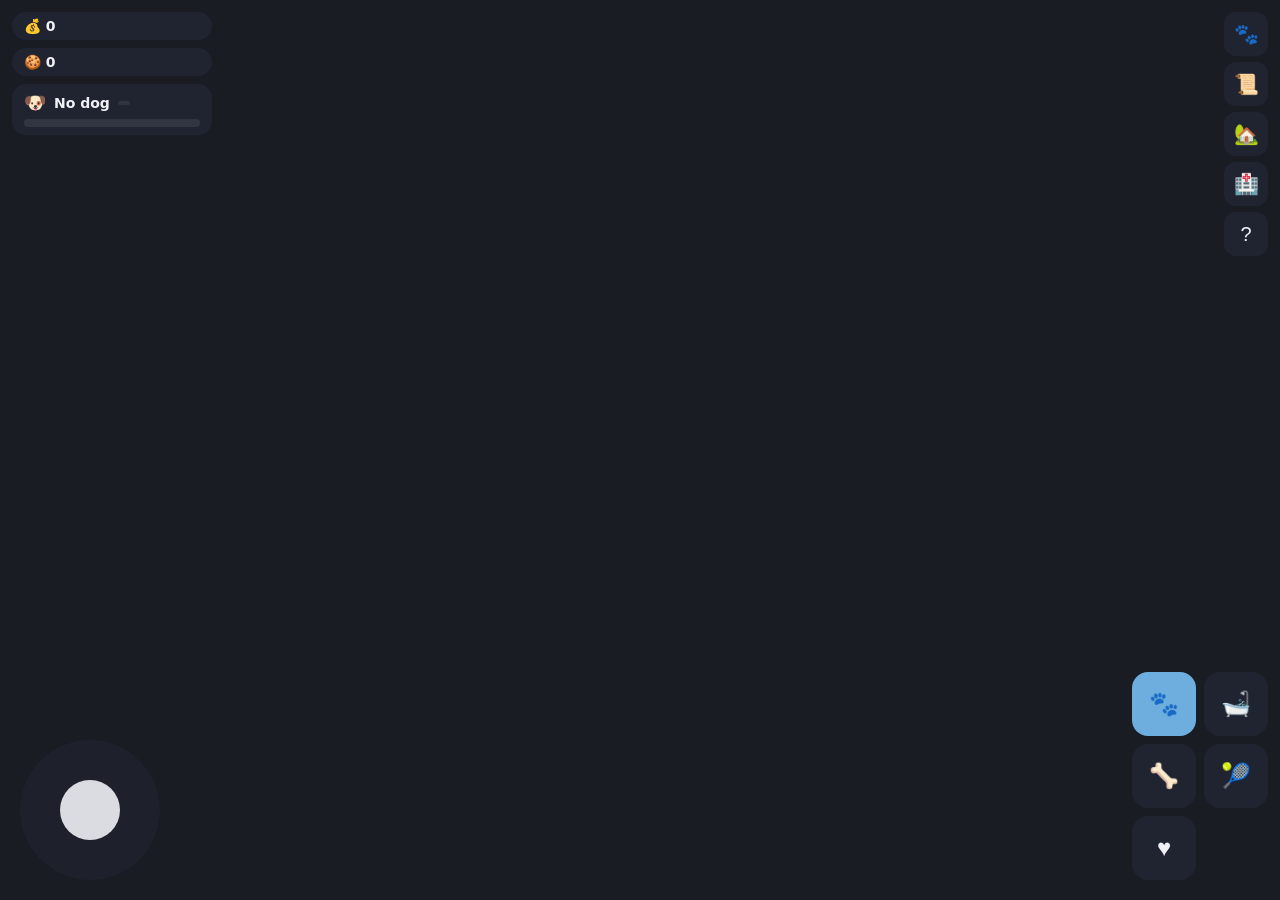
<file: web/index.html>
<!doctype html>
<html lang="en">
<head>
  <meta charset="utf-8" />
  <meta name="viewport" content="width=device-width, initial-scale=1, maximum-scale=1, user-scalable=no, viewport-fit=cover" />
  <meta name="theme-color" content="#1a1c24" />
  <title>Pawprint — Web Prototype</title>
  <link rel="stylesheet" href="./style.css" />
</head>
<body>
  <canvas id="world"></canvas>

  <div id="hud">
    <div id="hud-top-left">
      <div class="pill"><span id="coins">💰 0</span></div>
      <div class="pill"><span id="treats">🍪 0</span></div>
      <div id="active-dog" class="active-dog">
        <div class="active-dog-row">
          <span id="active-emoji">🐶</span>
          <span id="active-name">No dog</span>
          <span id="active-tier" class="tier-badge"></span>
        </div>
        <div class="bond-bar"><div id="bond-fill"></div></div>
        <button id="tier-roll-btn" class="hidden">Tier Roll ✨</button>
      </div>
    </div>

    <div id="hud-top-right">
      <button class="menu-btn" data-panel="inventory">🐾</button>
      <button class="menu-btn" data-panel="quests">📜</button>
      <button class="menu-btn" data-panel="house">🏡</button>
      <button class="menu-btn" data-panel="shelter">🏥</button>
      <button class="menu-btn" data-panel="help">?</button>
    </div>

    <div id="joystick">
      <div id="joystick-nub"></div>
    </div>

    <div id="action-ring">
      <button class="action-btn" data-verb="interact" title="Interact (E)">🐾</button>
      <button class="action-btn" data-verb="groom"    title="Groom (F)">🛁</button>
      <button class="action-btn" data-verb="feed"     title="Feed (G)">🦴</button>
      <button class="action-btn" data-verb="play"     title="Play (H)">🎾</button>
      <button class="action-btn" data-verb="pet"      title="Pet (J)">♥</button>
    </div>

    <div id="toast-container"></div>

    <div id="dialog" class="hidden">
      <div id="dialog-emoji"></div>
      <div id="dialog-text"></div>
      <div id="dialog-actions">
        <button id="dialog-accept" class="btn-primary">Accept</button>
        <button id="dialog-cancel" class="btn-secondary">Maybe later</button>
      </div>
    </div>
  </div>

  <div class="modal hidden" id="panel-inventory">
    <div class="modal-card">
      <div class="modal-head"><h2>My Dogs</h2><button class="close-btn" data-close>✕</button></div>
      <p class="hint">Tap to set as the lead follower (passive bond while they're with you).</p>
      <div id="inventory-grid" class="grid"></div>
    </div>
  </div>

  <div class="modal hidden" id="panel-quests">
    <div class="modal-card">
      <div class="modal-head"><h2>Quests</h2><button class="close-btn" data-close>✕</button></div>
      <div id="active-quest-card" class="quest-active hidden"></div>
      <h3 class="hint">Find a quest giver in the world (📮 🌳 🥐 🪴 🌉) to start a new one.</h3>
    </div>
  </div>

  <div class="modal hidden" id="panel-house">
    <div class="modal-card">
      <div class="modal-head"><h2>My House &amp; Yard</h2><button class="close-btn" data-close>✕</button></div>
      <p class="hint">Your collection on display. Friends visiting can leave one daily treat per day to bump bond.</p>
      <div id="house-yard" class="yard"></div>
    </div>
  </div>

  <div class="modal hidden" id="panel-shelter">
    <div class="modal-card">
      <div class="modal-head"><h2>Shelter</h2><button class="close-btn" data-close>✕</button></div>
      <p class="hint" id="shelter-status">Buy the Vet to open your shelter and start taking in strays.</p>
      <button id="buy-vet-btn" class="btn-primary">Buy Vet (50,000 💰)</button>
      <div id="shelter-list" class="grid"></div>
    </div>
  </div>

  <div class="modal hidden" id="panel-help">
    <div class="modal-card">
      <div class="modal-head"><h2>How to Play</h2><button class="close-btn" data-close>✕</button></div>
      <div class="help">
        <p><b>Move</b> — drag the joystick (touch) or use <kbd>WASD</kbd>/<kbd>↑↓←→</kbd>.</p>
        <p><b>Talk to NPCs</b> — walk up to 📮 🌳 🥐 🪴 🌉 and they'll offer a quest.</p>
        <p><b>Quest markers</b> glow gold. Walk over them or stand close and tap <b>🐾 interact</b>.</p>
        <p><b>Bond up</b> — actions on the right ring (groom, feed, play, pet) raise your active dog's bond. Bond also rises passively while they follow you.</p>
        <p><b>Tier up</b> — when bond crosses a threshold, the <b>Tier Roll ✨</b> button appears. Each roll has a chance based on bond + grooming streak. Failed rolls don't reset bond.</p>
        <p><b>House &amp; Shelter</b> — top-right buttons. Buy the Vet (50,000 coins) to start a shelter; pre-seeded strays demonstrate the intake flow.</p>
        <p>Progress saves to your browser. Clear it from the help panel.</p>
        <button id="reset-progress" class="btn-danger">Reset progress</button>
      </div>
    </div>
  </div>

  <script type="module" src="./app.js"></script>
</body>
</html>
</file>
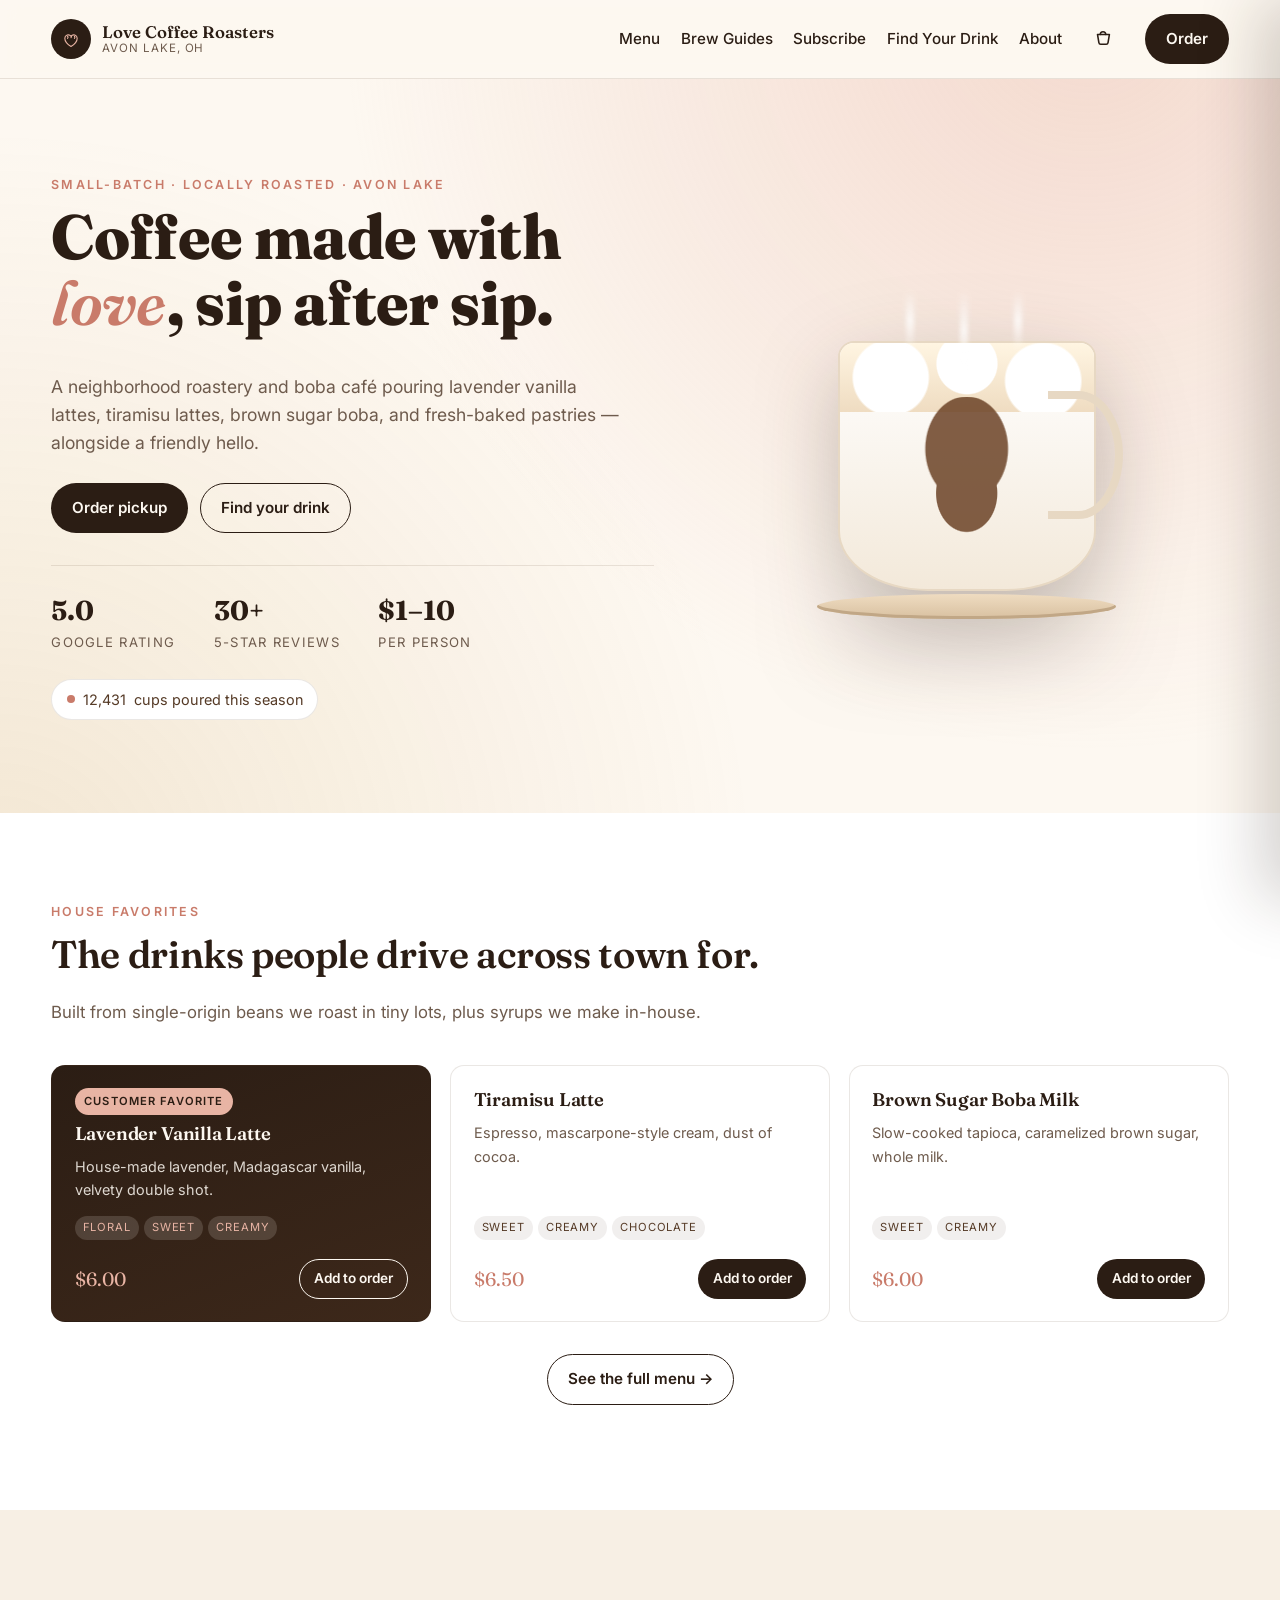
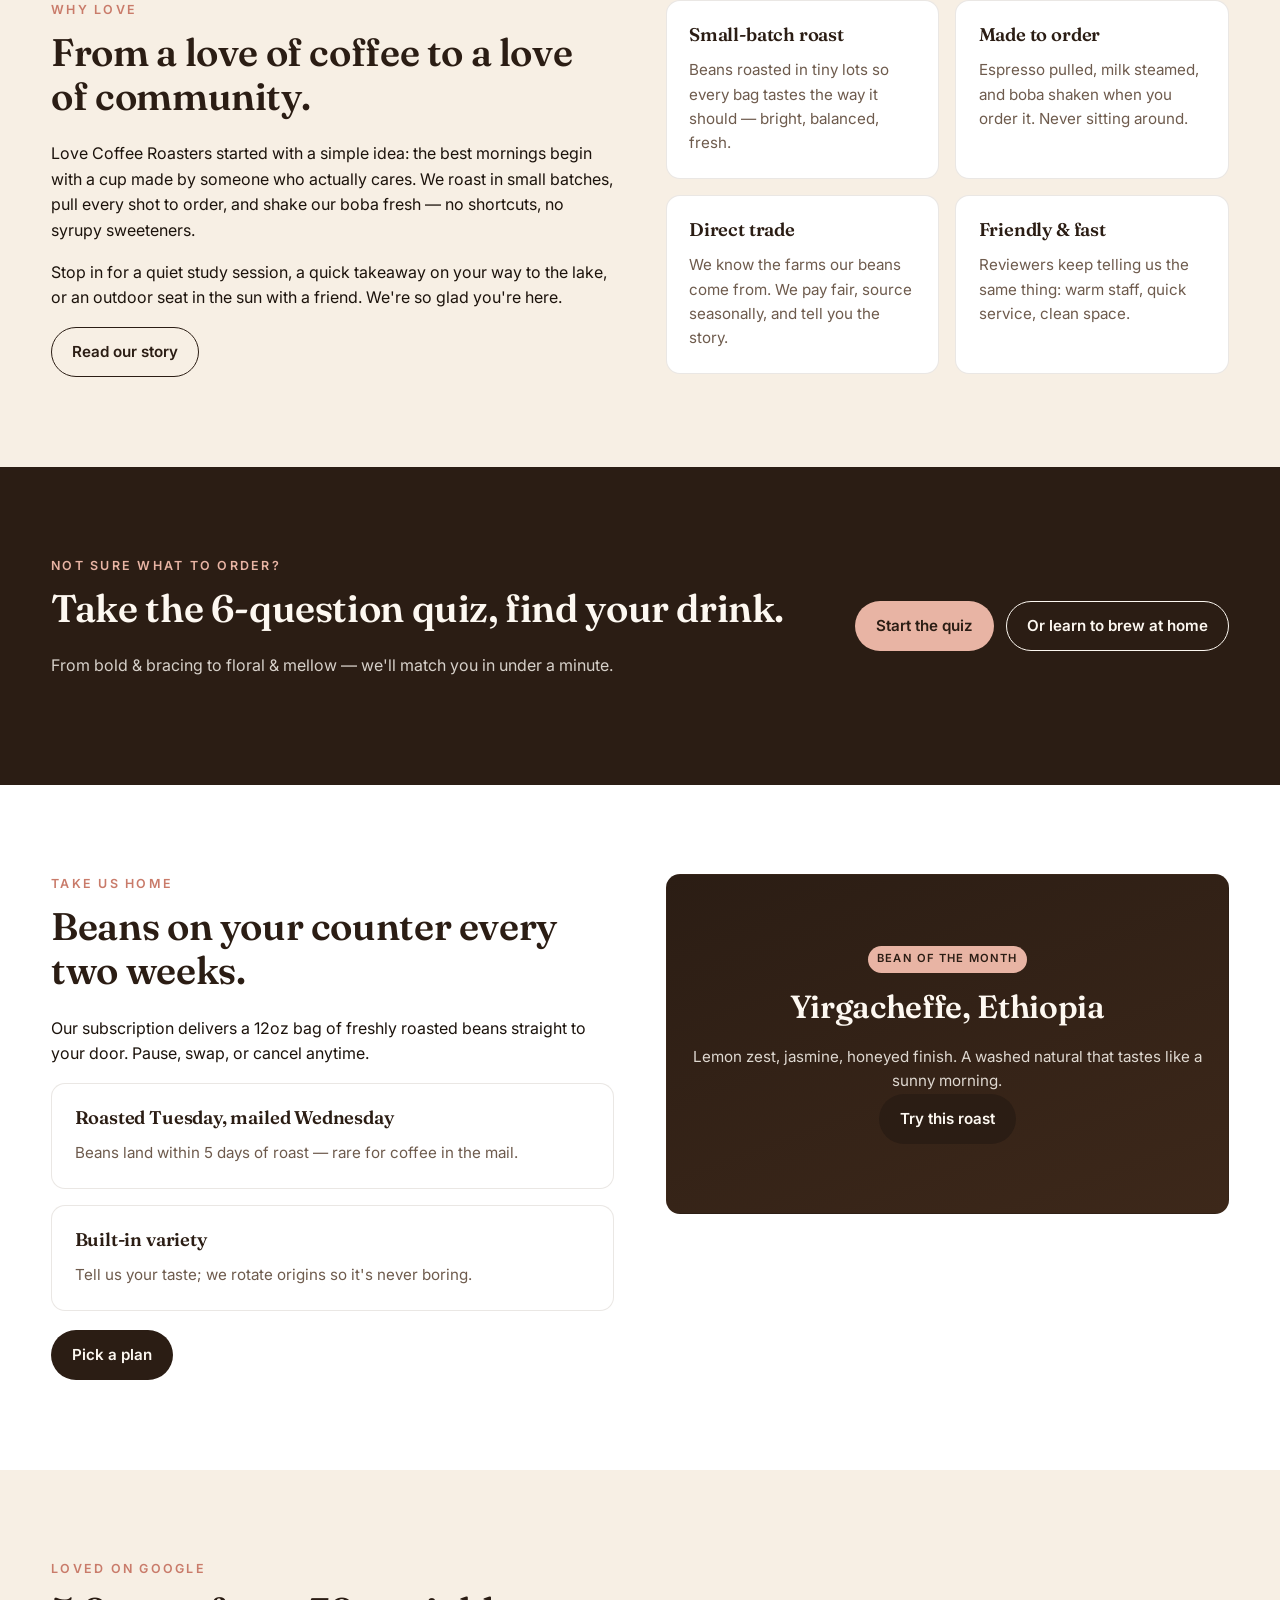
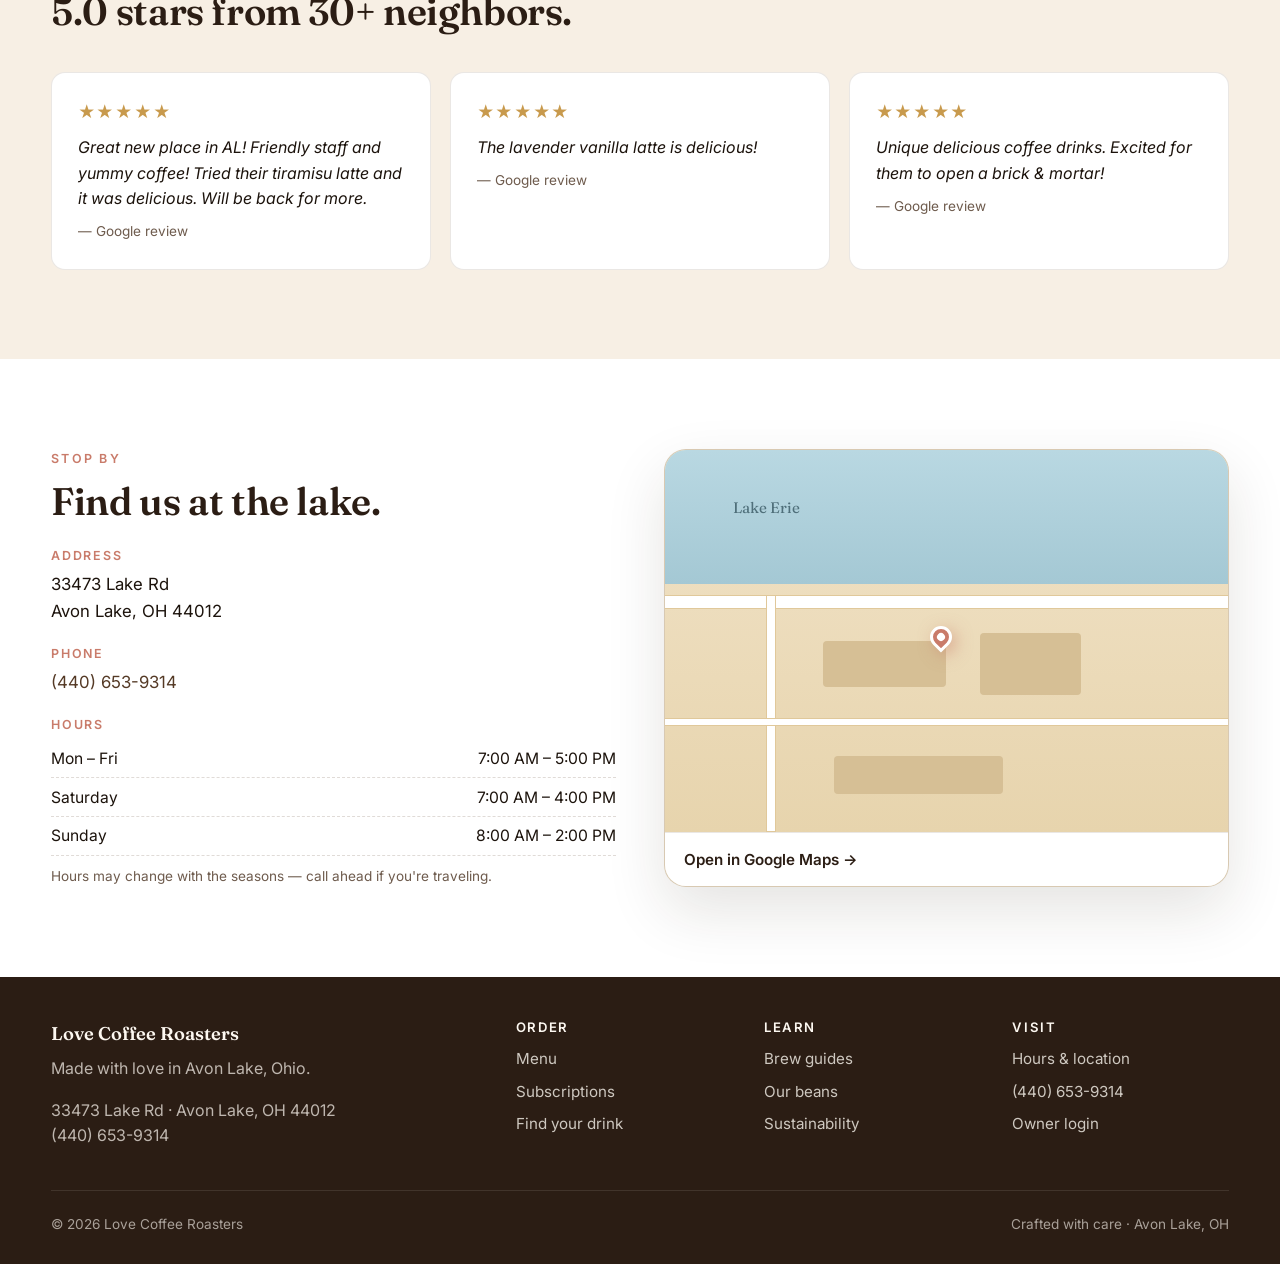
<file: website/index.html>
<!DOCTYPE html>
<html lang="en">
<head>
  <meta charset="UTF-8" />
  <meta name="viewport" content="width=device-width, initial-scale=1.0" />
  <title>Love Coffee Roasters — Avon Lake's small-batch coffee &amp; boba café</title>
  <meta name="description" content="Hand-crafted lattes, single-origin pour-overs, and house-made boba in Avon Lake, OH. 5.0 stars on Google. Order pickup, subscribe, or stop by." />
  <link rel="preconnect" href="https://fonts.googleapis.com" />
  <link rel="preconnect" href="https://fonts.gstatic.com" crossorigin />
  <link href="https://fonts.googleapis.com/css2?family=Fraunces:opsz,wght@9..144,400;9..144,600;9..144,800&family=Inter:wght@400;500;600;700&display=swap" rel="stylesheet" />
  <link rel="stylesheet" href="css/styles.css" />
</head>
<body>
  <!-- header -->
  <header class="site-header" id="top">
    <div class="container nav">
      <a class="brand" href="index.html">
        <span class="brand-mark" aria-hidden="true">
          <svg viewBox="0 0 32 32" width="22" height="22" fill="none" stroke="currentColor" stroke-width="1.6" stroke-linecap="round" stroke-linejoin="round">
            <path d="M16 27c5-3 9-7 9-12a5 5 0 0 0-9-3 5 5 0 0 0-9 3c0 5 4 9 9 12z"/>
            <path d="M11 12c1 1 1 2 0 3M16 11c1 1 1 2 0 3M21 12c1 1 1 2 0 3"/>
          </svg>
        </span>
        <span class="brand-text">
          <span class="brand-name">Love Coffee Roasters</span>
          <span class="brand-tag">Avon Lake, OH</span>
        </span>
      </a>
      <button class="nav-toggle" aria-label="Toggle navigation" aria-expanded="false"><span></span><span></span><span></span></button>
      <nav class="nav-links" aria-label="Primary">
        <a href="menu.html">Menu</a>
        <a href="brew.html">Brew Guides</a>
        <a href="subscribe.html">Subscribe</a>
        <a href="quiz.html">Find Your Drink</a>
        <a href="about.html">About</a>
        <button class="cart-button" data-open-cart aria-label="Open cart">
          <svg viewBox="0 0 24 24" fill="none" stroke="currentColor" stroke-width="1.7" stroke-linecap="round" stroke-linejoin="round"><path d="M6 7h13l-1.5 9a2 2 0 0 1-2 1.7H9.5a2 2 0 0 1-2-1.7L6 7Z"/><path d="M9 7a3 3 0 0 1 6 0"/></svg>
          <span data-cart-count>0</span>
        </button>
        <a class="btn btn-primary" href="menu.html">Order</a>
      </nav>
    </div>
  </header>

  <main>
    <!-- hero -->
    <section class="hero">
      <div class="container hero-grid">
        <div class="hero-copy">
          <p class="eyebrow">Small-batch · Locally roasted · Avon Lake</p>
          <h1>Coffee made with <span class="accent">love</span>, sip after sip.</h1>
          <p class="lede">
            A neighborhood roastery and boba café pouring lavender vanilla lattes,
            tiramisu lattes, brown sugar boba, and fresh-baked pastries — alongside
            a friendly hello.
          </p>
          <div class="hero-cta">
            <a class="btn btn-primary" href="menu.html">Order pickup</a>
            <a class="btn btn-outline" href="quiz.html">Find your drink</a>
          </div>
          <ul class="hero-stats" aria-label="At a glance">
            <li><strong>5.0</strong><span>Google rating</span></li>
            <li><strong>30+</strong><span>5-star reviews</span></li>
            <li><strong>$1–10</strong><span>per person</span></li>
          </ul>
          <p style="margin-top:1.6rem">
            <span class="pour-counter"><span class="dot"></span><span id="pour-count">12,431</span> cups poured this season</span>
          </p>
        </div>
        <div class="hero-visual" aria-hidden="true">
          <div class="cup">
            <div class="cup-body"><div class="cup-foam"></div><div class="cup-art"></div></div>
            <div class="cup-handle"></div>
            <div class="cup-saucer"></div>
            <div class="steam s1"></div><div class="steam s2"></div><div class="steam s3"></div>
          </div>
        </div>
      </div>
    </section>

    <!-- featured drinks -->
    <section class="section section-milk">
      <div class="container">
        <div class="section-head">
          <p class="eyebrow">House favorites</p>
          <h2>The drinks people drive across town for.</h2>
          <p class="section-sub">Built from single-origin beans we roast in tiny lots, plus syrups we make in-house.</p>
        </div>
        <div class="menu-grid" id="featured-grid"><!-- populated by featured.js --></div>
        <p style="text-align:center; margin-top:2rem;">
          <a class="btn btn-outline" href="menu.html">See the full menu →</a>
        </p>
      </div>
    </section>

    <!-- about / values -->
    <section class="section section-cream">
      <div class="container about-grid">
        <div>
          <p class="eyebrow">Why love</p>
          <h2>From a love of coffee to a love of community.</h2>
          <p>Love Coffee Roasters started with a simple idea: the best mornings begin
            with a cup made by someone who actually cares. We roast in small batches,
            pull every shot to order, and shake our boba fresh — no shortcuts, no
            syrupy sweeteners.</p>
          <p>Stop in for a quiet study session, a quick takeaway on your way to the
            lake, or an outdoor seat in the sun with a friend. We're so glad you're here.</p>
          <a class="btn btn-outline" href="about.html">Read our story</a>
        </div>
        <ul class="value-cards" aria-label="What we're about">
          <li><h3>Small-batch roast</h3><p>Beans roasted in tiny lots so every bag tastes the way it should — bright, balanced, fresh.</p></li>
          <li><h3>Made to order</h3><p>Espresso pulled, milk steamed, and boba shaken when you order it. Never sitting around.</p></li>
          <li><h3>Direct trade</h3><p>We know the farms our beans come from. We pay fair, source seasonally, and tell you the story.</p></li>
          <li><h3>Friendly &amp; fast</h3><p>Reviewers keep telling us the same thing: warm staff, quick service, clean space.</p></li>
        </ul>
      </div>
    </section>

    <!-- find your drink CTA -->
    <section class="section section-dark">
      <div class="container cta-strip">
        <div>
          <p class="eyebrow">Not sure what to order?</p>
          <h2>Take the 6-question quiz, find your drink.</h2>
          <p>From bold &amp; bracing to floral &amp; mellow — we'll match you in under a minute.</p>
        </div>
        <div class="cta-actions">
          <a class="btn btn-primary" href="quiz.html">Start the quiz</a>
          <a class="btn btn-outline" href="brew.html">Or learn to brew at home</a>
        </div>
      </div>
    </section>

    <!-- subscribe / retail -->
    <section class="section section-milk">
      <div class="container about-grid">
        <div>
          <p class="eyebrow">Take us home</p>
          <h2>Beans on your counter every two weeks.</h2>
          <p>Our subscription delivers a 12oz bag of freshly roasted beans straight to
            your door. Pause, swap, or cancel anytime.</p>
          <ul class="value-cards" style="grid-template-columns:1fr;">
            <li><h3>Roasted Tuesday, mailed Wednesday</h3><p>Beans land within 5 days of roast — rare for coffee in the mail.</p></li>
            <li><h3>Built-in variety</h3><p>Tell us your taste; we rotate origins so it's never boring.</p></li>
          </ul>
          <a class="btn btn-primary" href="subscribe.html" style="margin-top:1.2rem;">Pick a plan</a>
        </div>
        <div class="card featured" style="display:flex; align-items:center; justify-content:center; min-height:340px; text-align:center;">
          <div>
            <span class="badge" style="background:var(--blush);">Bean of the month</span>
            <h2 style="color:var(--cream); margin-top:1rem; font-size:2rem;">Yirgacheffe, Ethiopia</h2>
            <p style="color:rgba(253,248,241,0.85);">Lemon zest, jasmine, honeyed finish. A washed natural that tastes like a sunny morning.</p>
            <a class="btn btn-primary" href="subscribe.html">Try this roast</a>
          </div>
        </div>
      </div>
    </section>

    <!-- reviews -->
    <section class="section section-cream">
      <div class="container">
        <div class="section-head">
          <p class="eyebrow">Loved on Google</p>
          <h2>5.0 stars from 30+ neighbors.</h2>
        </div>
        <div class="card-grid">
          <figure class="review-card">
            <div class="stars" aria-label="5 out of 5">★★★★★</div>
            <blockquote>Great new place in AL! Friendly staff and yummy coffee! Tried their tiramisu latte and it was delicious. Will be back for more.</blockquote>
            <figcaption>— Google review</figcaption>
          </figure>
          <figure class="review-card">
            <div class="stars" aria-label="5 out of 5">★★★★★</div>
            <blockquote>The lavender vanilla latte is delicious!</blockquote>
            <figcaption>— Google review</figcaption>
          </figure>
          <figure class="review-card">
            <div class="stars" aria-label="5 out of 5">★★★★★</div>
            <blockquote>Unique delicious coffee drinks. Excited for them to open a brick &amp; mortar!</blockquote>
            <figcaption>— Google review</figcaption>
          </figure>
        </div>
      </div>
    </section>

    <!-- visit -->
    <section class="section section-milk" id="visit">
      <div class="container visit-grid">
        <div>
          <p class="eyebrow">Stop by</p>
          <h2>Find us at the lake.</h2>
          <dl class="visit-list">
            <div><dt>Address</dt><dd>33473 Lake Rd<br>Avon Lake, OH 44012</dd></div>
            <div><dt>Phone</dt><dd><a href="tel:+14406539314">(440) 653-9314</a></dd></div>
            <div><dt>Hours</dt><dd>
              <span class="hours-row"><span>Mon – Fri</span><span>7:00 AM – 5:00 PM</span></span>
              <span class="hours-row"><span>Saturday</span><span>7:00 AM – 4:00 PM</span></span>
              <span class="hours-row"><span>Sunday</span><span>8:00 AM – 2:00 PM</span></span>
              <span class="hours-note">Hours may change with the seasons — call ahead if you're traveling.</span>
            </dd></div>
          </dl>
        </div>
        <a class="map-card" href="https://www.google.com/maps/search/?api=1&query=33473+Lake+Rd+Avon+Lake+OH+44012" target="_blank" rel="noopener" aria-label="Open in Google Maps">
          <div class="map-art" aria-hidden="true">
            <div class="map-water"></div>
            <span class="map-label-water">Lake Erie</span>
            <div class="map-road r1"></div>
            <div class="map-road r2"></div>
            <div class="map-road r3"></div>
            <div class="map-block b1"></div>
            <div class="map-block b2"></div>
            <div class="map-block b3"></div>
            <div class="map-pin"></div>
          </div>
          <span class="map-card-foot">Open in Google Maps →</span>
        </a>
      </div>
    </section>
  </main>

  <!-- footer -->
  <footer class="site-footer">
    <div class="container">
      <div class="footer-grid">
        <div>
          <span class="brand-name" style="color:var(--cream); font-size:1.15rem;">Love Coffee Roasters</span>
          <p style="color:rgba(253,248,241,0.7); margin-top:0.5rem;">Made with love in Avon Lake, Ohio.</p>
          <p style="color:rgba(253,248,241,0.7);">33473 Lake Rd · Avon Lake, OH 44012<br>(440) 653-9314</p>
        </div>
        <div><h4>Order</h4><a href="menu.html">Menu</a><a href="subscribe.html">Subscriptions</a><a href="quiz.html">Find your drink</a></div>
        <div><h4>Learn</h4><a href="brew.html">Brew guides</a><a href="about.html#beans">Our beans</a><a href="about.html#sustain">Sustainability</a></div>
        <div><h4>Visit</h4><a href="about.html#visit">Hours &amp; location</a><a href="tel:+14406539314">(440) 653-9314</a><a href="admin.html">Owner login</a></div>
      </div>
      <div class="footer-bottom">
        <span>© <span id="year">2026</span> Love Coffee Roasters</span>
        <span>Crafted with care · Avon Lake, OH</span>
      </div>
    </div>
  </footer>

  <!-- cart drawer -->
  <aside id="cart-drawer" class="drawer" aria-label="Shopping cart" role="dialog">
    <div class="drawer-backdrop" data-close-cart></div>
    <div class="drawer-panel">
      <header class="drawer-head">
        <h2>Your cart</h2>
        <button class="drawer-close" data-close-cart aria-label="Close cart">×</button>
      </header>
      <div class="drawer-body" data-cart-list></div>
      <footer class="drawer-foot" data-cart-totals></footer>
    </div>
  </aside>

  <script src="js/data.js"></script>
  <script src="js/store.js"></script>
  <script src="js/ui.js"></script>
  <script>
    // Render featured cards on home page
    document.addEventListener("DOMContentLoaded", function () {
      const grid = document.getElementById("featured-grid");
      if (!grid) return;
      const featured = Store.getMenu().filter((m) => m.featured);
      grid.innerHTML = featured.map((m, i) => `
        <article class="menu-item ${i === 0 ? "featured" : ""}">
          ${i === 0 ? '<span class="badge">Customer favorite</span>' : ""}
          <h3>${m.name}</h3>
          <p>${m.tagline}</p>
          <div class="flavor-tags">${m.flavor.map((f) => `<span>${f}</span>`).join("")}</div>
          <div class="row">
            <span class="price">${Store.fmtUSD(m.price)}</span>
            <a class="btn ${i === 0 ? "btn-outline" : "btn-primary"} btn-sm" href="menu.html#${m.id}">Add to order</a>
          </div>
        </article>`).join("");

      // Animate the pour counter (cosmetic; tickles up over time)
      const counter = document.getElementById("pour-count");
      if (counter) {
        let n = parseInt(counter.textContent.replace(/,/g, ""), 10) || 12431;
        setInterval(() => {
          if (Math.random() < 0.55) {
            n += 1;
            counter.textContent = n.toLocaleString();
          }
        }, 5000);
      }
    });
  </script>
</body>
</html>
</file>
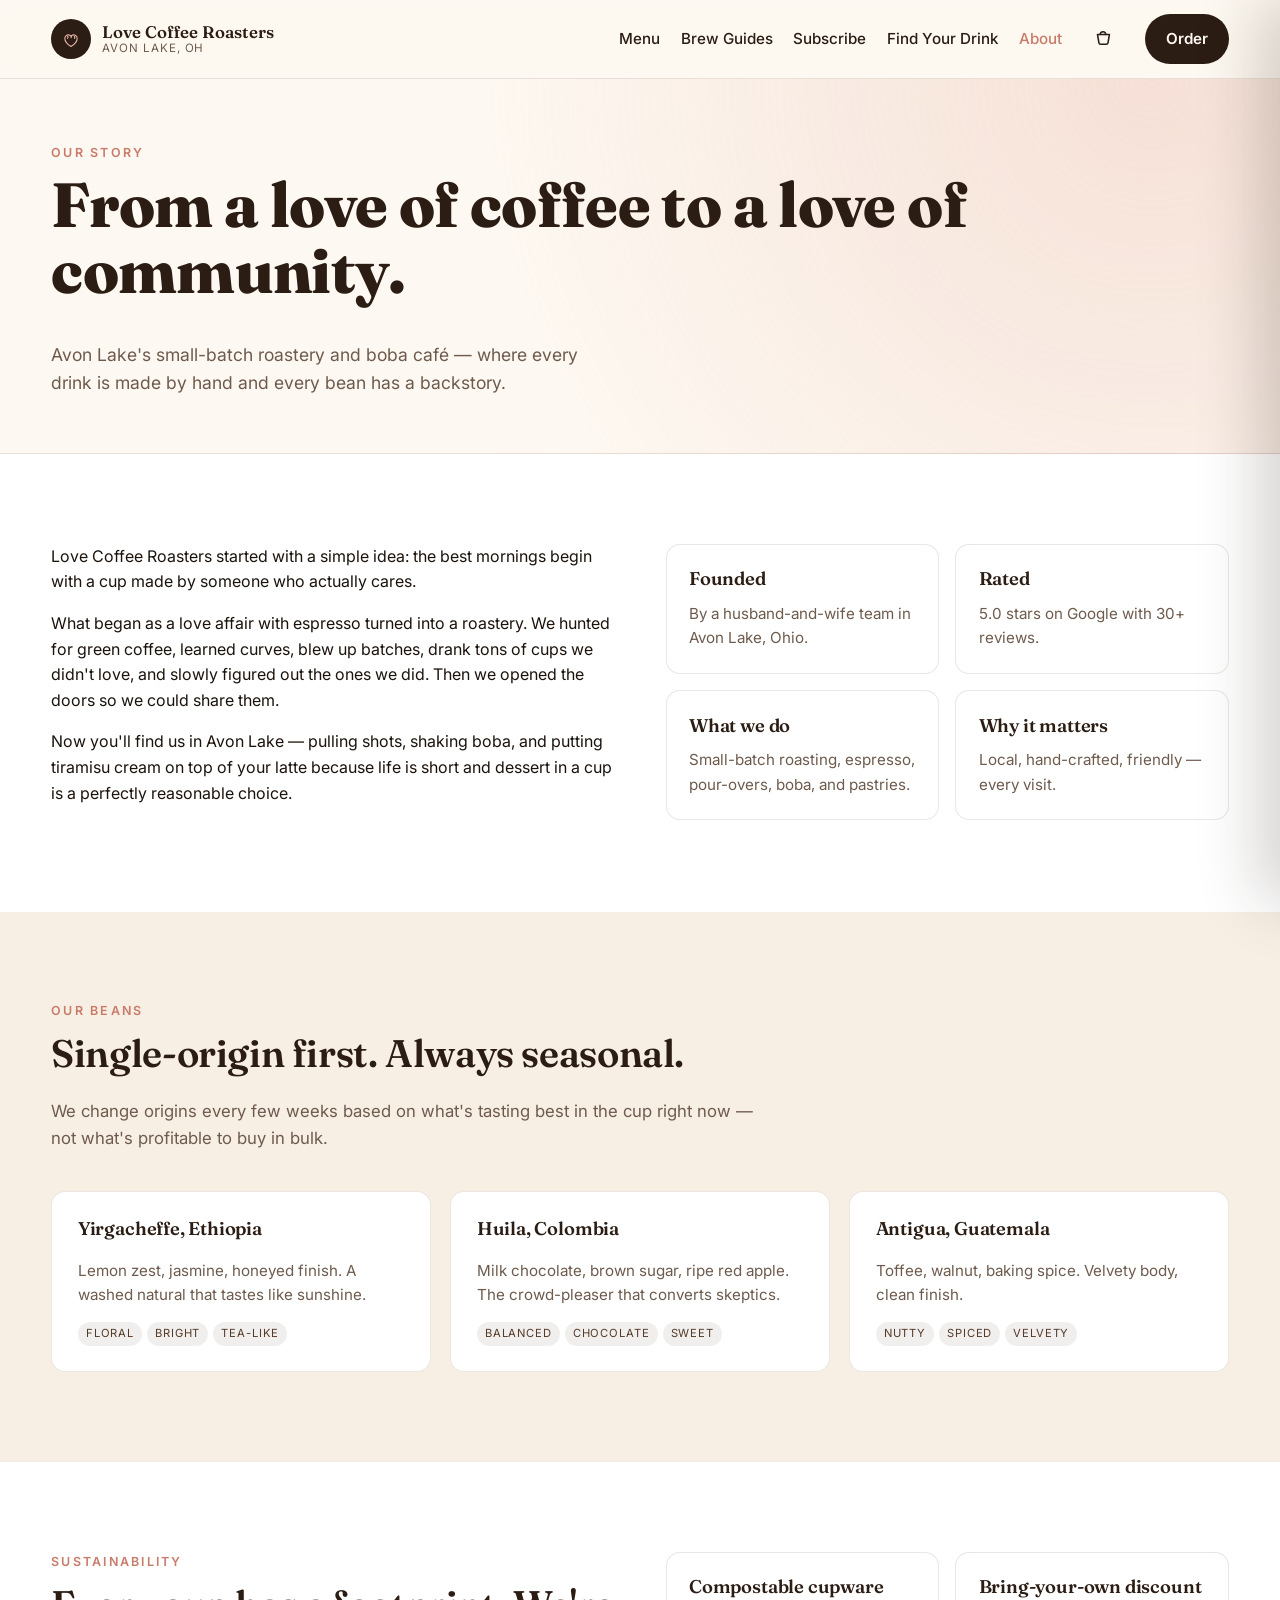
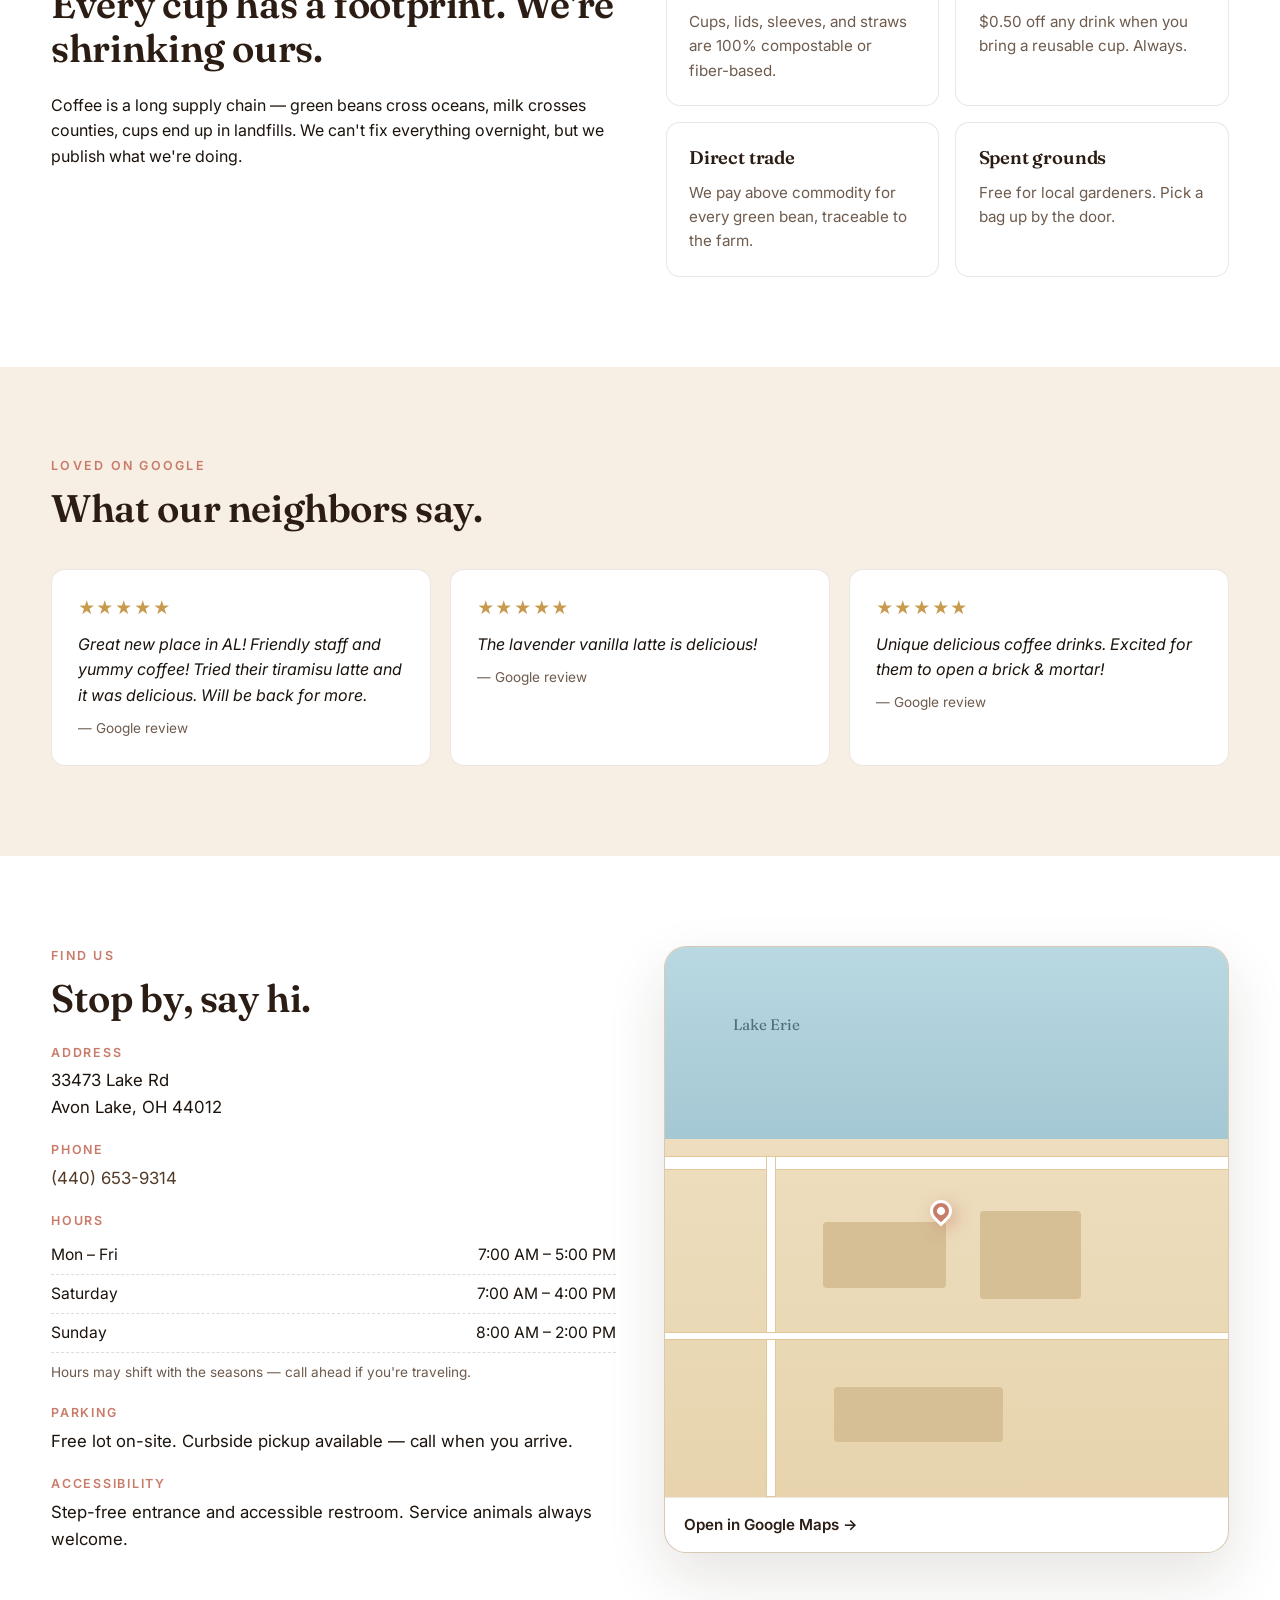
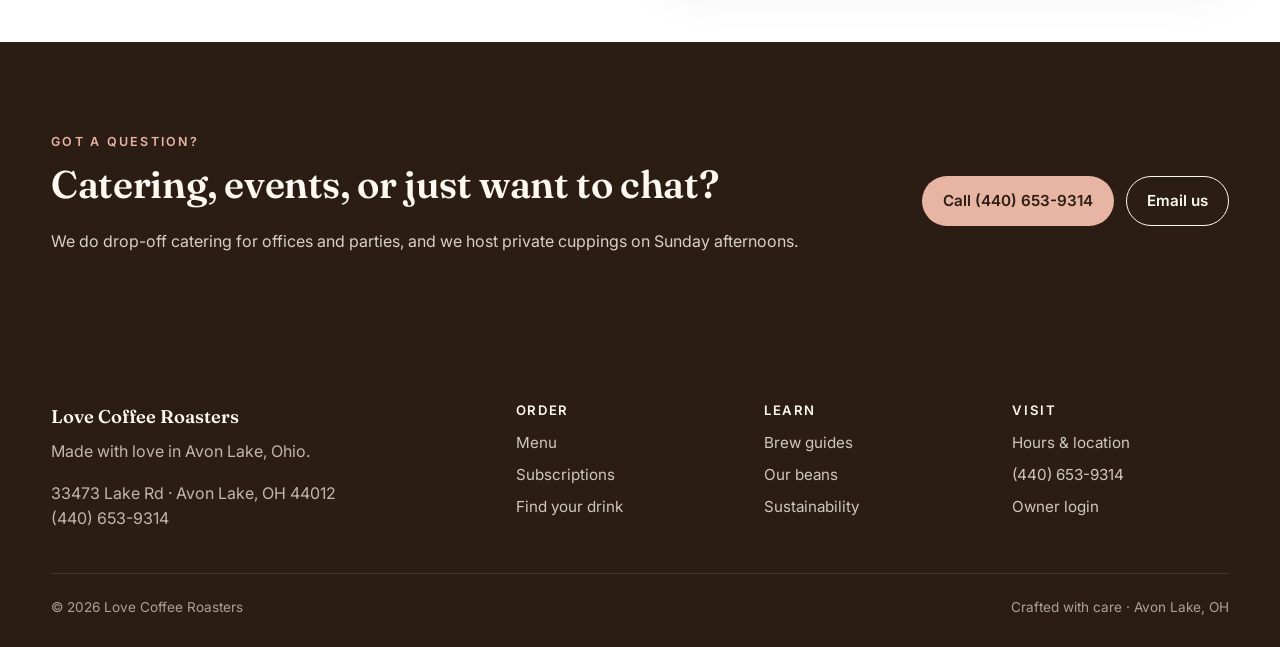
<file: website/about.html>
<!DOCTYPE html>
<html lang="en">
<head>
  <meta charset="UTF-8" />
  <meta name="viewport" content="width=device-width, initial-scale=1.0" />
  <title>About — Love Coffee Roasters</title>
  <meta name="description" content="Our story, our beans, our sustainability commitments, and how to find the shop in Avon Lake, OH." />
  <link rel="preconnect" href="https://fonts.googleapis.com" />
  <link rel="preconnect" href="https://fonts.gstatic.com" crossorigin />
  <link href="https://fonts.googleapis.com/css2?family=Fraunces:opsz,wght@9..144,400;9..144,600;9..144,800&family=Inter:wght@400;500;600;700&display=swap" rel="stylesheet" />
  <link rel="stylesheet" href="css/styles.css" />
</head>
<body>
  <header class="site-header">
    <div class="container nav">
      <a class="brand" href="index.html">
        <span class="brand-mark" aria-hidden="true">
          <svg viewBox="0 0 32 32" width="22" height="22" fill="none" stroke="currentColor" stroke-width="1.6" stroke-linecap="round" stroke-linejoin="round">
            <path d="M16 27c5-3 9-7 9-12a5 5 0 0 0-9-3 5 5 0 0 0-9 3c0 5 4 9 9 12z"/>
            <path d="M11 12c1 1 1 2 0 3M16 11c1 1 1 2 0 3M21 12c1 1 1 2 0 3"/>
          </svg>
        </span>
        <span class="brand-text"><span class="brand-name">Love Coffee Roasters</span><span class="brand-tag">Avon Lake, OH</span></span>
      </a>
      <button class="nav-toggle" aria-label="Toggle navigation" aria-expanded="false"><span></span><span></span><span></span></button>
      <nav class="nav-links" aria-label="Primary">
        <a href="menu.html">Menu</a>
        <a href="brew.html">Brew Guides</a>
        <a href="subscribe.html">Subscribe</a>
        <a href="quiz.html">Find Your Drink</a>
        <a href="about.html" class="active">About</a>
        <button class="cart-button" data-open-cart aria-label="Open cart">
          <svg viewBox="0 0 24 24" fill="none" stroke="currentColor" stroke-width="1.7" stroke-linecap="round" stroke-linejoin="round"><path d="M6 7h13l-1.5 9a2 2 0 0 1-2 1.7H9.5a2 2 0 0 1-2-1.7L6 7Z"/><path d="M9 7a3 3 0 0 1 6 0"/></svg>
          <span data-cart-count>0</span>
        </button>
        <a class="btn btn-primary" href="menu.html">Order</a>
      </nav>
    </div>
  </header>

  <main>
    <section class="page-head">
      <div class="container">
        <p class="eyebrow">Our story</p>
        <h1>From a love of coffee to a love of community.</h1>
        <p class="lede">Avon Lake's small-batch roastery and boba café — where every drink is made by hand and every bean has a backstory.</p>
      </div>
    </section>

    <section class="section section-milk">
      <div class="container about-grid">
        <div>
          <p>Love Coffee Roasters started with a simple idea: the best mornings begin with a cup made by someone who actually cares.</p>
          <p>What began as a love affair with espresso turned into a roastery. We hunted for green coffee, learned curves, blew up batches, drank tons of cups we didn't love, and slowly figured out the ones we did. Then we opened the doors so we could share them.</p>
          <p>Now you'll find us in Avon Lake — pulling shots, shaking boba, and putting tiramisu cream on top of your latte because life is short and dessert in a cup is a perfectly reasonable choice.</p>
        </div>
        <ul class="value-cards">
          <li><h3>Founded</h3><p>By a husband-and-wife team in Avon Lake, Ohio.</p></li>
          <li><h3>Rated</h3><p>5.0 stars on Google with 30+ reviews.</p></li>
          <li><h3>What we do</h3><p>Small-batch roasting, espresso, pour-overs, boba, and pastries.</p></li>
          <li><h3>Why it matters</h3><p>Local, hand-crafted, friendly — every visit.</p></li>
        </ul>
      </div>
    </section>

    <section class="section section-cream" id="beans">
      <div class="container">
        <div class="section-head">
          <p class="eyebrow">Our beans</p>
          <h2>Single-origin first. Always seasonal.</h2>
          <p class="section-sub">We change origins every few weeks based on what's tasting best in the cup right now — not what's profitable to buy in bulk.</p>
        </div>
        <div class="card-grid">
          <article class="card">
            <h3>Yirgacheffe, Ethiopia</h3>
            <p>Lemon zest, jasmine, honeyed finish. A washed natural that tastes like sunshine.</p>
            <div class="flavor-tags"><span>floral</span><span>bright</span><span>tea-like</span></div>
          </article>
          <article class="card">
            <h3>Huila, Colombia</h3>
            <p>Milk chocolate, brown sugar, ripe red apple. The crowd-pleaser that converts skeptics.</p>
            <div class="flavor-tags"><span>balanced</span><span>chocolate</span><span>sweet</span></div>
          </article>
          <article class="card">
            <h3>Antigua, Guatemala</h3>
            <p>Toffee, walnut, baking spice. Velvety body, clean finish.</p>
            <div class="flavor-tags"><span>nutty</span><span>spiced</span><span>velvety</span></div>
          </article>
        </div>
      </div>
    </section>

    <section class="section section-milk" id="sustain">
      <div class="container about-grid">
        <div>
          <p class="eyebrow">Sustainability</p>
          <h2>Every cup has a footprint. We're shrinking ours.</h2>
          <p>Coffee is a long supply chain — green beans cross oceans, milk crosses counties, cups end up in landfills. We can't fix everything overnight, but we publish what we're doing.</p>
        </div>
        <ul class="value-cards">
          <li><h3>Compostable cupware</h3><p>Cups, lids, sleeves, and straws are 100% compostable or fiber-based.</p></li>
          <li><h3>Bring-your-own discount</h3><p>$0.50 off any drink when you bring a reusable cup. Always.</p></li>
          <li><h3>Direct trade</h3><p>We pay above commodity for every green bean, traceable to the farm.</p></li>
          <li><h3>Spent grounds</h3><p>Free for local gardeners. Pick a bag up by the door.</p></li>
        </ul>
      </div>
    </section>

    <section class="section section-cream">
      <div class="container">
        <div class="section-head">
          <p class="eyebrow">Loved on Google</p>
          <h2>What our neighbors say.</h2>
        </div>
        <div class="card-grid">
          <figure class="review-card"><div class="stars">★★★★★</div><blockquote>Great new place in AL! Friendly staff and yummy coffee! Tried their tiramisu latte and it was delicious. Will be back for more.</blockquote><figcaption>— Google review</figcaption></figure>
          <figure class="review-card"><div class="stars">★★★★★</div><blockquote>The lavender vanilla latte is delicious!</blockquote><figcaption>— Google review</figcaption></figure>
          <figure class="review-card"><div class="stars">★★★★★</div><blockquote>Unique delicious coffee drinks. Excited for them to open a brick &amp; mortar!</blockquote><figcaption>— Google review</figcaption></figure>
        </div>
      </div>
    </section>

    <section class="section section-milk" id="visit">
      <div class="container visit-grid">
        <div>
          <p class="eyebrow">Find us</p>
          <h2>Stop by, say hi.</h2>
          <dl class="visit-list">
            <div><dt>Address</dt><dd>33473 Lake Rd<br>Avon Lake, OH 44012</dd></div>
            <div><dt>Phone</dt><dd><a href="tel:+14406539314">(440) 653-9314</a></dd></div>
            <div><dt>Hours</dt><dd>
              <span class="hours-row"><span>Mon – Fri</span><span>7:00 AM – 5:00 PM</span></span>
              <span class="hours-row"><span>Saturday</span><span>7:00 AM – 4:00 PM</span></span>
              <span class="hours-row"><span>Sunday</span><span>8:00 AM – 2:00 PM</span></span>
              <span class="hours-note">Hours may shift with the seasons — call ahead if you're traveling.</span>
            </dd></div>
            <div><dt>Parking</dt><dd>Free lot on-site. Curbside pickup available — call when you arrive.</dd></div>
            <div><dt>Accessibility</dt><dd>Step-free entrance and accessible restroom. Service animals always welcome.</dd></div>
          </dl>
        </div>
        <a class="map-card" href="https://www.google.com/maps/search/?api=1&query=33473+Lake+Rd+Avon+Lake+OH+44012" target="_blank" rel="noopener" aria-label="Open in Google Maps">
          <div class="map-art" aria-hidden="true">
            <div class="map-water"></div>
            <span class="map-label-water">Lake Erie</span>
            <div class="map-road r1"></div>
            <div class="map-road r2"></div>
            <div class="map-road r3"></div>
            <div class="map-block b1"></div>
            <div class="map-block b2"></div>
            <div class="map-block b3"></div>
            <div class="map-pin"></div>
          </div>
          <span class="map-card-foot">Open in Google Maps →</span>
        </a>
      </div>
    </section>

    <section class="section section-dark">
      <div class="container cta-strip">
        <div>
          <p class="eyebrow">Got a question?</p>
          <h2>Catering, events, or just want to chat?</h2>
          <p>We do drop-off catering for offices and parties, and we host private cuppings on Sunday afternoons.</p>
        </div>
        <div class="cta-actions">
          <a class="btn btn-primary" href="tel:+14406539314">Call (440) 653-9314</a>
          <a class="btn btn-outline" href="mailto:hello@lovecoffeeroastingco.com">Email us</a>
        </div>
      </div>
    </section>
  </main>

  <footer class="site-footer">
    <div class="container">
      <div class="footer-grid">
        <div>
          <span class="brand-name" style="color:var(--cream); font-size:1.15rem;">Love Coffee Roasters</span>
          <p style="color:rgba(253,248,241,0.7); margin-top:0.5rem;">Made with love in Avon Lake, Ohio.</p>
          <p style="color:rgba(253,248,241,0.7);">33473 Lake Rd · Avon Lake, OH 44012<br>(440) 653-9314</p>
        </div>
        <div><h4>Order</h4><a href="menu.html">Menu</a><a href="subscribe.html">Subscriptions</a><a href="quiz.html">Find your drink</a></div>
        <div><h4>Learn</h4><a href="brew.html">Brew guides</a><a href="about.html#beans">Our beans</a><a href="about.html#sustain">Sustainability</a></div>
        <div><h4>Visit</h4><a href="about.html#visit">Hours &amp; location</a><a href="tel:+14406539314">(440) 653-9314</a><a href="admin.html">Owner login</a></div>
      </div>
      <div class="footer-bottom">
        <span>© <span id="year">2026</span> Love Coffee Roasters</span>
        <span>Crafted with care · Avon Lake, OH</span>
      </div>
    </div>
  </footer>

  <aside id="cart-drawer" class="drawer" aria-label="Shopping cart" role="dialog">
    <div class="drawer-backdrop" data-close-cart></div>
    <div class="drawer-panel">
      <header class="drawer-head"><h2>Your cart</h2><button class="drawer-close" data-close-cart aria-label="Close cart">×</button></header>
      <div class="drawer-body" data-cart-list></div>
      <footer class="drawer-foot" data-cart-totals></footer>
    </div>
  </aside>

  <script src="js/data.js"></script>
  <script src="js/store.js"></script>
  <script src="js/ui.js"></script>
</body>
</html>
</file>
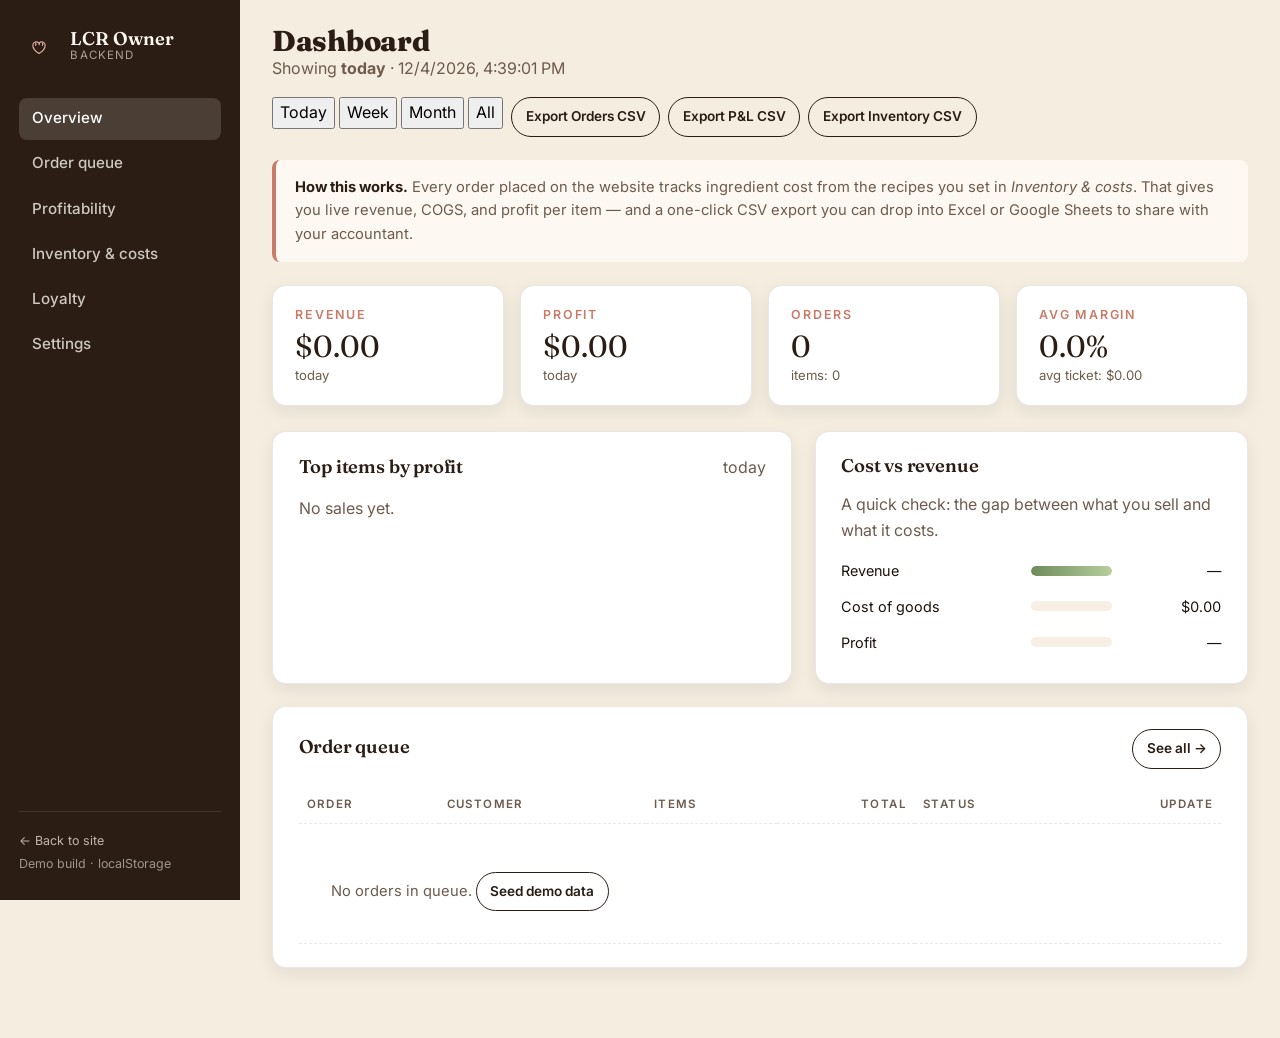
<file: website/admin.html>
<!DOCTYPE html>
<html lang="en">
<head>
  <meta charset="UTF-8" />
  <meta name="viewport" content="width=device-width, initial-scale=1.0" />
  <title>Owner Dashboard — Love Coffee Roasters</title>
  <meta name="robots" content="noindex" />
  <link rel="preconnect" href="https://fonts.googleapis.com" />
  <link rel="preconnect" href="https://fonts.gstatic.com" crossorigin />
  <link href="https://fonts.googleapis.com/css2?family=Fraunces:opsz,wght@9..144,400;9..144,600;9..144,800&family=Inter:wght@400;500;600;700&display=swap" rel="stylesheet" />
  <link rel="stylesheet" href="css/styles.css" />
  <link rel="stylesheet" href="css/admin.css" />
</head>
<body class="admin">
  <div class="admin-layout">
    <aside class="admin-sidebar">
      <a class="brand" href="index.html" style="color:var(--cream);">
        <span class="brand-mark" aria-hidden="true">
          <svg viewBox="0 0 32 32" width="22" height="22" fill="none" stroke="currentColor" stroke-width="1.6" stroke-linecap="round" stroke-linejoin="round">
            <path d="M16 27c5-3 9-7 9-12a5 5 0 0 0-9-3 5 5 0 0 0-9 3c0 5 4 9 9 12z"/>
            <path d="M11 12c1 1 1 2 0 3M16 11c1 1 1 2 0 3M21 12c1 1 1 2 0 3"/>
          </svg>
        </span>
        <span class="brand-text">
          <span class="brand-name">LCR Owner</span>
          <span class="brand-tag">Backend</span>
        </span>
      </a>
      <nav class="admin-nav">
        <a href="#overview" data-tab="overview" class="active">Overview</a>
        <a href="#queue" data-tab="queue">Order queue</a>
        <a href="#products" data-tab="products">Profitability</a>
        <a href="#inventory" data-tab="inventory">Inventory &amp; costs</a>
        <a href="#loyalty" data-tab="loyalty">Loyalty</a>
        <a href="#settings" data-tab="settings">Settings</a>
      </nav>
      <div class="admin-foot">
        <a href="index.html">← Back to site</a>
        <span>Demo build · localStorage</span>
      </div>
    </aside>

    <main class="admin-main">
      <div class="admin-head">
        <div>
          <h1>Dashboard</h1>
          <p class="muted" style="margin:0;">Showing <strong data-range-label>today</strong> · <span id="now-stamp"></span></p>
        </div>
        <div class="actions">
          <div class="filters">
            <button data-range="today" class="active">Today</button>
            <button data-range="week">Week</button>
            <button data-range="month">Month</button>
            <button data-range="all">All</button>
          </div>
          <button class="btn btn-outline btn-sm" id="csv-orders">Export Orders CSV</button>
          <button class="btn btn-outline btn-sm" id="csv-products">Export P&amp;L CSV</button>
          <button class="btn btn-outline btn-sm" id="csv-inventory">Export Inventory CSV</button>
        </div>
      </div>

      <!-- Overview -->
      <section data-panel="overview">
        <div class="help">
          <strong>How this works.</strong> Every order placed on the website tracks
          ingredient cost from the recipes you set in <em>Inventory &amp; costs</em>.
          That gives you live revenue, COGS, and profit per item — and a one-click
          CSV export you can drop into Excel or Google Sheets to share with your
          accountant.
        </div>

        <div class="kpi-grid">
          <div class="kpi"><div class="label">Revenue</div><div class="value" id="kpi-revenue">$0.00</div><div class="sub" data-range-label>today</div></div>
          <div class="kpi"><div class="label">Profit</div><div class="value" id="kpi-profit">$0.00</div><div class="sub" data-range-label>today</div></div>
          <div class="kpi"><div class="label">Orders</div><div class="value" id="kpi-orders">0</div><div class="sub">items: <span id="kpi-items">0</span></div></div>
          <div class="kpi"><div class="label">Avg margin</div><div class="value" id="kpi-margin">0.0%</div><div class="sub">avg ticket: <span id="kpi-aov">$0.00</span></div></div>
        </div>

        <div class="split-2">
          <div class="panel">
            <div class="panel-head"><h2>Top items by profit</h2><span class="muted" data-range-label>today</span></div>
            <div id="top-items"></div>
          </div>
          <div class="panel">
            <div class="panel-head"><h2>Cost vs revenue</h2></div>
            <p class="muted" style="margin-bottom:0.6rem;">A quick check: the gap between what you sell and what it costs.</p>
            <div class="bar-row"><span>Revenue</span><div class="bar"><div style="width:100%; background:linear-gradient(90deg, var(--leaf), #b6cf9c);"></div></div><span class="num" id="kpi-rev-bar">—</span></div>
            <div class="bar-row"><span>Cost of goods</span><div class="bar"><div id="cost-bar" style="width:0%; background:linear-gradient(90deg, var(--rose-deep), var(--rose));"></div></div><span class="num" id="kpi-cost">$0.00</span></div>
            <div class="bar-row"><span>Profit</span><div class="bar"><div id="profit-bar" style="width:0%;"></div></div><span class="num" id="kpi-profit-bar">—</span></div>
          </div>
        </div>

        <div class="panel">
          <div class="panel-head">
            <h2>Order queue</h2>
            <a class="btn btn-outline btn-sm" href="#queue" onclick="document.querySelector('.admin-nav a[data-tab=queue]').click(); return false;">See all →</a>
          </div>
          <div style="overflow-x:auto;">
            <table class="data" id="queue-preview">
              <thead><tr><th>Order</th><th>Customer</th><th>Items</th><th class="num">Total</th><th>Status</th><th class="num">Update</th></tr></thead>
              <tbody id="queue-body"></tbody>
            </table>
          </div>
        </div>
      </section>

      <!-- Queue -->
      <section data-panel="queue" style="display:none;">
        <div class="panel">
          <div class="panel-head"><h2>Live order queue</h2></div>
          <div style="overflow-x:auto;">
            <table class="data">
              <thead><tr><th>Order</th><th>Customer</th><th>Items</th><th class="num">Total</th><th>Status</th><th class="num">Update</th></tr></thead>
              <tbody id="queue-body-2"></tbody>
            </table>
          </div>
          <p class="muted" style="margin-top:0.8rem; font-size:0.85rem;">Tip: change status to <em>Completed</em> to clear an order from the queue.</p>
        </div>
      </section>

      <!-- Products / profitability -->
      <section data-panel="products" style="display:none;">
        <div class="help">
          <strong>Item-by-item profitability.</strong> The table below pulls every
          line you've sold in the selected range and computes profit per item from
          the recipes in Inventory. Use the CSV export to bring this into your
          spreadsheet of choice.
        </div>
        <div class="panel">
          <div class="panel-head">
            <h2>Profitability by item</h2>
            <span class="muted" data-range-label>today</span>
          </div>
          <div style="overflow-x:auto;">
            <table class="data">
              <thead><tr>
                <th>Item</th>
                <th class="num">Sold</th>
                <th class="num">Sale price</th>
                <th class="num">COGS</th>
                <th class="num">Revenue</th>
                <th class="num">Cost</th>
                <th class="num">Profit · margin</th>
              </tr></thead>
              <tbody id="products-body"></tbody>
            </table>
          </div>
        </div>
      </section>

      <!-- Inventory -->
      <section data-panel="inventory" style="display:none;">
        <div class="help">
          <strong>Edit costs and stock here.</strong> Cost per unit feeds every
          drink's COGS automatically. Stock decrements as orders come in; when an
          ingredient drops below its reorder point it's flagged <span style="color:var(--rose-deep); font-weight:600;">Low</span>.
        </div>
        <div class="panel">
          <div class="panel-head">
            <h2>Inventory &amp; ingredient costs</h2>
            <button class="btn btn-outline btn-sm" id="csv-inventory-2">Export CSV</button>
          </div>
          <div style="overflow-x:auto;">
            <table class="data">
              <thead><tr>
                <th>Ingredient</th>
                <th class="num">Cost / unit ($)</th>
                <th class="num">Stock on hand</th>
                <th class="num">Reorder at</th>
                <th class="num">Status</th>
              </tr></thead>
              <tbody id="inventory-body"></tbody>
            </table>
          </div>
        </div>
      </section>

      <!-- Loyalty -->
      <section data-panel="loyalty" style="display:none;">
        <div class="help">
          <strong>Loyalty ledger.</strong> Every customer who provides a phone at
          checkout earns 1 ☆ per drink. 10 ☆ = a free drink on the house. Use this
          list to spot regulars and reach out for events or special drops.
        </div>
        <div class="panel">
          <div class="panel-head"><h2>Members</h2></div>
          <div style="overflow-x:auto;">
            <table class="data">
              <thead><tr><th>Name</th><th>Phone</th><th class="num">Stars</th><th>Last visit</th></tr></thead>
              <tbody id="loyalty-body"></tbody>
            </table>
          </div>
        </div>
      </section>

      <!-- Settings -->
      <section data-panel="settings" style="display:none;">
        <div class="panel">
          <div class="panel-head"><h2>Demo controls</h2></div>
          <p class="muted">Useful for showing investors / training staff.</p>
          <div style="display:flex; gap:0.6rem; flex-wrap:wrap; margin-top:1rem;">
            <button class="btn btn-outline btn-sm" id="btn-seed">Seed 40 demo orders</button>
            <button class="btn btn-outline btn-sm" id="btn-reset" style="border-color:var(--rose-deep); color:var(--rose-deep);">Reset all data</button>
          </div>
        </div>
        <div class="panel">
          <div class="panel-head"><h2>About this dashboard</h2></div>
          <p>This is a <strong>frontend-only demo</strong>. All data is stored in your browser's <code>localStorage</code>, which means:</p>
          <ul>
            <li>You can use it on your tablet at the counter today, but data does not sync between devices.</li>
            <li>To make this multi-device (so the kitchen iPad and the front register share an order queue), the JavaScript would talk to a small backend (e.g. Cloudflare Workers + D1, Supabase, or Firebase). The structure of <code>Store</code> is designed so you can swap it for an API call without changing any of the customer pages.</li>
            <li>The CSV exports work right now and produce a real spreadsheet that opens in Excel, Google Sheets, or Numbers.</li>
          </ul>
        </div>
      </section>
    </main>
  </div>

  <script src="js/data.js"></script>
  <script src="js/store.js"></script>
  <script src="js/ui.js"></script>
  <script src="js/admin.js"></script>
  <script>
    // Mirror queue table into the second tab + render now-stamp + cost/profit bars
    document.addEventListener("DOMContentLoaded", function () {
      const stamp = document.getElementById("now-stamp");
      if (stamp) stamp.textContent = new Date().toLocaleString();

      const obs = new MutationObserver(() => {
        const main = document.getElementById("queue-body");
        const mirror = document.getElementById("queue-body-2");
        if (main && mirror) mirror.innerHTML = main.innerHTML;

        // cost / profit bars
        const rev = parseFloat((document.getElementById("kpi-revenue").textContent || "$0").replace(/[$,]/g, "")) || 0;
        const cost = parseFloat((document.getElementById("kpi-cost").textContent || "$0").replace(/[$,]/g, "")) || 0;
        const profit = rev - cost;
        const cb = document.getElementById("cost-bar");
        const pb = document.getElementById("profit-bar");
        const rbar = document.getElementById("kpi-rev-bar");
        const pbar = document.getElementById("kpi-profit-bar");
        if (cb && rev > 0) cb.style.width = Math.min(100, (cost / rev) * 100) + "%";
        if (pb && rev > 0) pb.style.width = Math.min(100, Math.max(0, (profit / rev) * 100)) + "%";
        if (rbar) rbar.textContent = "$" + rev.toFixed(2);
        if (pbar) pbar.textContent = "$" + profit.toFixed(2);
      });
      obs.observe(document.getElementById("queue-body"), { childList: true, subtree: true });

      // Wire alt CSV button
      const altCsv = document.getElementById("csv-inventory-2");
      const mainCsv = document.getElementById("csv-inventory");
      if (altCsv && mainCsv) altCsv.addEventListener("click", () => mainCsv.click());
    });
  </script>
</body>
</html>
</file>
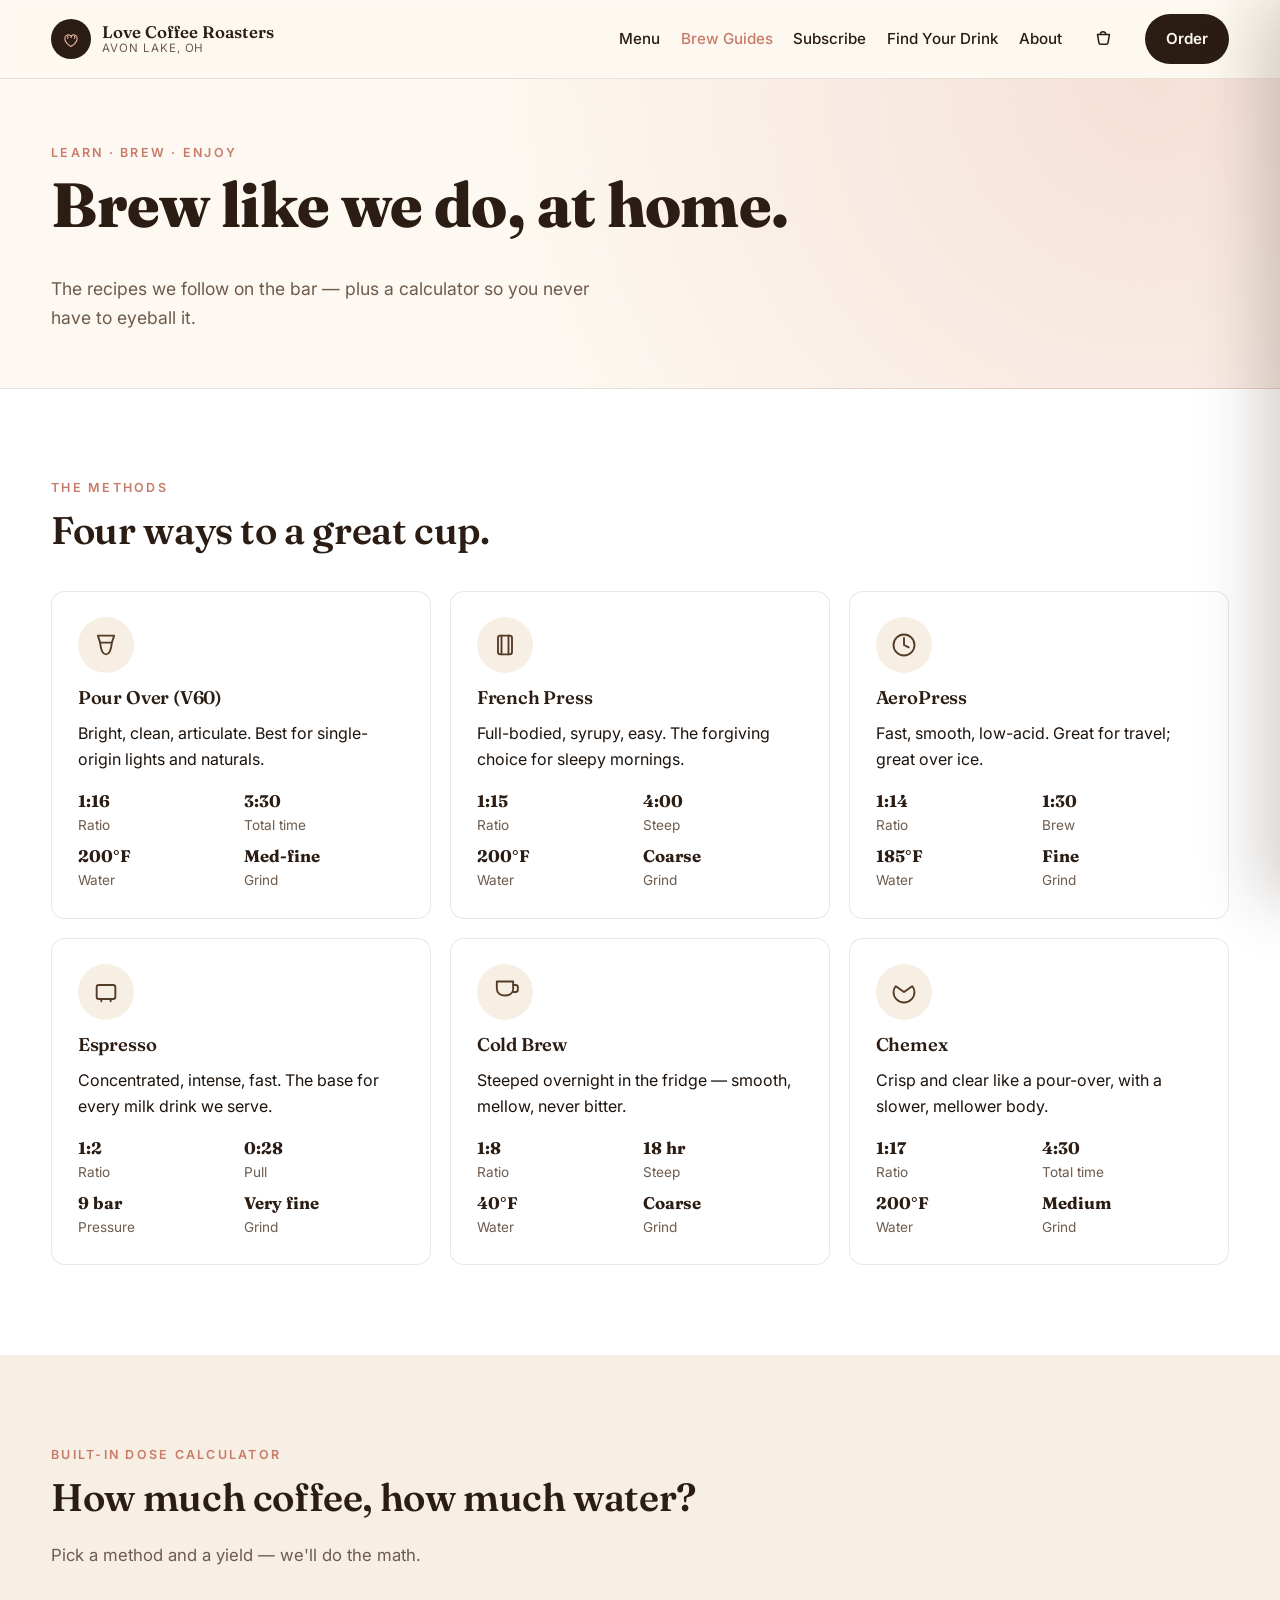
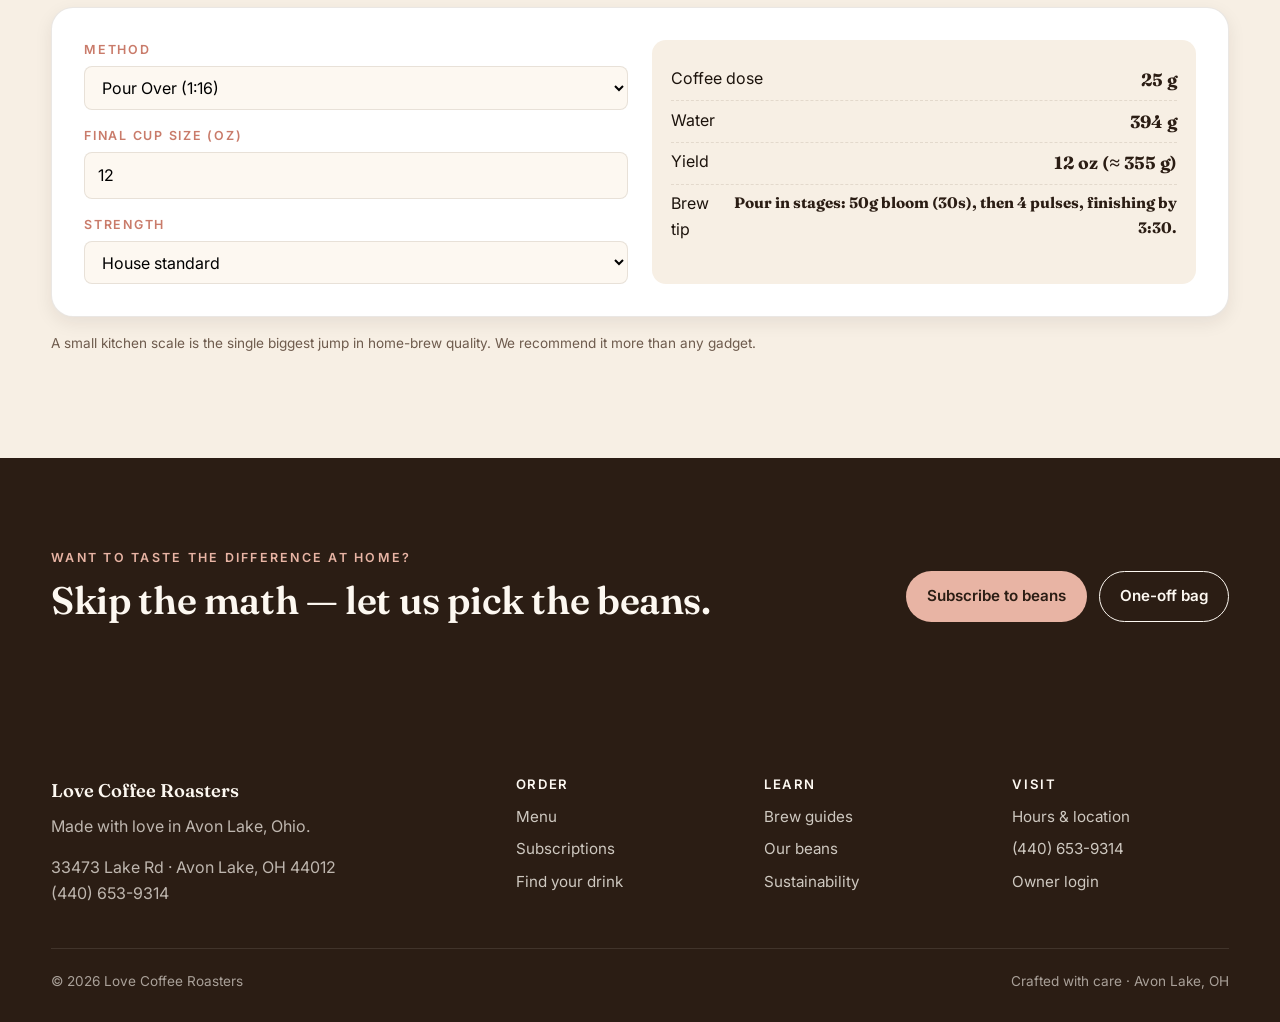
<file: website/brew.html>
<!DOCTYPE html>
<html lang="en">
<head>
  <meta charset="UTF-8" />
  <meta name="viewport" content="width=device-width, initial-scale=1.0" />
  <title>Brew Guides — Love Coffee Roasters</title>
  <meta name="description" content="Pour-over, French press, AeroPress, and espresso brewing guides plus a built-in dose calculator. Learn to brew great coffee at home." />
  <link rel="preconnect" href="https://fonts.googleapis.com" />
  <link rel="preconnect" href="https://fonts.gstatic.com" crossorigin />
  <link href="https://fonts.googleapis.com/css2?family=Fraunces:opsz,wght@9..144,400;9..144,600;9..144,800&family=Inter:wght@400;500;600;700&display=swap" rel="stylesheet" />
  <link rel="stylesheet" href="css/styles.css" />
</head>
<body>
  <header class="site-header">
    <div class="container nav">
      <a class="brand" href="index.html">
        <span class="brand-mark" aria-hidden="true">
          <svg viewBox="0 0 32 32" width="22" height="22" fill="none" stroke="currentColor" stroke-width="1.6" stroke-linecap="round" stroke-linejoin="round">
            <path d="M16 27c5-3 9-7 9-12a5 5 0 0 0-9-3 5 5 0 0 0-9 3c0 5 4 9 9 12z"/>
            <path d="M11 12c1 1 1 2 0 3M16 11c1 1 1 2 0 3M21 12c1 1 1 2 0 3"/>
          </svg>
        </span>
        <span class="brand-text"><span class="brand-name">Love Coffee Roasters</span><span class="brand-tag">Avon Lake, OH</span></span>
      </a>
      <button class="nav-toggle" aria-label="Toggle navigation" aria-expanded="false"><span></span><span></span><span></span></button>
      <nav class="nav-links" aria-label="Primary">
        <a href="menu.html">Menu</a>
        <a href="brew.html" class="active">Brew Guides</a>
        <a href="subscribe.html">Subscribe</a>
        <a href="quiz.html">Find Your Drink</a>
        <a href="about.html">About</a>
        <button class="cart-button" data-open-cart aria-label="Open cart">
          <svg viewBox="0 0 24 24" fill="none" stroke="currentColor" stroke-width="1.7" stroke-linecap="round" stroke-linejoin="round"><path d="M6 7h13l-1.5 9a2 2 0 0 1-2 1.7H9.5a2 2 0 0 1-2-1.7L6 7Z"/><path d="M9 7a3 3 0 0 1 6 0"/></svg>
          <span data-cart-count>0</span>
        </button>
        <a class="btn btn-primary" href="menu.html">Order</a>
      </nav>
    </div>
  </header>

  <main>
    <section class="page-head">
      <div class="container">
        <p class="eyebrow">Learn · Brew · Enjoy</p>
        <h1>Brew like we do, at home.</h1>
        <p class="lede">The recipes we follow on the bar — plus a calculator so you never have to eyeball it.</p>
      </div>
    </section>

    <section class="section section-milk">
      <div class="container">
        <div class="section-head">
          <p class="eyebrow">The methods</p>
          <h2>Four ways to a great cup.</h2>
        </div>
        <div class="brew-grid">
          <article class="brew-card">
            <div class="icon" aria-hidden="true">
              <svg viewBox="0 0 24 24" width="28" height="28" fill="none" stroke="currentColor" stroke-width="1.6" stroke-linecap="round" stroke-linejoin="round"><path d="M5 4h14l-2 6H7L5 4Z"/><path d="M7 10c.5 6 2 10 5 10s4.5-4 5-10"/></svg>
            </div>
            <h3>Pour Over (V60)</h3>
            <p>Bright, clean, articulate. Best for single-origin lights and naturals.</p>
            <ul class="brew-stats">
              <li><strong>1:16</strong>Ratio</li>
              <li><strong>3:30</strong>Total time</li>
              <li><strong>200°F</strong>Water</li>
              <li><strong>Med-fine</strong>Grind</li>
            </ul>
          </article>
          <article class="brew-card">
            <div class="icon" aria-hidden="true">
              <svg viewBox="0 0 24 24" width="28" height="28" fill="none" stroke="currentColor" stroke-width="1.6" stroke-linecap="round" stroke-linejoin="round"><rect x="6" y="4" width="12" height="16" rx="2"/><path d="M9 4v16M15 4v16"/></svg>
            </div>
            <h3>French Press</h3>
            <p>Full-bodied, syrupy, easy. The forgiving choice for sleepy mornings.</p>
            <ul class="brew-stats">
              <li><strong>1:15</strong>Ratio</li>
              <li><strong>4:00</strong>Steep</li>
              <li><strong>200°F</strong>Water</li>
              <li><strong>Coarse</strong>Grind</li>
            </ul>
          </article>
          <article class="brew-card">
            <div class="icon" aria-hidden="true">
              <svg viewBox="0 0 24 24" width="28" height="28" fill="none" stroke="currentColor" stroke-width="1.6" stroke-linecap="round" stroke-linejoin="round"><circle cx="12" cy="12" r="9"/><path d="M12 6v6l4 2"/></svg>
            </div>
            <h3>AeroPress</h3>
            <p>Fast, smooth, low-acid. Great for travel; great over ice.</p>
            <ul class="brew-stats">
              <li><strong>1:14</strong>Ratio</li>
              <li><strong>1:30</strong>Brew</li>
              <li><strong>185°F</strong>Water</li>
              <li><strong>Fine</strong>Grind</li>
            </ul>
          </article>
          <article class="brew-card">
            <div class="icon" aria-hidden="true">
              <svg viewBox="0 0 24 24" width="28" height="28" fill="none" stroke="currentColor" stroke-width="1.6" stroke-linecap="round" stroke-linejoin="round"><rect x="4" y="6" width="16" height="12" rx="2"/><path d="M8 18v2M16 18v2"/></svg>
            </div>
            <h3>Espresso</h3>
            <p>Concentrated, intense, fast. The base for every milk drink we serve.</p>
            <ul class="brew-stats">
              <li><strong>1:2</strong>Ratio</li>
              <li><strong>0:28</strong>Pull</li>
              <li><strong>9 bar</strong>Pressure</li>
              <li><strong>Very fine</strong>Grind</li>
            </ul>
          </article>
          <article class="brew-card">
            <div class="icon" aria-hidden="true">
              <svg viewBox="0 0 24 24" width="28" height="28" fill="none" stroke="currentColor" stroke-width="1.6" stroke-linecap="round" stroke-linejoin="round"><path d="M5 3h14v6c0 4-3 6-7 6s-7-2-7-6V3Z"/><path d="M19 6h2a2 2 0 0 1 2 2v2a2 2 0 0 1-2 2h-2"/></svg>
            </div>
            <h3>Cold Brew</h3>
            <p>Steeped overnight in the fridge — smooth, mellow, never bitter.</p>
            <ul class="brew-stats">
              <li><strong>1:8</strong>Ratio</li>
              <li><strong>18 hr</strong>Steep</li>
              <li><strong>40°F</strong>Water</li>
              <li><strong>Coarse</strong>Grind</li>
            </ul>
          </article>
          <article class="brew-card">
            <div class="icon" aria-hidden="true">
              <svg viewBox="0 0 24 24" width="28" height="28" fill="none" stroke="currentColor" stroke-width="1.6" stroke-linecap="round" stroke-linejoin="round"><path d="M3 12c0 5 4 9 9 9s9-4 9-9c0-2-1-4-2-5l-7 5-7-5C4 8 3 10 3 12Z"/></svg>
            </div>
            <h3>Chemex</h3>
            <p>Crisp and clear like a pour-over, with a slower, mellower body.</p>
            <ul class="brew-stats">
              <li><strong>1:17</strong>Ratio</li>
              <li><strong>4:30</strong>Total time</li>
              <li><strong>200°F</strong>Water</li>
              <li><strong>Medium</strong>Grind</li>
            </ul>
          </article>
        </div>
      </div>
    </section>

    <section class="section section-cream">
      <div class="container">
        <div class="section-head">
          <p class="eyebrow">Built-in dose calculator</p>
          <h2>How much coffee, how much water?</h2>
          <p class="section-sub">Pick a method and a yield — we'll do the math.</p>
        </div>
        <div class="calc">
          <div>
            <div class="calc-input">
              <label for="method">Method</label>
              <select id="method">
                <option value="16">Pour Over (1:16)</option>
                <option value="15">French Press (1:15)</option>
                <option value="14">AeroPress (1:14)</option>
                <option value="17">Chemex (1:17)</option>
                <option value="8">Cold Brew (1:8)</option>
                <option value="2">Espresso (1:2)</option>
              </select>
            </div>
            <div class="calc-input" style="margin-top:1rem;">
              <label for="yield">Final cup size (oz)</label>
              <input id="yield" type="number" min="1" max="64" value="12" />
            </div>
            <div class="calc-input" style="margin-top:1rem;">
              <label for="strength">Strength</label>
              <select id="strength">
                <option value="0.95">A bit lighter</option>
                <option value="1" selected>House standard</option>
                <option value="1.05">A bit stronger</option>
              </select>
            </div>
          </div>
          <div class="calc-output" id="calc-out">
            <div class="row"><span>Coffee dose</span><strong id="o-dose">—</strong></div>
            <div class="row"><span>Water</span><strong id="o-water">—</strong></div>
            <div class="row"><span>Yield</span><strong id="o-yield">—</strong></div>
            <div class="row"><span>Brew tip</span><strong id="o-tip" style="font-size:0.95rem; text-align:right;">—</strong></div>
          </div>
        </div>
        <p class="muted" style="margin-top:1rem; font-size:0.85rem;">A small kitchen scale is the single biggest jump in home-brew quality. We recommend it more than any gadget.</p>
      </div>
    </section>

    <section class="section section-dark">
      <div class="container cta-strip">
        <div>
          <p class="eyebrow">Want to taste the difference at home?</p>
          <h2>Skip the math — let us pick the beans.</h2>
        </div>
        <div class="cta-actions">
          <a class="btn btn-primary" href="subscribe.html">Subscribe to beans</a>
          <a class="btn btn-outline" href="menu.html#bean_bag">One-off bag</a>
        </div>
      </div>
    </section>
  </main>

  <footer class="site-footer">
    <div class="container">
      <div class="footer-grid">
        <div>
          <span class="brand-name" style="color:var(--cream); font-size:1.15rem;">Love Coffee Roasters</span>
          <p style="color:rgba(253,248,241,0.7); margin-top:0.5rem;">Made with love in Avon Lake, Ohio.</p>
          <p style="color:rgba(253,248,241,0.7);">33473 Lake Rd · Avon Lake, OH 44012<br>(440) 653-9314</p>
        </div>
        <div><h4>Order</h4><a href="menu.html">Menu</a><a href="subscribe.html">Subscriptions</a><a href="quiz.html">Find your drink</a></div>
        <div><h4>Learn</h4><a href="brew.html">Brew guides</a><a href="about.html#beans">Our beans</a><a href="about.html#sustain">Sustainability</a></div>
        <div><h4>Visit</h4><a href="about.html#visit">Hours &amp; location</a><a href="tel:+14406539314">(440) 653-9314</a><a href="admin.html">Owner login</a></div>
      </div>
      <div class="footer-bottom">
        <span>© <span id="year">2026</span> Love Coffee Roasters</span>
        <span>Crafted with care · Avon Lake, OH</span>
      </div>
    </div>
  </footer>

  <aside id="cart-drawer" class="drawer" aria-label="Shopping cart" role="dialog">
    <div class="drawer-backdrop" data-close-cart></div>
    <div class="drawer-panel">
      <header class="drawer-head"><h2>Your cart</h2><button class="drawer-close" data-close-cart aria-label="Close cart">×</button></header>
      <div class="drawer-body" data-cart-list></div>
      <footer class="drawer-foot" data-cart-totals></footer>
    </div>
  </aside>

  <script src="js/data.js"></script>
  <script src="js/store.js"></script>
  <script src="js/ui.js"></script>
  <script>
    // Brew calculator
    (function () {
      const tips = {
        16: "Pour in stages: 50g bloom (30s), then 4 pulses, finishing by 3:30.",
        15: "Pour all water at once, stir crust at 1:00, plunge at 4:00.",
        14: "Stir 10s, steep 1:00, plunge for 30s. Try inverted for less acidity.",
        17: "Chemex prefers a slow, even pour and a medium grind — patience pays off.",
        8: "Coarse grind, room-temp water, 18 hours in the fridge. Strain through paper.",
        2: "9 bar pressure, 28 second pull, double basket. Adjust grind first, dose second.",
      };
      const m = document.getElementById("method");
      const y = document.getElementById("yield");
      const s = document.getElementById("strength");
      function update() {
        const ratio = parseFloat(m.value);
        const ozFinal = parseFloat(y.value || 0);
        const strength = parseFloat(s.value || 1);
        // 1 oz water ≈ 29.57 g. Yield ≈ water minus ~10% retention (rough).
        const waterG = Math.round(ozFinal * 29.57 / 0.9);
        const doseG = Math.round((waterG / ratio) * strength);
        document.getElementById("o-dose").textContent = doseG + " g";
        document.getElementById("o-water").textContent = waterG + " g";
        document.getElementById("o-yield").textContent = ozFinal + " oz (≈ " + Math.round(ozFinal*29.57) + " g)";
        document.getElementById("o-tip").textContent = tips[m.value] || "—";
      }
      [m, y, s].forEach((el) => el && el.addEventListener("input", update));
      update();
    })();
  </script>
</body>
</html>
</file>
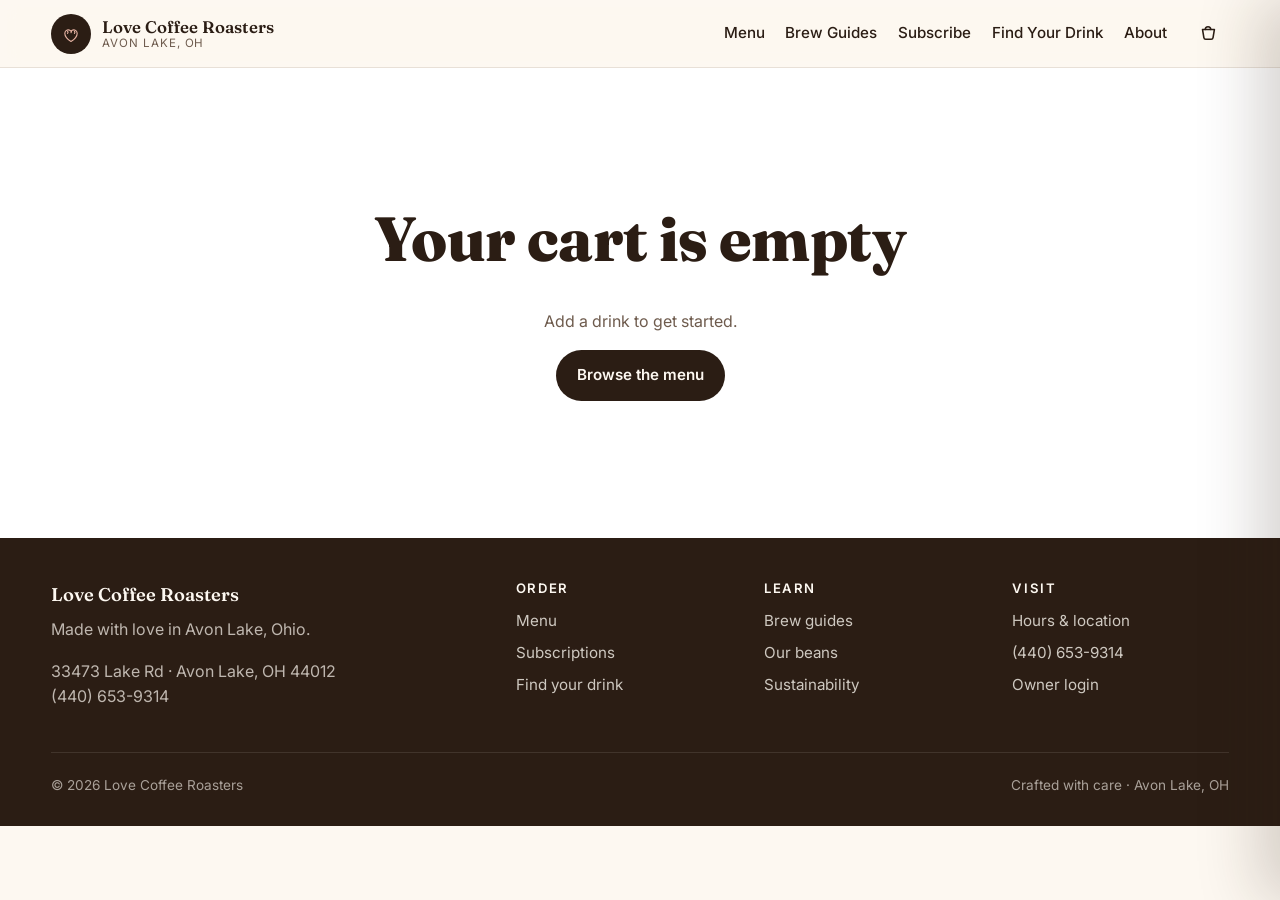
<file: website/checkout.html>
<!DOCTYPE html>
<html lang="en">
<head>
  <meta charset="UTF-8" />
  <meta name="viewport" content="width=device-width, initial-scale=1.0" />
  <title>Checkout — Love Coffee Roasters</title>
  <meta name="description" content="Place your pickup order at Love Coffee Roasters in Avon Lake, OH." />
  <link rel="preconnect" href="https://fonts.googleapis.com" />
  <link rel="preconnect" href="https://fonts.gstatic.com" crossorigin />
  <link href="https://fonts.googleapis.com/css2?family=Fraunces:opsz,wght@9..144,400;9..144,600;9..144,800&family=Inter:wght@400;500;600;700&display=swap" rel="stylesheet" />
  <link rel="stylesheet" href="css/styles.css" />
</head>
<body>
  <header class="site-header">
    <div class="container nav">
      <a class="brand" href="index.html">
        <span class="brand-mark" aria-hidden="true">
          <svg viewBox="0 0 32 32" width="22" height="22" fill="none" stroke="currentColor" stroke-width="1.6" stroke-linecap="round" stroke-linejoin="round">
            <path d="M16 27c5-3 9-7 9-12a5 5 0 0 0-9-3 5 5 0 0 0-9 3c0 5 4 9 9 12z"/>
            <path d="M11 12c1 1 1 2 0 3M16 11c1 1 1 2 0 3M21 12c1 1 1 2 0 3"/>
          </svg>
        </span>
        <span class="brand-text">
          <span class="brand-name">Love Coffee Roasters</span>
          <span class="brand-tag">Avon Lake, OH</span>
        </span>
      </a>
      <button class="nav-toggle" aria-label="Toggle navigation" aria-expanded="false"><span></span><span></span><span></span></button>
      <nav class="nav-links" aria-label="Primary">
        <a href="menu.html">Menu</a>
        <a href="brew.html">Brew Guides</a>
        <a href="subscribe.html">Subscribe</a>
        <a href="quiz.html">Find Your Drink</a>
        <a href="about.html">About</a>
        <button class="cart-button" data-open-cart aria-label="Open cart">
          <svg viewBox="0 0 24 24" fill="none" stroke="currentColor" stroke-width="1.7" stroke-linecap="round" stroke-linejoin="round"><path d="M6 7h13l-1.5 9a2 2 0 0 1-2 1.7H9.5a2 2 0 0 1-2-1.7L6 7Z"/><path d="M9 7a3 3 0 0 1 6 0"/></svg>
          <span data-cart-count>0</span>
        </button>
      </nav>
    </div>
  </header>

  <main>
    <section class="section section-milk">
      <div class="container" id="checkout-root"></div>
    </section>
  </main>

  <footer class="site-footer">
    <div class="container">
      <div class="footer-grid">
        <div>
          <span class="brand-name" style="color:var(--cream); font-size:1.15rem;">Love Coffee Roasters</span>
          <p style="color:rgba(253,248,241,0.7); margin-top:0.5rem;">Made with love in Avon Lake, Ohio.</p>
          <p style="color:rgba(253,248,241,0.7);">33473 Lake Rd · Avon Lake, OH 44012<br>(440) 653-9314</p>
        </div>
        <div><h4>Order</h4><a href="menu.html">Menu</a><a href="subscribe.html">Subscriptions</a><a href="quiz.html">Find your drink</a></div>
        <div><h4>Learn</h4><a href="brew.html">Brew guides</a><a href="about.html#beans">Our beans</a><a href="about.html#sustain">Sustainability</a></div>
        <div><h4>Visit</h4><a href="about.html#visit">Hours &amp; location</a><a href="tel:+14406539314">(440) 653-9314</a><a href="admin.html">Owner login</a></div>
      </div>
      <div class="footer-bottom">
        <span>© <span id="year">2026</span> Love Coffee Roasters</span>
        <span>Crafted with care · Avon Lake, OH</span>
      </div>
    </div>
  </footer>

  <aside id="cart-drawer" class="drawer" aria-label="Shopping cart" role="dialog">
    <div class="drawer-backdrop" data-close-cart></div>
    <div class="drawer-panel">
      <header class="drawer-head"><h2>Your cart</h2><button class="drawer-close" data-close-cart aria-label="Close cart">×</button></header>
      <div class="drawer-body" data-cart-list></div>
      <footer class="drawer-foot" data-cart-totals></footer>
    </div>
  </aside>

  <script src="js/data.js"></script>
  <script src="js/store.js"></script>
  <script src="js/ui.js"></script>
  <script src="js/checkout.js"></script>
</body>
</html>
</file>
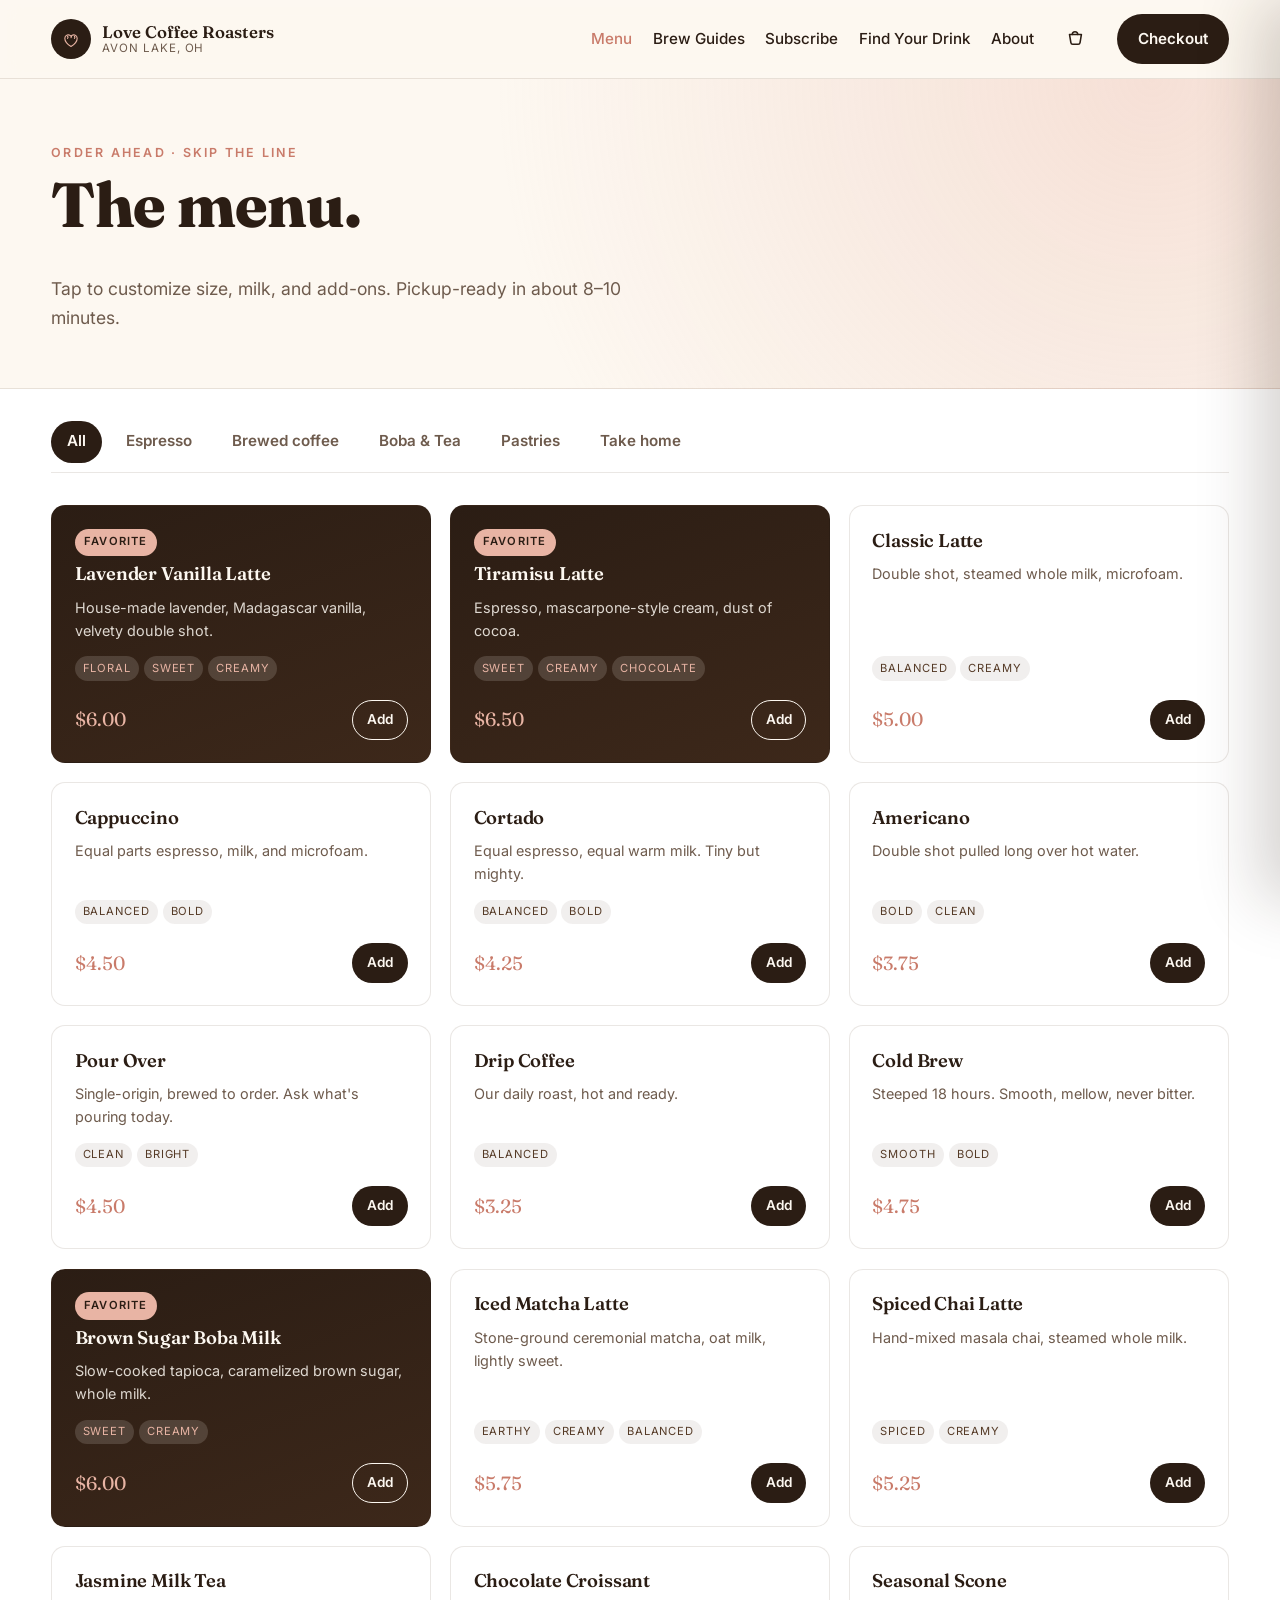
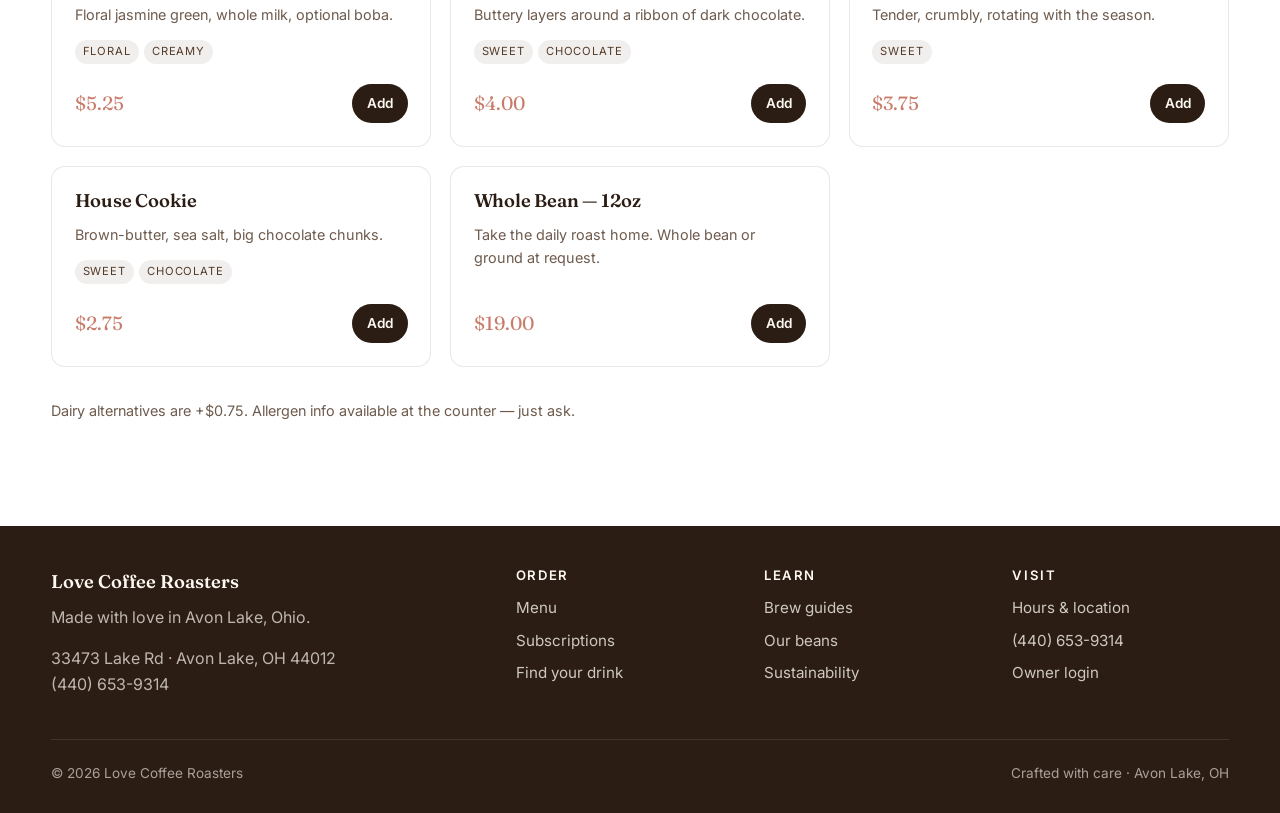
<file: website/menu.html>
<!DOCTYPE html>
<html lang="en">
<head>
  <meta charset="UTF-8" />
  <meta name="viewport" content="width=device-width, initial-scale=1.0" />
  <title>Menu — Love Coffee Roasters</title>
  <meta name="description" content="Order pickup from Love Coffee Roasters: lavender vanilla lattes, tiramisu lattes, single-origin pour-overs, brown sugar boba, fresh pastries, and more." />
  <link rel="preconnect" href="https://fonts.googleapis.com" />
  <link rel="preconnect" href="https://fonts.gstatic.com" crossorigin />
  <link href="https://fonts.googleapis.com/css2?family=Fraunces:opsz,wght@9..144,400;9..144,600;9..144,800&family=Inter:wght@400;500;600;700&display=swap" rel="stylesheet" />
  <link rel="stylesheet" href="css/styles.css" />
</head>
<body>
  <header class="site-header">
    <div class="container nav">
      <a class="brand" href="index.html">
        <span class="brand-mark" aria-hidden="true">
          <svg viewBox="0 0 32 32" width="22" height="22" fill="none" stroke="currentColor" stroke-width="1.6" stroke-linecap="round" stroke-linejoin="round">
            <path d="M16 27c5-3 9-7 9-12a5 5 0 0 0-9-3 5 5 0 0 0-9 3c0 5 4 9 9 12z"/>
            <path d="M11 12c1 1 1 2 0 3M16 11c1 1 1 2 0 3M21 12c1 1 1 2 0 3"/>
          </svg>
        </span>
        <span class="brand-text">
          <span class="brand-name">Love Coffee Roasters</span>
          <span class="brand-tag">Avon Lake, OH</span>
        </span>
      </a>
      <button class="nav-toggle" aria-label="Toggle navigation" aria-expanded="false"><span></span><span></span><span></span></button>
      <nav class="nav-links" aria-label="Primary">
        <a href="menu.html" class="active">Menu</a>
        <a href="brew.html">Brew Guides</a>
        <a href="subscribe.html">Subscribe</a>
        <a href="quiz.html">Find Your Drink</a>
        <a href="about.html">About</a>
        <button class="cart-button" data-open-cart aria-label="Open cart">
          <svg viewBox="0 0 24 24" fill="none" stroke="currentColor" stroke-width="1.7" stroke-linecap="round" stroke-linejoin="round"><path d="M6 7h13l-1.5 9a2 2 0 0 1-2 1.7H9.5a2 2 0 0 1-2-1.7L6 7Z"/><path d="M9 7a3 3 0 0 1 6 0"/></svg>
          <span data-cart-count>0</span>
        </button>
        <a class="btn btn-primary" href="checkout.html">Checkout</a>
      </nav>
    </div>
  </header>

  <main>
    <section class="page-head">
      <div class="container">
        <p class="eyebrow">Order ahead · Skip the line</p>
        <h1>The menu.</h1>
        <p class="lede">Tap to customize size, milk, and add-ons. Pickup-ready in about 8–10 minutes.</p>
      </div>
    </section>

    <section class="section section-milk" style="padding-top:2rem;">
      <div class="container">
        <div id="category-tabs" class="category-tabs"></div>
        <div id="menu-grid" class="menu-grid"></div>
        <p class="muted" style="margin-top:2rem; font-size:0.9rem;">Dairy alternatives are +$0.75. Allergen info available at the counter — just ask.</p>
      </div>
    </section>
  </main>

  <footer class="site-footer">
    <div class="container">
      <div class="footer-grid">
        <div>
          <span class="brand-name" style="color:var(--cream); font-size:1.15rem;">Love Coffee Roasters</span>
          <p style="color:rgba(253,248,241,0.7); margin-top:0.5rem;">Made with love in Avon Lake, Ohio.</p>
          <p style="color:rgba(253,248,241,0.7);">33473 Lake Rd · Avon Lake, OH 44012<br>(440) 653-9314</p>
        </div>
        <div><h4>Order</h4><a href="menu.html">Menu</a><a href="subscribe.html">Subscriptions</a><a href="quiz.html">Find your drink</a></div>
        <div><h4>Learn</h4><a href="brew.html">Brew guides</a><a href="about.html#beans">Our beans</a><a href="about.html#sustain">Sustainability</a></div>
        <div><h4>Visit</h4><a href="about.html#visit">Hours &amp; location</a><a href="tel:+14406539314">(440) 653-9314</a><a href="admin.html">Owner login</a></div>
      </div>
      <div class="footer-bottom">
        <span>© <span id="year">2026</span> Love Coffee Roasters</span>
        <span>Crafted with care · Avon Lake, OH</span>
      </div>
    </div>
  </footer>

  <aside id="cart-drawer" class="drawer" aria-label="Shopping cart" role="dialog">
    <div class="drawer-backdrop" data-close-cart></div>
    <div class="drawer-panel">
      <header class="drawer-head"><h2>Your cart</h2><button class="drawer-close" data-close-cart aria-label="Close cart">×</button></header>
      <div class="drawer-body" data-cart-list></div>
      <footer class="drawer-foot" data-cart-totals></footer>
    </div>
  </aside>

  <div id="modal" class="modal-backdrop" role="dialog" aria-modal="true">
    <div class="modal" id="modal-content"></div>
  </div>

  <script src="js/data.js"></script>
  <script src="js/store.js"></script>
  <script src="js/ui.js"></script>
  <script src="js/menu.js"></script>
</body>
</html>
</file>
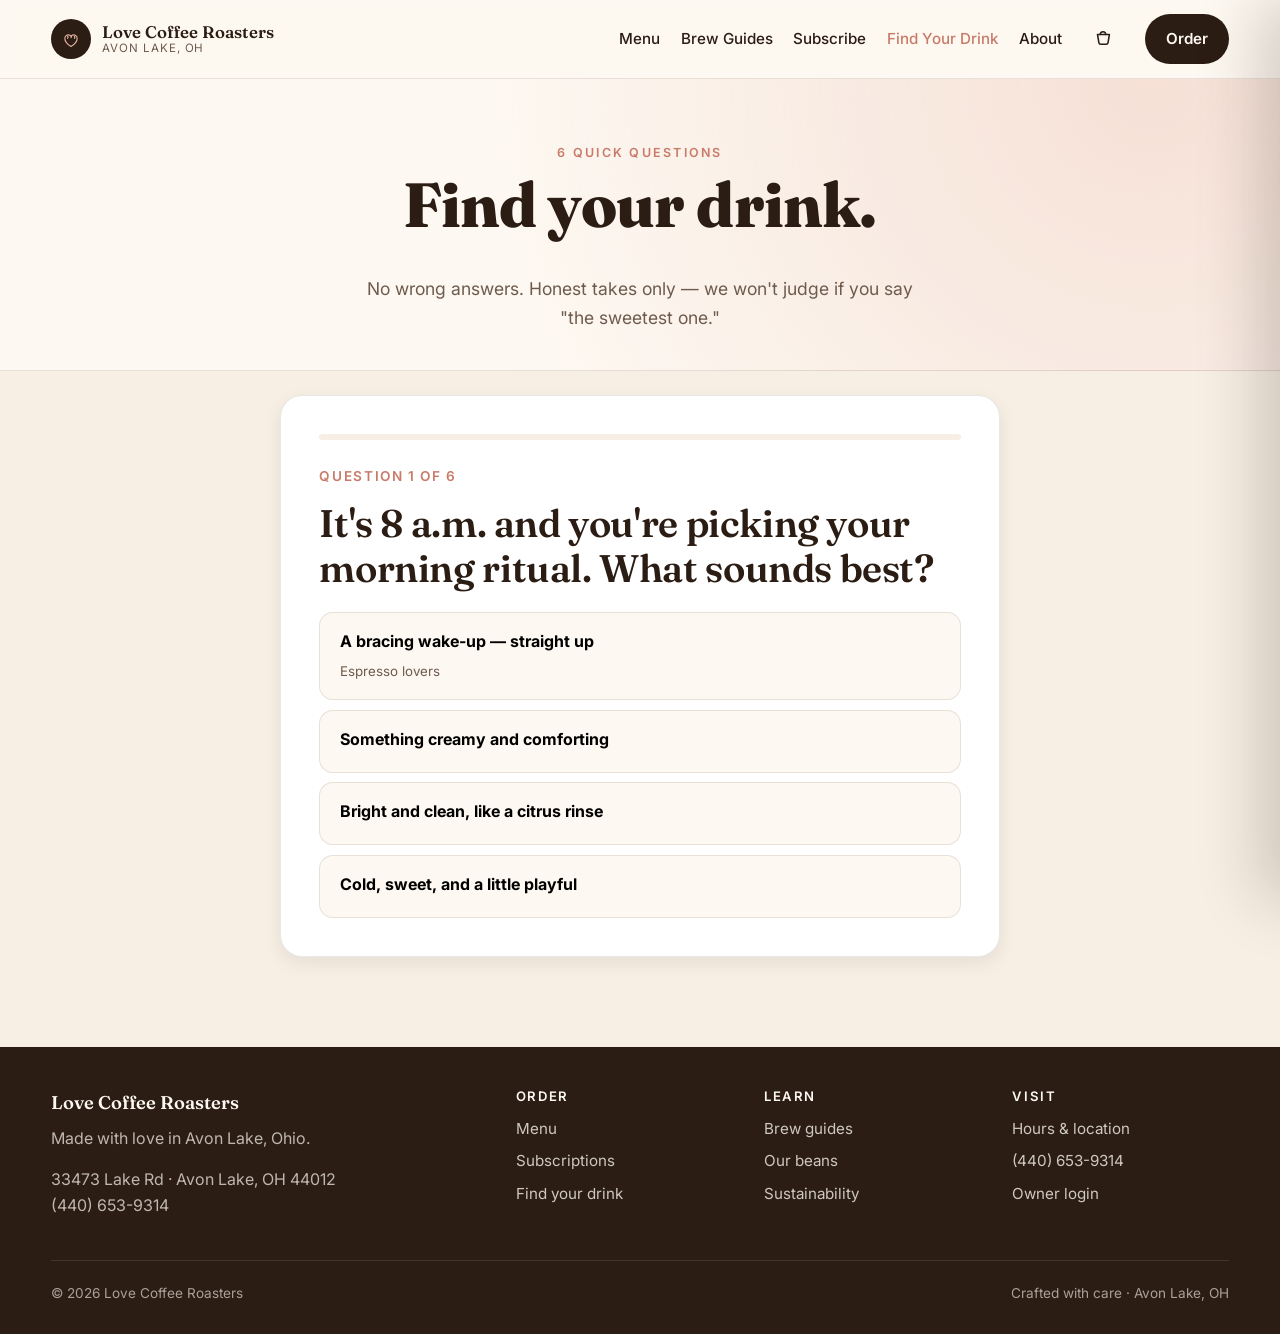
<file: website/quiz.html>
<!DOCTYPE html>
<html lang="en">
<head>
  <meta charset="UTF-8" />
  <meta name="viewport" content="width=device-width, initial-scale=1.0" />
  <title>Find Your Drink — Love Coffee Roasters</title>
  <meta name="description" content="Take our 6-question quiz and we'll match you to the perfect drink." />
  <link rel="preconnect" href="https://fonts.googleapis.com" />
  <link rel="preconnect" href="https://fonts.gstatic.com" crossorigin />
  <link href="https://fonts.googleapis.com/css2?family=Fraunces:opsz,wght@9..144,400;9..144,600;9..144,800&family=Inter:wght@400;500;600;700&display=swap" rel="stylesheet" />
  <link rel="stylesheet" href="css/styles.css" />
</head>
<body>
  <header class="site-header">
    <div class="container nav">
      <a class="brand" href="index.html">
        <span class="brand-mark" aria-hidden="true">
          <svg viewBox="0 0 32 32" width="22" height="22" fill="none" stroke="currentColor" stroke-width="1.6" stroke-linecap="round" stroke-linejoin="round">
            <path d="M16 27c5-3 9-7 9-12a5 5 0 0 0-9-3 5 5 0 0 0-9 3c0 5 4 9 9 12z"/>
            <path d="M11 12c1 1 1 2 0 3M16 11c1 1 1 2 0 3M21 12c1 1 1 2 0 3"/>
          </svg>
        </span>
        <span class="brand-text"><span class="brand-name">Love Coffee Roasters</span><span class="brand-tag">Avon Lake, OH</span></span>
      </a>
      <button class="nav-toggle" aria-label="Toggle navigation" aria-expanded="false"><span></span><span></span><span></span></button>
      <nav class="nav-links" aria-label="Primary">
        <a href="menu.html">Menu</a>
        <a href="brew.html">Brew Guides</a>
        <a href="subscribe.html">Subscribe</a>
        <a href="quiz.html" class="active">Find Your Drink</a>
        <a href="about.html">About</a>
        <button class="cart-button" data-open-cart aria-label="Open cart">
          <svg viewBox="0 0 24 24" fill="none" stroke="currentColor" stroke-width="1.7" stroke-linecap="round" stroke-linejoin="round"><path d="M6 7h13l-1.5 9a2 2 0 0 1-2 1.7H9.5a2 2 0 0 1-2-1.7L6 7Z"/><path d="M9 7a3 3 0 0 1 6 0"/></svg>
          <span data-cart-count>0</span>
        </button>
        <a class="btn btn-primary" href="menu.html">Order</a>
      </nav>
    </div>
  </header>

  <main>
    <section class="page-head">
      <div class="container" style="text-align:center;">
        <p class="eyebrow">6 quick questions</p>
        <h1>Find your drink.</h1>
        <p class="lede" style="margin:0 auto;">No wrong answers. Honest takes only — we won't judge if you say "the sweetest one."</p>
      </div>
    </section>

    <section class="section section-cream" style="padding-top:1.5rem;">
      <div class="container">
        <div class="quiz" id="quiz"></div>
      </div>
    </section>
  </main>

  <footer class="site-footer">
    <div class="container">
      <div class="footer-grid">
        <div>
          <span class="brand-name" style="color:var(--cream); font-size:1.15rem;">Love Coffee Roasters</span>
          <p style="color:rgba(253,248,241,0.7); margin-top:0.5rem;">Made with love in Avon Lake, Ohio.</p>
          <p style="color:rgba(253,248,241,0.7);">33473 Lake Rd · Avon Lake, OH 44012<br>(440) 653-9314</p>
        </div>
        <div><h4>Order</h4><a href="menu.html">Menu</a><a href="subscribe.html">Subscriptions</a><a href="quiz.html">Find your drink</a></div>
        <div><h4>Learn</h4><a href="brew.html">Brew guides</a><a href="about.html#beans">Our beans</a><a href="about.html#sustain">Sustainability</a></div>
        <div><h4>Visit</h4><a href="about.html#visit">Hours &amp; location</a><a href="tel:+14406539314">(440) 653-9314</a><a href="admin.html">Owner login</a></div>
      </div>
      <div class="footer-bottom">
        <span>© <span id="year">2026</span> Love Coffee Roasters</span>
        <span>Crafted with care · Avon Lake, OH</span>
      </div>
    </div>
  </footer>

  <aside id="cart-drawer" class="drawer" aria-label="Shopping cart" role="dialog">
    <div class="drawer-backdrop" data-close-cart></div>
    <div class="drawer-panel">
      <header class="drawer-head"><h2>Your cart</h2><button class="drawer-close" data-close-cart aria-label="Close cart">×</button></header>
      <div class="drawer-body" data-cart-list></div>
      <footer class="drawer-foot" data-cart-totals></footer>
    </div>
  </aside>

  <script src="js/data.js"></script>
  <script src="js/store.js"></script>
  <script src="js/ui.js"></script>
  <script>
    /**
     * Coffee personality quiz.
     * Each option contributes weights to drink categories. After 6 questions we
     * compute the top match and recommend a real menu item.
     */
    const QUESTIONS = [
      {
        q: "It's 8 a.m. and you're picking your morning ritual. What sounds best?",
        opts: [
          { t: "A bracing wake-up — straight up", w: { bold:3, balanced:1 }, hint: "Espresso lovers" },
          { t: "Something creamy and comforting",  w: { creamy:3, sweet:1 } },
          { t: "Bright and clean, like a citrus rinse", w: { bright:3, clean:2 } },
          { t: "Cold, sweet, and a little playful",   w: { sweet:3, creamy:1 } },
        ],
      },
      {
        q: "Pick a flavor profile.",
        opts: [
          { t: "Chocolate, caramel, nutty",     w: { balanced:3, sweet:1 } },
          { t: "Floral, fruity, tea-like",      w: { floral:3, bright:1 } },
          { t: "Earthy, grassy, vegetal",       w: { earthy:3 } },
          { t: "Spiced, warm, baking-spice-ish", w: { spiced:3 } },
        ],
      },
      {
        q: "How sweet do you want it?",
        opts: [
          { t: "Not sweet at all",       w: { bold:2, clean:2 } },
          { t: "A whisper of sweetness", w: { balanced:2, floral:1 } },
          { t: "Properly sweet",         w: { sweet:3 } },
          { t: "Dessert in a cup",       w: { sweet:3, chocolate:2 } },
        ],
      },
      {
        q: "Hot or iced?",
        opts: [
          { t: "Hot, always",   w: { hot:3 } },
          { t: "Iced, even in winter", w: { iced:3 } },
          { t: "Depends on the season", w: { hot:1, iced:1 } },
          { t: "Surprise me",   w: {} },
        ],
      },
      {
        q: "Caffeine level?",
        opts: [
          { t: "Send the espresso truck",   w: { high:3 } },
          { t: "Medium — I'm easing in",    w: { med:3 } },
          { t: "Low. Tea-and-vibes",        w: { low:3 } },
          { t: "Doesn't matter",            w: {} },
        ],
      },
      {
        q: "Which café word grabs you?",
        opts: [
          { t: "Velvety",  w: { creamy:3 } },
          { t: "Botanical", w: { floral:3 } },
          { t: "Toasty",    w: { balanced:2 } },
          { t: "Boba",      w: { sweet:2, iced:2 } },
        ],
      },
    ];

    // Map "personality" axes to a recommended menu item id (real menu items).
    const RECOMMENDATIONS = [
      { id: "lavender_vanilla_latte", needs: ["floral","creamy"], title: "The Romantic" },
      { id: "tiramisu_latte",         needs: ["sweet","chocolate"], title: "The Dessert Lover" },
      { id: "brown_sugar_boba",       needs: ["sweet","iced"], title: "The Playful One" },
      { id: "matcha_latte",           needs: ["earthy"], title: "The Zen One" },
      { id: "chai_latte",             needs: ["spiced"], title: "The Cozy One" },
      { id: "cold_brew",              needs: ["bold","iced"], title: "The Cool Customer" },
      { id: "americano",              needs: ["bold","clean"], title: "The Purist" },
      { id: "cappuccino",             needs: ["balanced"], title: "The Classicist" },
      { id: "pour_over",              needs: ["bright","clean"], title: "The Connoisseur" },
    ];

    let qi = 0;
    let scores = {};

    function start() {
      qi = 0; scores = {};
      render();
    }

    function render() {
      const root = document.getElementById("quiz");
      const progress = ((qi) / QUESTIONS.length) * 100;
      if (qi >= QUESTIONS.length) return showResult();
      const q = QUESTIONS[qi];
      root.innerHTML = `
        <div class="quiz-progress"><div style="width:${progress}%;"></div></div>
        <p class="muted" style="font-size:0.85rem; text-transform:uppercase; letter-spacing:0.12em; color:var(--rose); font-weight:600;">Question ${qi + 1} of ${QUESTIONS.length}</p>
        <div class="quiz-q">
          <h2>${q.q}</h2>
          <div class="quiz-options">
            ${q.opts.map((o, i) => `
              <button class="quiz-option" data-i="${i}">
                <strong>${o.t}</strong>
                ${o.hint ? `<small>${o.hint}</small>` : ""}
              </button>`).join("")}
          </div>
        </div>`;
      root.querySelectorAll(".quiz-option").forEach((b) => {
        b.addEventListener("click", () => {
          const i = parseInt(b.getAttribute("data-i"), 10);
          const w = q.opts[i].w || {};
          Object.keys(w).forEach((k) => { scores[k] = (scores[k] || 0) + w[k]; });
          qi += 1;
          render();
        });
      });
    }

    function showResult() {
      // Score every recommendation by summing the score of each "needs" axis.
      let best = null;
      let bestScore = -1;
      RECOMMENDATIONS.forEach((r) => {
        const s = r.needs.reduce((acc, n) => acc + (scores[n] || 0), 0);
        if (s > bestScore) { bestScore = s; best = r; }
      });
      if (!best) best = RECOMMENDATIONS[0];

      const item = Store.getMenuItem(best.id);
      const root = document.getElementById("quiz");
      root.innerHTML = `
        <div class="quiz-result">
          <span class="badge-big">${best.title}</span>
          <h2>Your match: ${item.name}</h2>
          <p class="muted">${item.tagline}</p>
          <p style="font-family:'Fraunces',serif; font-size:1.6rem; color:var(--rose); margin:1rem 0;">${Store.fmtUSD(item.price)}</p>
          <div class="quiz-result-actions">
            <a class="btn btn-primary" href="menu.html#${item.id}">Add to order</a>
            <button class="btn btn-outline" id="retake">Retake quiz</button>
          </div>
          <p class="muted" style="margin-top:1.4rem; font-size:0.85rem;">Curious about the runners-up? Browse the <a href="menu.html">full menu</a>.</p>
        </div>`;
      document.getElementById("retake").addEventListener("click", start);
    }

    document.addEventListener("DOMContentLoaded", start);
  </script>
</body>
</html>
</file>
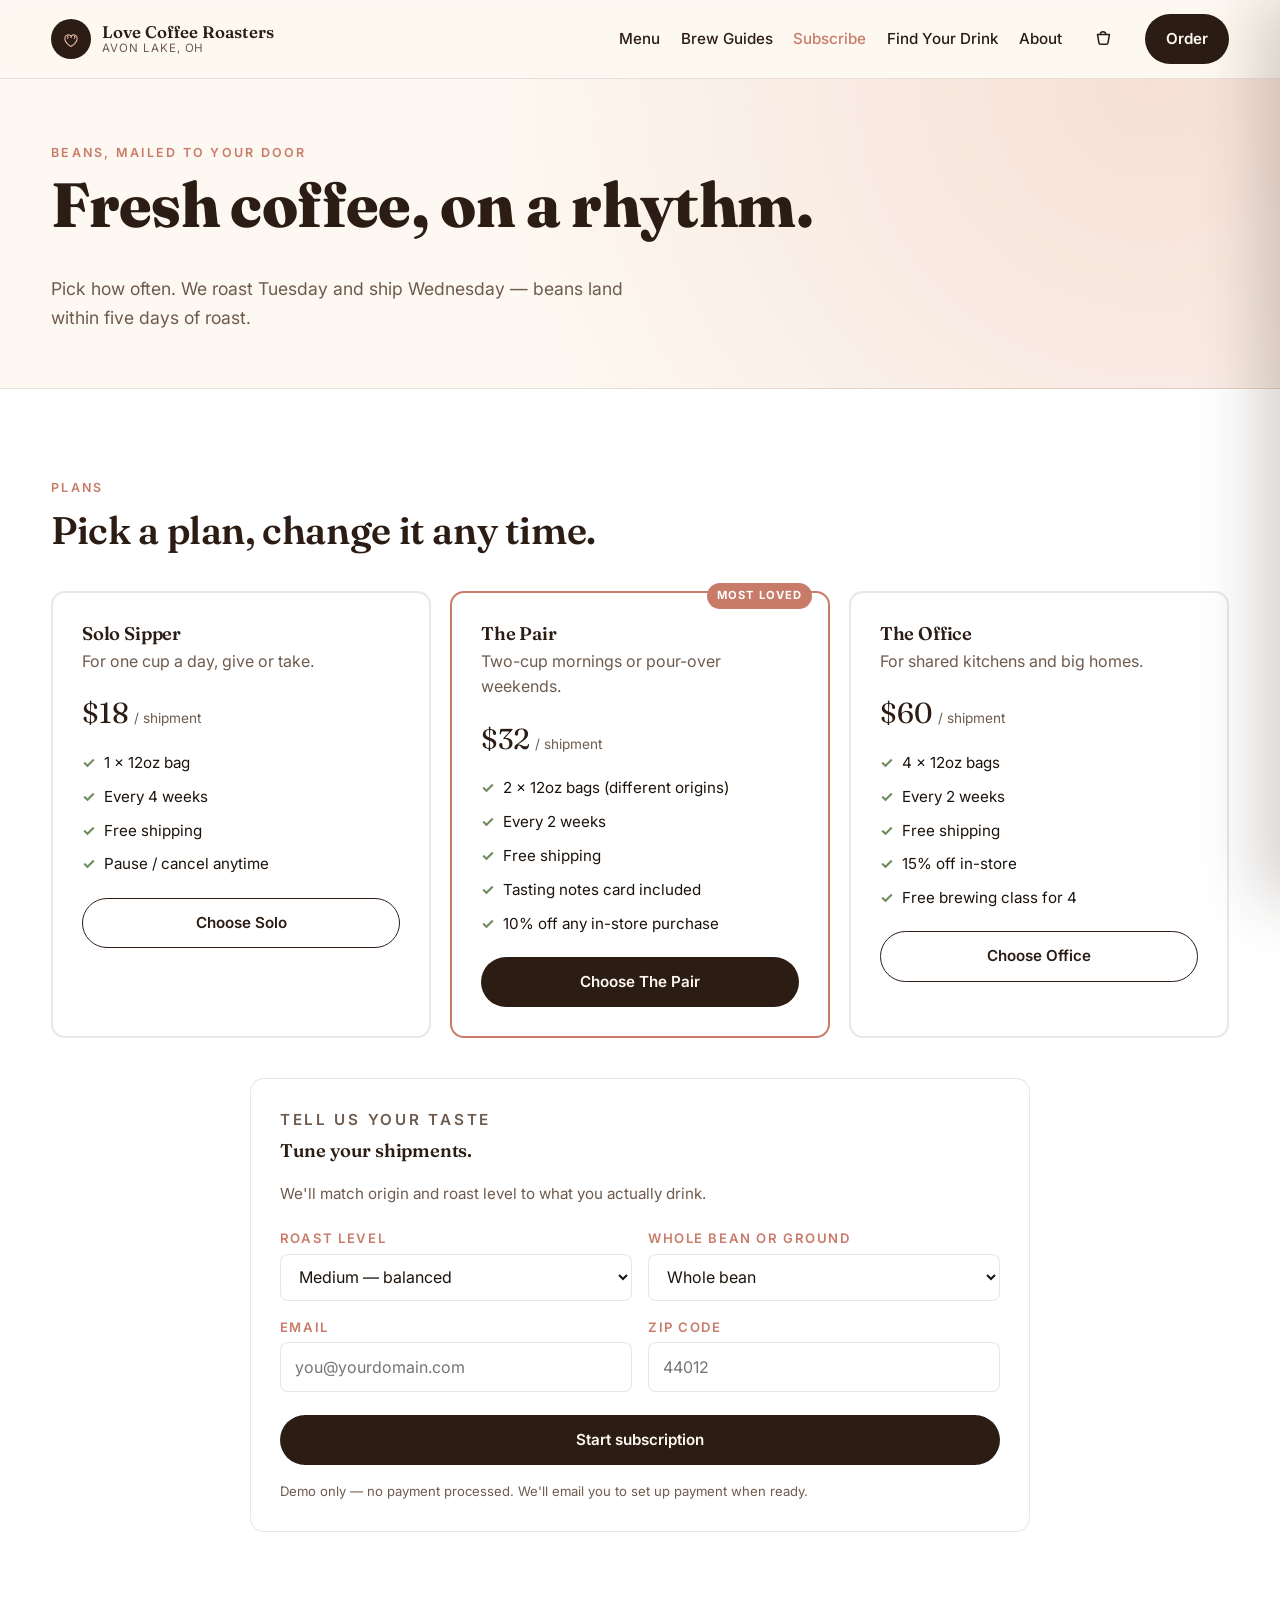
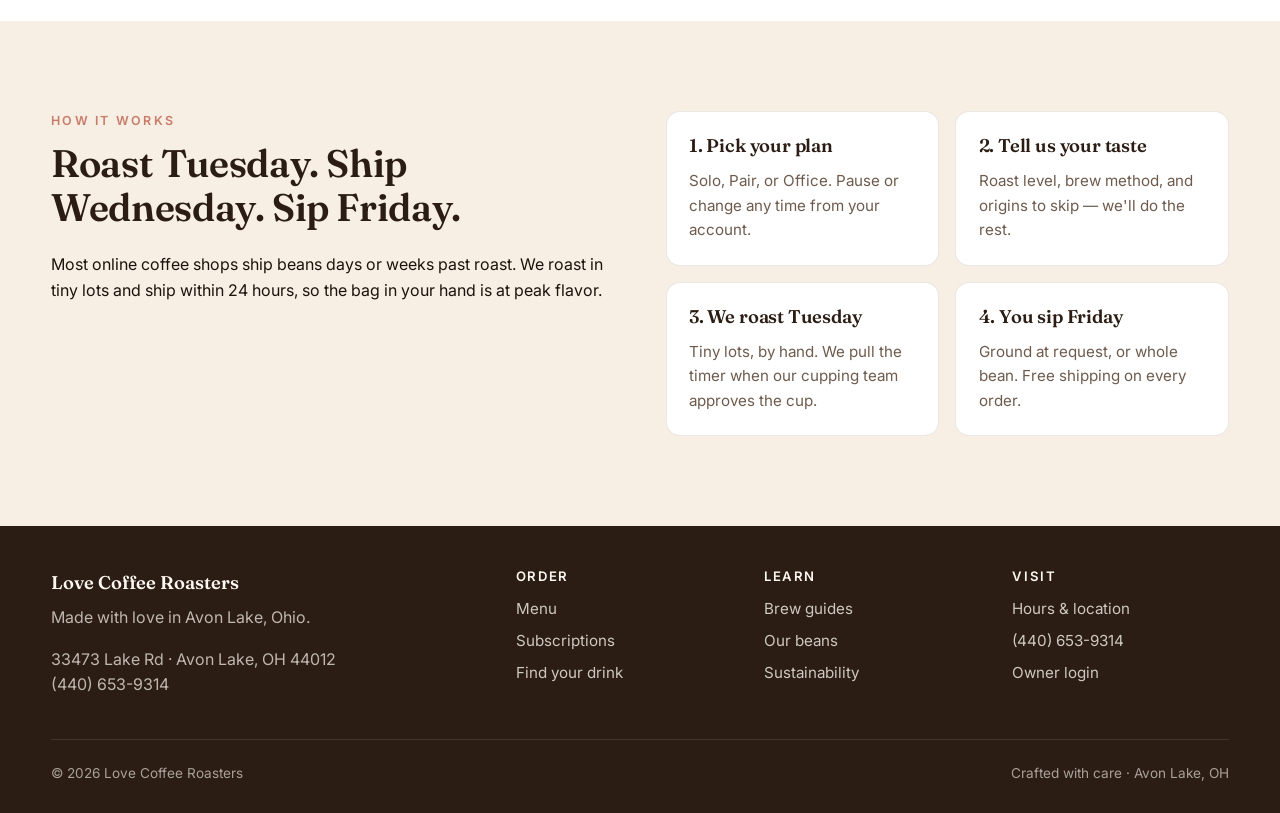
<file: website/subscribe.html>
<!DOCTYPE html>
<html lang="en">
<head>
  <meta charset="UTF-8" />
  <meta name="viewport" content="width=device-width, initial-scale=1.0" />
  <title>Subscribe — Love Coffee Roasters</title>
  <meta name="description" content="Fresh coffee delivered. Pick a plan, set the cadence, taste a new origin every shipment." />
  <link rel="preconnect" href="https://fonts.googleapis.com" />
  <link rel="preconnect" href="https://fonts.gstatic.com" crossorigin />
  <link href="https://fonts.googleapis.com/css2?family=Fraunces:opsz,wght@9..144,400;9..144,600;9..144,800&family=Inter:wght@400;500;600;700&display=swap" rel="stylesheet" />
  <link rel="stylesheet" href="css/styles.css" />
</head>
<body>
  <header class="site-header">
    <div class="container nav">
      <a class="brand" href="index.html">
        <span class="brand-mark" aria-hidden="true">
          <svg viewBox="0 0 32 32" width="22" height="22" fill="none" stroke="currentColor" stroke-width="1.6" stroke-linecap="round" stroke-linejoin="round">
            <path d="M16 27c5-3 9-7 9-12a5 5 0 0 0-9-3 5 5 0 0 0-9 3c0 5 4 9 9 12z"/>
            <path d="M11 12c1 1 1 2 0 3M16 11c1 1 1 2 0 3M21 12c1 1 1 2 0 3"/>
          </svg>
        </span>
        <span class="brand-text"><span class="brand-name">Love Coffee Roasters</span><span class="brand-tag">Avon Lake, OH</span></span>
      </a>
      <button class="nav-toggle" aria-label="Toggle navigation" aria-expanded="false"><span></span><span></span><span></span></button>
      <nav class="nav-links" aria-label="Primary">
        <a href="menu.html">Menu</a>
        <a href="brew.html">Brew Guides</a>
        <a href="subscribe.html" class="active">Subscribe</a>
        <a href="quiz.html">Find Your Drink</a>
        <a href="about.html">About</a>
        <button class="cart-button" data-open-cart aria-label="Open cart">
          <svg viewBox="0 0 24 24" fill="none" stroke="currentColor" stroke-width="1.7" stroke-linecap="round" stroke-linejoin="round"><path d="M6 7h13l-1.5 9a2 2 0 0 1-2 1.7H9.5a2 2 0 0 1-2-1.7L6 7Z"/><path d="M9 7a3 3 0 0 1 6 0"/></svg>
          <span data-cart-count>0</span>
        </button>
        <a class="btn btn-primary" href="menu.html">Order</a>
      </nav>
    </div>
  </header>

  <main>
    <section class="page-head">
      <div class="container">
        <p class="eyebrow">Beans, mailed to your door</p>
        <h1>Fresh coffee, on a rhythm.</h1>
        <p class="lede">Pick how often. We roast Tuesday and ship Wednesday — beans land within five days of roast.</p>
      </div>
    </section>

    <section class="section section-milk">
      <div class="container">
        <div class="section-head">
          <p class="eyebrow">Plans</p>
          <h2>Pick a plan, change it any time.</h2>
        </div>
        <div class="plans" id="plans">
          <article class="plan" data-plan="solo">
            <h3>Solo Sipper</h3>
            <p class="muted">For one cup a day, give or take.</p>
            <p class="price">$18<small>/ shipment</small></p>
            <ul>
              <li>1 × 12oz bag</li>
              <li>Every 4 weeks</li>
              <li>Free shipping</li>
              <li>Pause / cancel anytime</li>
            </ul>
            <button class="btn btn-outline btn-block" style="margin-top:1rem;">Choose Solo</button>
          </article>
          <article class="plan popular" data-plan="couple">
            <h3>The Pair</h3>
            <p class="muted">Two-cup mornings or pour-over weekends.</p>
            <p class="price">$32<small>/ shipment</small></p>
            <ul>
              <li>2 × 12oz bags (different origins)</li>
              <li>Every 2 weeks</li>
              <li>Free shipping</li>
              <li>Tasting notes card included</li>
              <li>10% off any in-store purchase</li>
            </ul>
            <button class="btn btn-primary btn-block" style="margin-top:1rem;">Choose The Pair</button>
          </article>
          <article class="plan" data-plan="office">
            <h3>The Office</h3>
            <p class="muted">For shared kitchens and big homes.</p>
            <p class="price">$60<small>/ shipment</small></p>
            <ul>
              <li>4 × 12oz bags</li>
              <li>Every 2 weeks</li>
              <li>Free shipping</li>
              <li>15% off in-store</li>
              <li>Free brewing class for 4</li>
            </ul>
            <button class="btn btn-outline btn-block" style="margin-top:1rem;">Choose Office</button>
          </article>
        </div>

        <div class="card" style="margin-top:2.5rem; padding:1.8rem; max-width:780px; margin-left:auto; margin-right:auto;">
          <p class="eyebrow">Tell us your taste</p>
          <h3 style="margin-bottom:0.8rem;">Tune your shipments.</h3>
          <p class="muted">We'll match origin and roast level to what you actually drink.</p>
          <div class="form-grid" style="margin-top:1rem;">
            <div class="field"><label>Roast level</label>
              <select><option>Light — bright, fruity</option><option selected>Medium — balanced</option><option>Dark — full-bodied</option><option>Surprise me</option></select>
            </div>
            <div class="field"><label>Whole bean or ground</label>
              <select><option selected>Whole bean</option><option>Ground for pour-over</option><option>Ground for French press</option><option>Ground for espresso</option></select>
            </div>
            <div class="field"><label>Email</label><input type="email" placeholder="you@yourdomain.com" /></div>
            <div class="field"><label>Zip code</label><input placeholder="44012" /></div>
          </div>
          <button class="btn btn-primary" style="margin-top:1rem;" id="sub-cta">Start subscription</button>
          <p class="muted" style="margin-top:0.6rem; font-size:0.82rem;">Demo only — no payment processed. We'll email you to set up payment when ready.</p>
        </div>
      </div>
    </section>

    <section class="section section-cream">
      <div class="container about-grid">
        <div>
          <p class="eyebrow">How it works</p>
          <h2>Roast Tuesday. Ship Wednesday. Sip Friday.</h2>
          <p>Most online coffee shops ship beans days or weeks past roast. We roast in tiny lots and ship within 24 hours, so the bag in your hand is at peak flavor.</p>
        </div>
        <ul class="value-cards">
          <li><h3>1. Pick your plan</h3><p>Solo, Pair, or Office. Pause or change any time from your account.</p></li>
          <li><h3>2. Tell us your taste</h3><p>Roast level, brew method, and origins to skip — we'll do the rest.</p></li>
          <li><h3>3. We roast Tuesday</h3><p>Tiny lots, by hand. We pull the timer when our cupping team approves the cup.</p></li>
          <li><h3>4. You sip Friday</h3><p>Ground at request, or whole bean. Free shipping on every order.</p></li>
        </ul>
      </div>
    </section>
  </main>

  <footer class="site-footer">
    <div class="container">
      <div class="footer-grid">
        <div>
          <span class="brand-name" style="color:var(--cream); font-size:1.15rem;">Love Coffee Roasters</span>
          <p style="color:rgba(253,248,241,0.7); margin-top:0.5rem;">Made with love in Avon Lake, Ohio.</p>
          <p style="color:rgba(253,248,241,0.7);">33473 Lake Rd · Avon Lake, OH 44012<br>(440) 653-9314</p>
        </div>
        <div><h4>Order</h4><a href="menu.html">Menu</a><a href="subscribe.html">Subscriptions</a><a href="quiz.html">Find your drink</a></div>
        <div><h4>Learn</h4><a href="brew.html">Brew guides</a><a href="about.html#beans">Our beans</a><a href="about.html#sustain">Sustainability</a></div>
        <div><h4>Visit</h4><a href="about.html#visit">Hours &amp; location</a><a href="tel:+14406539314">(440) 653-9314</a><a href="admin.html">Owner login</a></div>
      </div>
      <div class="footer-bottom">
        <span>© <span id="year">2026</span> Love Coffee Roasters</span>
        <span>Crafted with care · Avon Lake, OH</span>
      </div>
    </div>
  </footer>

  <aside id="cart-drawer" class="drawer" aria-label="Shopping cart" role="dialog">
    <div class="drawer-backdrop" data-close-cart></div>
    <div class="drawer-panel">
      <header class="drawer-head"><h2>Your cart</h2><button class="drawer-close" data-close-cart aria-label="Close cart">×</button></header>
      <div class="drawer-body" data-cart-list></div>
      <footer class="drawer-foot" data-cart-totals></footer>
    </div>
  </aside>

  <script src="js/data.js"></script>
  <script src="js/store.js"></script>
  <script src="js/ui.js"></script>
  <script>
    // Plan selection (visual only)
    document.getElementById("plans").addEventListener("click", function (e) {
      const card = e.target.closest("[data-plan]");
      if (!card) return;
      this.querySelectorAll(".plan").forEach((p) => p.classList.remove("selected"));
      card.classList.add("selected");
    });
    document.getElementById("sub-cta").addEventListener("click", function () {
      UI.toast("Thanks! We'll email you to set up payment.");
    });
  </script>
</body>
</html>
</file>
<file: web/style.css>
:root {
  --bg: #1a1c24;
  --bg2: #232634;
  --fg: #f0f1f7;
  --muted: #b3b6c2;
  --accent: #ffd866;
  --accent2: #7ec8ff;
  --good: #6ee7a8;
  --bad: #ff7676;
  --grass: #6cab5a;
  --grass2: #5a9a4c;
  --water: #4a8fc8;
  --path: #c2a878;
  --safe-top: env(safe-area-inset-top, 0px);
  --safe-bottom: env(safe-area-inset-bottom, 0px);
}
* { box-sizing: border-box; margin: 0; padding: 0; -webkit-tap-highlight-color: transparent; }
html, body {
  height: 100%; width: 100%; overflow: hidden; overscroll-behavior: none;
  background: var(--bg); color: var(--fg);
  font-family: -apple-system, BlinkMacSystemFont, "Segoe UI", system-ui, sans-serif;
  user-select: none; -webkit-user-select: none; touch-action: none;
}
canvas#world {
  position: fixed; inset: 0; width: 100vw; height: 100vh;
  display: block; image-rendering: pixelated;
}
#hud {
  position: fixed; inset: 0; pointer-events: none;
  padding-top: var(--safe-top); padding-bottom: var(--safe-bottom);
}
#hud > * { pointer-events: auto; }

/* Top-left HUD */
#hud-top-left {
  position: absolute; top: calc(12px + var(--safe-top)); left: 12px;
  display: flex; flex-direction: column; gap: 8px;
}
.pill {
  background: rgba(35, 38, 52, 0.85); padding: 6px 12px; border-radius: 999px;
  font-weight: 600; font-size: 14px; backdrop-filter: blur(8px);
}
.active-dog {
  background: rgba(35, 38, 52, 0.85); padding: 8px 12px; border-radius: 14px;
  min-width: 200px; backdrop-filter: blur(8px);
}
.active-dog-row { display: flex; align-items: center; gap: 8px; font-size: 14px; font-weight: 600; }
#active-emoji { font-size: 18px; }
.tier-badge {
  font-size: 10px; padding: 2px 6px; border-radius: 6px; background: rgba(255,255,255,0.08);
  text-transform: uppercase; letter-spacing: 0.5px;
}
.bond-bar {
  height: 8px; background: rgba(255,255,255,0.08); border-radius: 4px;
  margin-top: 6px; overflow: hidden;
}
#bond-fill {
  height: 100%; width: 0%;
  background: linear-gradient(90deg, var(--accent), var(--accent2));
  transition: width 200ms ease;
}
#tier-roll-btn {
  margin-top: 6px; width: 100%; padding: 8px; border-radius: 10px;
  background: linear-gradient(90deg, var(--accent), #ff8ad6);
  color: #1a1a1a; font-weight: 700; border: 0; cursor: pointer; font-size: 13px;
  animation: pulse 1.6s ease-in-out infinite;
}
@keyframes pulse {
  0%, 100% { box-shadow: 0 0 0 0 rgba(255, 216, 102, 0.5); }
  50%      { box-shadow: 0 0 0 10px rgba(255, 216, 102, 0); }
}

/* Top-right menu */
#hud-top-right {
  position: absolute; top: calc(12px + var(--safe-top)); right: 12px;
  display: flex; flex-direction: column; gap: 6px;
}
.menu-btn {
  width: 44px; height: 44px; border-radius: 12px; border: 0;
  background: rgba(35, 38, 52, 0.85); color: var(--fg);
  font-size: 20px; cursor: pointer; backdrop-filter: blur(8px);
}
.menu-btn:active { transform: scale(0.95); }

/* Joystick */
#joystick {
  position: absolute; left: calc(20px + env(safe-area-inset-left, 0px));
  bottom: calc(20px + var(--safe-bottom));
  width: 140px; height: 140px;
  border-radius: 50%;
  background: rgba(35, 38, 52, 0.55); backdrop-filter: blur(8px);
  display: flex; align-items: center; justify-content: center;
  touch-action: none;
}
#joystick-nub {
  width: 60px; height: 60px; border-radius: 50%;
  background: rgba(240, 241, 247, 0.9);
  pointer-events: none;
  transition: transform 80ms ease-out;
}

/* Action ring */
#action-ring {
  position: absolute; right: calc(12px + env(safe-area-inset-right, 0px));
  bottom: calc(20px + var(--safe-bottom));
  display: grid; grid-template-columns: 1fr 1fr; gap: 8px;
}
.action-btn {
  width: 64px; height: 64px; border-radius: 16px; border: 0;
  background: rgba(35, 38, 52, 0.85); color: var(--fg);
  font-size: 24px; cursor: pointer; backdrop-filter: blur(8px);
}
.action-btn:active { transform: scale(0.92); background: rgba(60, 70, 95, 0.95); }
[data-verb="interact"] { background: rgba(126, 200, 255, 0.85); color: #0a1a30; }

/* Modals */
.modal {
  position: fixed; inset: 0; background: rgba(10, 12, 20, 0.7);
  display: flex; align-items: center; justify-content: center;
  z-index: 100; padding: 16px; backdrop-filter: blur(6px);
}
.modal.hidden { display: none; }
.modal-card {
  background: var(--bg2); border-radius: 16px; padding: 16px;
  width: 100%; max-width: 480px; max-height: 80vh; overflow: hidden;
  display: flex; flex-direction: column; gap: 8px;
}
.modal-head { display: flex; justify-content: space-between; align-items: center; }
.modal-head h2 { font-size: 18px; }
.close-btn {
  width: 32px; height: 32px; border-radius: 8px; border: 0;
  background: rgba(255,255,255,0.08); color: var(--fg); cursor: pointer; font-size: 14px;
}
.hint { color: var(--muted); font-size: 13px; line-height: 1.4; }

.grid {
  display: grid; grid-template-columns: repeat(auto-fill, minmax(140px, 1fr));
  gap: 8px; overflow-y: auto; padding: 4px 2px; flex: 1;
}
.dog-card {
  background: rgba(255,255,255,0.04); border-radius: 12px; padding: 10px;
  display: flex; flex-direction: column; gap: 4px; cursor: pointer;
  border: 2px solid transparent; position: relative;
}
.dog-card:active { transform: scale(0.98); }
.dog-card.active-follower { border-color: var(--accent); }
.dog-card .emoji { font-size: 28px; }
.dog-card .name { font-size: 13px; font-weight: 600; }
.dog-card .meta { font-size: 11px; color: var(--muted); }
.dog-card .tier-badge.glow {
  box-shadow: 0 0 8px currentColor;
}
.dog-card .actions { display: flex; gap: 4px; margin-top: 4px; }
.dog-card .actions button {
  flex: 1; font-size: 11px; padding: 4px; border: 0; border-radius: 6px; cursor: pointer;
  background: rgba(255,255,255,0.06); color: var(--fg);
}

.btn-primary, .btn-secondary, .btn-danger {
  padding: 10px 14px; border-radius: 10px; border: 0; font-weight: 700;
  cursor: pointer; font-size: 14px;
}
.btn-primary { background: var(--accent2); color: #0a1a30; }
.btn-secondary { background: rgba(255,255,255,0.08); color: var(--fg); }
.btn-danger { background: var(--bad); color: white; }

.help p { font-size: 13px; line-height: 1.5; margin-bottom: 8px; color: var(--fg); }
.help kbd { background: rgba(255,255,255,0.1); padding: 1px 6px; border-radius: 4px; font-size: 11px; }
.help { display: flex; flex-direction: column; gap: 4px; }

/* Quest active card */
.quest-active {
  background: rgba(126,200,255,0.1); border: 1px solid rgba(126,200,255,0.4);
  border-radius: 12px; padding: 12px; display: flex; flex-direction: column; gap: 8px;
}
.quest-active.hidden { display: none; }
.quest-active h3 { font-size: 14px; }
.quest-active p { font-size: 12px; color: var(--muted); }
.objective-row { font-size: 13px; display: flex; align-items: center; gap: 6px; }
.objective-row.done { color: var(--good); }
.objective-row.done::before { content: "✓"; font-weight: 700; }
.objective-row:not(.done)::before { content: "○"; }
.quest-active .actions { display: flex; gap: 6px; }
.quest-active .actions button { flex: 1; }

/* Yard / house */
.yard {
  background: linear-gradient(180deg, var(--grass), var(--grass2));
  border-radius: 12px; min-height: 200px; padding: 12px;
  display: grid; grid-template-columns: repeat(auto-fill, minmax(60px, 1fr));
  gap: 6px; overflow-y: auto;
}
.yard .display-tile {
  background: rgba(255,255,255,0.15); border-radius: 8px;
  padding: 6px; text-align: center; font-size: 24px;
  border: 2px solid transparent;
}
.yard .display-tile small { display: block; font-size: 8px; color: white; }

/* Toasts */
#toast-container {
  position: absolute; top: calc(120px + var(--safe-top));
  left: 50%; transform: translateX(-50%);
  display: flex; flex-direction: column; gap: 6px; pointer-events: none;
  z-index: 50; max-width: 90vw;
}
.toast {
  background: rgba(35, 38, 52, 0.95); padding: 10px 14px; border-radius: 10px;
  font-size: 13px; font-weight: 600; backdrop-filter: blur(8px);
  animation: toast-in 220ms ease-out;
  border-left: 4px solid var(--accent);
}
.toast.good { border-left-color: var(--good); }
.toast.bad  { border-left-color: var(--bad); }
@keyframes toast-in {
  from { opacity: 0; transform: translateY(-8px); }
  to   { opacity: 1; transform: translateY(0); }
}

/* NPC dialog */
#dialog {
  position: absolute; left: 50%; bottom: calc(200px + var(--safe-bottom));
  transform: translateX(-50%);
  background: rgba(35, 38, 52, 0.95); padding: 14px; border-radius: 14px;
  max-width: 85vw; width: 360px; backdrop-filter: blur(8px);
  display: flex; flex-direction: column; gap: 10px; z-index: 90;
  border: 1px solid rgba(255,255,255,0.08);
}
#dialog.hidden { display: none; }
#dialog-emoji { font-size: 32px; text-align: center; }
#dialog-text { font-size: 14px; line-height: 1.4; text-align: center; }
#dialog-actions { display: flex; gap: 8px; }
#dialog-actions button { flex: 1; }

.hidden { display: none !important; }

@media (max-width: 380px) {
  #joystick { width: 110px; height: 110px; }
  #joystick-nub { width: 48px; height: 48px; }
  .action-btn { width: 56px; height: 56px; font-size: 22px; }
  .menu-btn { width: 40px; height: 40px; font-size: 18px; }
}
</file>
<file: website/css/styles.css>
/* ============================================================
   Love Coffee Roasters — main stylesheet
   ============================================================ */

:root {
  --espresso: #2b1d14;
  --espresso-2: #3d281a;
  --coffee: #553a26;
  --crema: #f7efe4;
  --cream: #fdf8f1;
  --milk: #ffffff;
  --blush: #e8b4a4;
  --rose: #c97b6a;
  --rose-deep: #a85a4a;
  --gold: #c89a4d;
  --leaf: #6e8b5a;
  --ink: #1c130c;
  --muted: #6e5b4d;
  --line: rgba(85, 58, 38, 0.12);
  --shadow-sm: 0 6px 18px rgba(43, 29, 20, 0.08);
  --shadow: 0 24px 60px rgba(43, 29, 20, 0.12);
  --radius-lg: 22px;
  --radius-md: 14px;
  --radius-sm: 8px;
}

* { box-sizing: border-box; }
html { scroll-behavior: smooth; }
body {
  margin: 0;
  font-family: 'Inter', system-ui, -apple-system, Segoe UI, Roboto, sans-serif;
  color: var(--ink);
  background: var(--cream);
  line-height: 1.6;
  -webkit-font-smoothing: antialiased;
}
body.no-scroll { overflow: hidden; }
img { max-width: 100%; display: block; }
button { font: inherit; }

.container { width: min(1180px, 92vw); margin: 0 auto; }

h1, h2, h3, h4 {
  font-family: 'Fraunces', Georgia, serif;
  color: var(--espresso);
  letter-spacing: -0.01em;
  margin: 0 0 0.6em;
  font-weight: 600;
}
h1 { font-size: clamp(2.4rem, 5vw, 3.9rem); line-height: 1.05; font-weight: 800; }
h2 { font-size: clamp(1.7rem, 3.4vw, 2.4rem); line-height: 1.15; }
h3 { font-size: 1.15rem; line-height: 1.3; }
h4 { font-size: 1rem; line-height: 1.3; }
p { margin: 0 0 1em; }
a { color: var(--coffee); text-decoration: none; }
a:hover { color: var(--rose); }

.eyebrow {
  text-transform: uppercase; letter-spacing: 0.18em; font-size: 0.78rem;
  font-weight: 600; color: var(--rose); margin: 0 0 0.8em;
}
.accent { color: var(--rose); font-style: italic; font-weight: 600; }
.muted { color: var(--muted); }

/* ============ Header ============ */
.site-header {
  position: sticky; top: 0; z-index: 50;
  background: rgba(253, 248, 241, 0.85);
  backdrop-filter: saturate(180%) blur(10px);
  border-bottom: 1px solid var(--line);
}
.nav {
  display: flex; align-items: center; justify-content: space-between;
  gap: 1rem; padding: 0.85rem 0; position: relative;
}
.brand { display: inline-flex; align-items: center; gap: 0.7rem; color: var(--espresso); }
.brand:hover { color: var(--espresso); }
.brand-mark {
  width: 40px; height: 40px; display: grid; place-items: center;
  border-radius: 50%; background: var(--espresso); color: var(--blush);
}
.brand-text { display: flex; flex-direction: column; line-height: 1.1; }
.brand-name { font-family: 'Fraunces', Georgia, serif; font-weight: 600; font-size: 1.05rem; }
.brand-tag { font-size: 0.72rem; color: var(--muted); letter-spacing: 0.08em; text-transform: uppercase; }
.nav-links { display: flex; align-items: center; gap: 1.3rem; }
.nav-links > a:not(.btn) { font-weight: 500; color: var(--espresso); font-size: 0.95rem; }
.nav-links > a:not(.btn):hover { color: var(--rose); }
.nav-links > a.active { color: var(--rose); }

.cart-button {
  position: relative; background: transparent; border: 0; cursor: pointer;
  display: inline-flex; align-items: center; gap: 0.4rem; color: var(--espresso);
  font-weight: 500; padding: 0.5rem 0.6rem; border-radius: 999px;
}
.cart-button:hover { background: rgba(85, 58, 38, 0.06); }
.cart-button svg { width: 22px; height: 22px; }
[data-cart-count] {
  position: absolute; top: -4px; right: -4px;
  background: var(--rose); color: var(--milk); font-size: 0.7rem; font-weight: 700;
  width: 18px; height: 18px; border-radius: 50%; display: none;
  place-items: center; line-height: 1;
}

.nav-toggle { display: none; border: 0; background: transparent; width: 40px; height: 40px; cursor: pointer; padding: 8px; }
.nav-toggle span { display: block; height: 2px; background: var(--espresso); margin: 5px 0; border-radius: 2px; transition: transform 0.2s ease, opacity 0.2s ease; }
.nav-toggle[aria-expanded="true"] span:nth-child(1) { transform: translateY(7px) rotate(45deg); }
.nav-toggle[aria-expanded="true"] span:nth-child(2) { opacity: 0; }
.nav-toggle[aria-expanded="true"] span:nth-child(3) { transform: translateY(-7px) rotate(-45deg); }

/* ============ Buttons ============ */
.btn {
  display: inline-flex; align-items: center; justify-content: center; gap: 0.5rem;
  padding: 0.75rem 1.25rem; border-radius: 999px; font-weight: 600; font-size: 0.95rem;
  border: 1.5px solid transparent; cursor: pointer;
  transition: transform 0.15s ease, background 0.2s ease, color 0.2s ease, border-color 0.2s ease;
  white-space: nowrap;
}
.btn:hover { transform: translateY(-1px); }
.btn-primary { background: var(--espresso); color: var(--cream); }
.btn-primary:hover { background: var(--rose); color: var(--milk); }
.btn-outline { background: transparent; color: var(--espresso); border-color: var(--espresso); }
.btn-outline:hover { background: var(--espresso); color: var(--cream); }
.btn-ghost { background: transparent; color: var(--coffee); padding: 0.5rem 0.75rem; }
.btn-block { display: flex; width: 100%; }
.btn-sm { padding: 0.5rem 0.85rem; font-size: 0.85rem; }

/* ============ Hero ============ */
.hero {
  padding: clamp(3rem, 8vw, 6rem) 0 clamp(3rem, 6vw, 5rem);
  background:
    radial-gradient(circle at 85% -10%, rgba(232, 180, 164, 0.45), transparent 55%),
    radial-gradient(circle at 0% 110%, rgba(200, 154, 77, 0.18), transparent 50%),
    var(--cream);
  overflow: hidden;
}
.hero-grid { display: grid; grid-template-columns: 1.15fr 1fr; gap: clamp(1.5rem, 4vw, 4rem); align-items: center; }
.lede { font-size: 1.1rem; color: var(--muted); max-width: 52ch; }
.hero-cta { display: flex; flex-wrap: wrap; gap: 0.75rem; margin: 1.6rem 0 2rem; }
.hero-stats {
  list-style: none; padding: 0; margin: 0; display: flex; gap: 2.4rem;
  border-top: 1px solid var(--line); padding-top: 1.4rem;
}
.hero-stats li { display: flex; flex-direction: column; }
.hero-stats strong { font-family: 'Fraunces', Georgia, serif; font-size: 1.7rem; color: var(--espresso); }
.hero-stats span { font-size: 0.82rem; color: var(--muted); text-transform: uppercase; letter-spacing: 0.1em; }

/* CSS coffee cup (hero illustration) */
.hero-visual { display: grid; place-items: center; position: relative; }
.cup { position: relative; width: min(340px, 80%); aspect-ratio: 1 / 1.05; filter: drop-shadow(0 30px 40px rgba(43, 29, 20, 0.25)); }
.cup-body {
  position: absolute; inset: 18% 12% 12% 12%;
  background: linear-gradient(180deg, #fff 0%, #f3e9da 100%);
  border-radius: 16px 16px 90px 90px / 16px 16px 60px 60px;
  overflow: hidden; border: 2px solid #e7d8c3;
}
.cup-foam {
  position: absolute; top: 0; left: 0; right: 0; height: 28%;
  background:
    radial-gradient(circle at 20% 50%, #fff 18%, transparent 19%),
    radial-gradient(circle at 50% 30%, #fff 22%, transparent 23%),
    radial-gradient(circle at 80% 55%, #fff 18%, transparent 19%),
    linear-gradient(180deg, #fff5e2, #efdcc1);
}
.cup-art {
  position: absolute; top: 22%; left: 50%; transform: translateX(-50%);
  width: 60%; height: 60%;
  background:
    radial-gradient(ellipse at 50% 35%, #6b4226 38%, transparent 39%),
    radial-gradient(ellipse at 50% 65%, #6b4226 28%, transparent 29%);
  border-radius: 50%; opacity: 0.85;
}
.cup-handle {
  position: absolute; right: 4%; top: 32%; width: 22%; height: 36%;
  border: 8px solid #e7d8c3; border-left: 0;
  border-radius: 0 60% 60% 0 / 0 50% 50% 0;
}
.cup-saucer {
  position: absolute; bottom: 4%; left: 6%; right: 6%; height: 7%;
  background: linear-gradient(180deg, #efdcc1, #d8c0a0);
  border-radius: 50%; box-shadow: inset 0 -3px 0 #c1a786;
}
.steam {
  position: absolute; top: 4%; width: 8px; height: 60px; border-radius: 999px;
  background: linear-gradient(180deg, rgba(255,255,255,0.0), rgba(255,255,255,0.85), rgba(255,255,255,0.0));
  filter: blur(2px); opacity: 0.85; animation: rise 3.5s ease-in-out infinite;
}
.steam.s1 { left: 32%; animation-delay: 0s; }
.steam.s2 { left: 48%; animation-delay: 0.7s; height: 80px; }
.steam.s3 { left: 64%; animation-delay: 1.3s; }
@keyframes rise {
  0% { transform: translateY(10px) scale(1); opacity: 0; }
  30% { opacity: 0.9; }
  100% { transform: translateY(-30px) scale(1.1); opacity: 0; }
}

/* ============ Sections ============ */
.section { padding: clamp(3.5rem, 7vw, 6rem) 0; }
.section-head { max-width: 720px; margin-bottom: 2.4rem; }
.section-sub { color: var(--muted); font-size: 1.05rem; }
.section-cream { background: var(--crema); }
.section-dark { background: var(--espresso); color: var(--cream); }
.section-dark h2 { color: var(--cream); }
.section-dark .eyebrow { color: var(--blush); }
.section-dark p { color: rgba(253, 248, 241, 0.82); }
.section-milk { background: var(--milk); }

/* ============ Cards (generic) ============ */
.card-grid { display: grid; grid-template-columns: repeat(3, 1fr); gap: 1.2rem; }
.card-grid.cols-2 { grid-template-columns: repeat(2, 1fr); }
.card-grid.cols-4 { grid-template-columns: repeat(4, 1fr); }
.card {
  background: var(--milk); padding: 1.6rem; border-radius: var(--radius-md);
  border: 1px solid var(--line);
  transition: transform 0.2s ease, box-shadow 0.2s ease;
  display: flex; flex-direction: column; gap: 0.4rem;
}
.card:hover { transform: translateY(-3px); box-shadow: var(--shadow); }
.card p { color: var(--muted); margin: 0; font-size: 0.95rem; flex: 1; }
.card .price { margin-top: 0.8rem; font-family: 'Fraunces', Georgia, serif; font-size: 1.2rem; color: var(--rose); }
.card.featured { background: linear-gradient(160deg, var(--espresso), var(--espresso-2)); color: var(--cream); border-color: transparent; }
.card.featured h3 { color: var(--cream); }
.card.featured p { color: rgba(253, 248, 241, 0.85); }
.card.featured .price { color: var(--blush); }
.badge {
  display: inline-block; background: var(--blush); color: var(--espresso);
  font-size: 0.7rem; letter-spacing: 0.1em; text-transform: uppercase;
  font-weight: 600; padding: 0.3rem 0.6rem; border-radius: 999px; align-self: flex-start;
}

/* ============ Reviews ============ */
.review-card { background: var(--milk); padding: 1.6rem; border-radius: var(--radius-md); border: 1px solid var(--line); margin: 0; }
.review-card blockquote { margin: 0.6rem 0; font-size: 1rem; font-style: italic; color: var(--ink); }
.review-card figcaption { font-size: 0.85rem; color: var(--muted); }
.stars { color: var(--gold); letter-spacing: 0.1em; font-size: 1.05rem; }

/* ============ About / value cards ============ */
.about-grid { display: grid; grid-template-columns: 1fr 1fr; gap: clamp(1.5rem, 4vw, 3.5rem); align-items: start; }
.value-cards { list-style: none; padding: 0; margin: 0; display: grid; grid-template-columns: 1fr 1fr; gap: 1rem; }
.value-cards li { background: var(--milk); padding: 1.4rem; border-radius: var(--radius-md); border: 1px solid var(--line); transition: transform 0.2s ease, box-shadow 0.2s ease; }
.value-cards li:hover { transform: translateY(-2px); box-shadow: var(--shadow); }
.value-cards p { color: var(--muted); margin: 0; font-size: 0.95rem; }

/* ============ Order / CTA strips ============ */
.cta-strip { display: flex; flex-wrap: wrap; gap: 2rem; align-items: center; justify-content: space-between; }
.cta-actions { display: flex; gap: 0.75rem; flex-wrap: wrap; }
.section-dark .btn-outline { color: var(--cream); border-color: var(--cream); }
.section-dark .btn-outline:hover { background: var(--cream); color: var(--espresso); }
.section-dark .btn-primary { background: var(--blush); color: var(--espresso); }
.section-dark .btn-primary:hover { background: var(--cream); }

/* ============ Visit ============ */
.visit-grid { display: grid; grid-template-columns: 1fr 1fr; gap: clamp(1.5rem, 4vw, 3rem); align-items: stretch; }
.visit-list { margin: 0; display: grid; gap: 1.2rem; }
.visit-list dt { font-size: 0.78rem; text-transform: uppercase; letter-spacing: 0.14em; color: var(--rose); font-weight: 600; margin-bottom: 0.3rem; }
.visit-list dd { margin: 0; font-size: 1.05rem; color: var(--ink); }
.hours-row { display: flex; justify-content: space-between; border-bottom: 1px dashed rgba(85,58,38,0.18); padding: 0.4rem 0; font-size: 0.98rem; }
.hours-note { display: block; margin-top: 0.6rem; font-size: 0.85rem; color: var(--muted); }
.map-card {
  position: relative; display: flex; flex-direction: column;
  border-radius: var(--radius-lg); overflow: hidden; border: 1px solid var(--line);
  box-shadow: var(--shadow); background: #eaddc6;
  text-decoration: none; color: var(--espresso); min-height: 320px;
}
.map-art { position: relative; flex: 1; background: linear-gradient(180deg, #f1e3c8 0%, #e7d4ad 100%); overflow: hidden; }
.map-water { position: absolute; inset: 0 0 65% 0; background: linear-gradient(180deg, #b9d8e2 0%, #a4c8d4 100%); }
.map-label-water { position: absolute; top: 12%; left: 12%; font-family: 'Fraunces', Georgia, serif; color: #4f6f7a; font-size: 0.95rem; }
.map-road { position: absolute; background: #fff; border-top: 1px solid #e0c89a; border-bottom: 1px solid #e0c89a; }
.map-road.r1 { left: 0; right: 0; top: 38%; height: 14px; }
.map-road.r2 { left: 18%; top: 38%; bottom: 0; width: 10px; background: #fff; border: 1px solid #e0c89a; }
.map-road.r3 { left: 0; right: 0; top: 70%; height: 8px; }
.map-block { position: absolute; background: #d6bf95; border-radius: 4px; }
.map-block.b1 { left: 28%; top: 50%; width: 22%; height: 12%; }
.map-block.b2 { left: 56%; top: 48%; width: 18%; height: 16%; }
.map-block.b3 { left: 30%; top: 80%; width: 30%; height: 10%; }
.map-pin {
  position: absolute; left: 47%; top: 46%; width: 22px; height: 22px;
  background: var(--rose); border: 3px solid var(--milk);
  border-radius: 50% 50% 50% 0; transform: rotate(-45deg);
  box-shadow: 0 6px 16px rgba(201, 123, 106, 0.5);
}
.map-pin::after { content: ''; position: absolute; inset: 4px; background: var(--milk); border-radius: 50%; }
.map-card-foot { background: var(--milk); padding: 0.9rem 1.2rem; font-weight: 600; font-size: 0.95rem; border-top: 1px solid var(--line); }
.map-card:hover .map-card-foot { color: var(--rose); }

/* ============ Footer ============ */
.site-footer { background: var(--espresso); color: rgba(253, 248, 241, 0.82); padding: 2.6rem 0 1.8rem; }
.footer-grid { display: grid; grid-template-columns: 2fr 1fr 1fr 1fr; gap: 2rem; padding-bottom: 1.6rem; border-bottom: 1px solid rgba(253,248,241,0.1); }
.footer-grid h4 { color: var(--cream); font-family: 'Inter', sans-serif; text-transform: uppercase; letter-spacing: 0.12em; font-size: 0.82rem; }
.footer-grid a { display: block; color: rgba(253,248,241,0.78); padding: 0.25rem 0; font-size: 0.95rem; }
.footer-grid a:hover { color: var(--blush); }
.footer-bottom { display: flex; justify-content: space-between; flex-wrap: wrap; gap: 0.5rem; padding-top: 1.4rem; font-size: 0.85rem; color: rgba(253,248,241,0.6); }

/* ============ Cart drawer ============ */
.drawer { position: fixed; inset: 0; pointer-events: none; z-index: 100; }
.drawer.open { pointer-events: auto; }
.drawer .drawer-backdrop { position: absolute; inset: 0; background: rgba(28,19,12,0.45); opacity: 0; transition: opacity 0.2s ease; }
.drawer.open .drawer-backdrop { opacity: 1; }
.drawer-panel {
  position: absolute; top: 0; right: 0; bottom: 0; width: min(420px, 100%);
  background: var(--cream); display: flex; flex-direction: column;
  transform: translateX(100%); transition: transform 0.25s ease;
  box-shadow: -20px 0 60px rgba(43,29,20,0.2);
}
.drawer.open .drawer-panel { transform: translateX(0); }
.drawer-head { display: flex; justify-content: space-between; align-items: center; padding: 1.2rem 1.4rem; border-bottom: 1px solid var(--line); }
.drawer-head h2 { margin: 0; font-size: 1.3rem; }
.drawer-close { background: transparent; border: 0; cursor: pointer; font-size: 1.6rem; color: var(--espresso); line-height: 1; }
.drawer-body { flex: 1; overflow-y: auto; padding: 1rem 1.4rem; }
.drawer-foot { padding: 1rem 1.4rem 1.4rem; border-top: 1px solid var(--line); background: var(--milk); }
.cart-line { padding: 0.9rem 0; border-bottom: 1px dashed var(--line); }
.cart-line header { display: flex; justify-content: space-between; gap: 0.5rem; }
.cart-mods { color: var(--muted); font-size: 0.85rem; display: block; margin: 0.2rem 0 0.4rem; }
.cart-line-actions { display: flex; align-items: center; gap: 0.5rem; margin-top: 0.4rem; }
.qty-btn { width: 28px; height: 28px; border-radius: 50%; border: 1px solid var(--line); background: var(--milk); cursor: pointer; }
.qty { min-width: 24px; text-align: center; }
.text-btn { background: transparent; border: 0; color: var(--rose-deep); cursor: pointer; font-size: 0.85rem; margin-left: auto; }
.cart-empty { text-align: center; padding: 2rem 0; color: var(--muted); }
.cart-empty .btn { margin-top: 1rem; }
[data-cart-totals] .row { display: flex; justify-content: space-between; padding: 0.3rem 0; font-size: 0.95rem; }
[data-cart-totals] .row.total { font-weight: 700; color: var(--espresso); border-top: 1px solid var(--line); margin-top: 0.4rem; padding-top: 0.6rem; font-size: 1.05rem; }
[data-cart-totals] .btn { margin-top: 0.8rem; }

/* ============ Toast ============ */
.toast {
  position: fixed; left: 50%; bottom: 2rem; transform: translateX(-50%) translateY(20px);
  background: var(--espresso); color: var(--cream); padding: 0.8rem 1.2rem;
  border-radius: 999px; font-size: 0.9rem; opacity: 0; pointer-events: none;
  transition: opacity 0.2s ease, transform 0.2s ease; z-index: 200;
  box-shadow: var(--shadow);
}
.toast.show { opacity: 1; transform: translateX(-50%) translateY(0); }

/* ============ Page header (sub-pages) ============ */
.page-head {
  padding: clamp(2.5rem, 5vw, 4rem) 0 clamp(1.5rem, 3vw, 2.5rem);
  background:
    radial-gradient(circle at 90% 0%, rgba(232, 180, 164, 0.35), transparent 55%),
    var(--cream);
  border-bottom: 1px solid var(--line);
}

/* ============ Menu / order ============ */
.category-tabs {
  display: flex; flex-wrap: wrap; gap: 0.5rem; margin-bottom: 2rem;
  border-bottom: 1px solid var(--line); padding-bottom: 0.6rem;
}
.category-tabs button {
  background: transparent; border: 0; padding: 0.55rem 1rem; cursor: pointer;
  color: var(--muted); font-weight: 600; border-radius: 999px; font-size: 0.95rem;
  transition: background 0.15s, color 0.15s;
}
.category-tabs button:hover { color: var(--espresso); background: rgba(85,58,38,0.05); }
.category-tabs button.active { background: var(--espresso); color: var(--cream); }

.menu-grid { display: grid; grid-template-columns: repeat(3, 1fr); gap: 1.2rem; }
.menu-item {
  background: var(--milk); border-radius: var(--radius-md); border: 1px solid var(--line);
  padding: 1.4rem; display: flex; flex-direction: column; gap: 0.4rem; position: relative;
  transition: transform 0.2s ease, box-shadow 0.2s ease;
}
.menu-item:hover { transform: translateY(-3px); box-shadow: var(--shadow); }
.menu-item h3 { margin-bottom: 0.2rem; }
.menu-item p { color: var(--muted); margin: 0; font-size: 0.9rem; flex: 1; }
.menu-item .row { display: flex; justify-content: space-between; align-items: center; margin-top: 0.8rem; gap: 0.6rem; }
.menu-item .price { font-family: 'Fraunces', Georgia, serif; color: var(--rose); font-size: 1.2rem; }
.menu-item.featured { background: linear-gradient(160deg, var(--espresso), var(--espresso-2)); color: var(--cream); border-color: transparent; }
.menu-item.featured h3 { color: var(--cream); }
.menu-item.featured p { color: rgba(253,248,241,0.85); }
.menu-item.featured .price { color: var(--blush); }
.menu-item.featured .btn-outline { color: var(--cream); border-color: var(--cream); }
.menu-item.featured .btn-outline:hover { background: var(--cream); color: var(--espresso); }
.flavor-tags { display: flex; flex-wrap: wrap; gap: 0.3rem; margin-top: 0.5rem; }
.flavor-tags span { font-size: 0.7rem; text-transform: uppercase; letter-spacing: 0.08em; padding: 0.2rem 0.5rem; border-radius: 999px; background: rgba(85,58,38,0.08); color: var(--coffee); }
.menu-item.featured .flavor-tags span { background: rgba(253,248,241,0.15); color: var(--blush); }

/* Modal — drink customization */
.modal-backdrop {
  position: fixed; inset: 0; background: rgba(28,19,12,0.55); display: none;
  align-items: center; justify-content: center; z-index: 150; padding: 1rem;
}
.modal-backdrop.open { display: flex; }
.modal {
  background: var(--cream); border-radius: var(--radius-lg); width: min(520px, 100%);
  max-height: 90vh; overflow-y: auto; box-shadow: var(--shadow);
}
.modal-head { display: flex; justify-content: space-between; align-items: center; padding: 1.2rem 1.4rem 0.6rem; }
.modal-head h2 { margin: 0; font-size: 1.4rem; }
.modal-body { padding: 0.4rem 1.4rem 1.4rem; }
.modal-section { margin: 1rem 0; }
.modal-section h4 { margin: 0 0 0.5rem; font-family: 'Inter', sans-serif; font-size: 0.78rem; text-transform: uppercase; letter-spacing: 0.14em; color: var(--rose); }
.option-grid { display: grid; grid-template-columns: 1fr 1fr 1fr; gap: 0.5rem; }
.option-grid.cols-2 { grid-template-columns: 1fr 1fr; }
.option {
  border: 1.5px solid var(--line); padding: 0.6rem 0.8rem; border-radius: var(--radius-sm);
  background: var(--milk); cursor: pointer; text-align: center; font-size: 0.9rem;
  transition: border-color 0.15s, background 0.15s;
}
.option:hover { border-color: var(--rose); }
.option.selected { border-color: var(--espresso); background: var(--espresso); color: var(--cream); }
.option-row { display: flex; align-items: center; justify-content: space-between; gap: 0.5rem; padding: 0.55rem 0.8rem; border: 1.5px solid var(--line); border-radius: var(--radius-sm); cursor: pointer; background: var(--milk); margin-bottom: 0.4rem; }
.option-row.selected { border-color: var(--espresso); }
.option-row small { color: var(--muted); }
.modal-foot { display: flex; gap: 0.6rem; align-items: center; padding: 1rem 1.4rem; border-top: 1px solid var(--line); }
.qty-stepper { display: inline-flex; align-items: center; gap: 0.5rem; }
.qty-stepper button { width: 32px; height: 32px; border-radius: 50%; border: 1px solid var(--line); background: var(--milk); cursor: pointer; }
.modal-total { margin-left: auto; font-family: 'Fraunces', serif; font-size: 1.3rem; color: var(--espresso); }

/* Pour Counter (animated home stat) */
.pour-counter {
  display: inline-flex; align-items: center; gap: 0.5rem;
  background: var(--milk); padding: 0.5rem 0.9rem; border-radius: 999px;
  border: 1px solid var(--line); font-size: 0.9rem; color: var(--coffee);
}
.pour-counter .dot { width: 8px; height: 8px; border-radius: 50%; background: var(--rose); animation: pulse 2s ease-in-out infinite; }
@keyframes pulse {
  0%, 100% { transform: scale(1); opacity: 1; }
  50% { transform: scale(1.4); opacity: 0.6; }
}

/* ============ Brewing guides ============ */
.brew-grid { display: grid; grid-template-columns: repeat(3, 1fr); gap: 1.2rem; }
.brew-card { background: var(--milk); border-radius: var(--radius-md); padding: 1.6rem; border: 1px solid var(--line); transition: transform 0.2s, box-shadow 0.2s; }
.brew-card:hover { transform: translateY(-3px); box-shadow: var(--shadow); }
.brew-card .icon { width: 56px; height: 56px; display: grid; place-items: center; background: var(--crema); border-radius: 50%; color: var(--coffee); margin-bottom: 0.8rem; }
.brew-stats { list-style: none; padding: 0; margin: 0.8rem 0 0; display: grid; grid-template-columns: 1fr 1fr; gap: 0.4rem; font-size: 0.85rem; color: var(--muted); }
.brew-stats strong { color: var(--espresso); display: block; font-family: 'Fraunces', serif; font-size: 1.05rem; }

/* Calculator */
.calc {
  background: var(--milk); padding: 2rem; border-radius: var(--radius-lg);
  border: 1px solid var(--line); box-shadow: var(--shadow-sm);
  display: grid; grid-template-columns: 1fr 1fr; gap: 1.5rem;
}
.calc-input { display: flex; flex-direction: column; gap: 0.4rem; }
.calc-input label { font-size: 0.78rem; text-transform: uppercase; letter-spacing: 0.14em; color: var(--rose); font-weight: 600; }
.calc-input input, .calc-input select {
  border: 1.5px solid var(--line); border-radius: var(--radius-sm); padding: 0.6rem 0.8rem;
  font: inherit; background: var(--cream);
}
.calc-output { background: var(--crema); padding: 1.2rem; border-radius: var(--radius-md); }
.calc-output .row { display: flex; justify-content: space-between; padding: 0.4rem 0; border-bottom: 1px dashed var(--line); }
.calc-output .row:last-child { border-bottom: 0; }
.calc-output strong { font-family: 'Fraunces', serif; font-size: 1.1rem; color: var(--espresso); }

/* ============ Subscribe ============ */
.plans { display: grid; grid-template-columns: repeat(3, 1fr); gap: 1.2rem; }
.plan {
  background: var(--milk); border-radius: var(--radius-md); padding: 1.8rem;
  border: 2px solid var(--line); position: relative; cursor: pointer;
  transition: border-color 0.2s, transform 0.2s;
}
.plan:hover { transform: translateY(-3px); }
.plan.popular { border-color: var(--rose); }
.plan.popular::before { content: 'Most loved'; position: absolute; top: -10px; right: 1rem; background: var(--rose); color: var(--milk); font-size: 0.7rem; letter-spacing: 0.1em; text-transform: uppercase; padding: 0.25rem 0.6rem; border-radius: 999px; font-weight: 700; }
.plan.selected { border-color: var(--espresso); }
.plan h3 { margin-bottom: 0.2rem; }
.plan .price { font-family: 'Fraunces', serif; font-size: 1.8rem; color: var(--espresso); margin: 0.6rem 0; }
.plan .price small { font-size: 0.85rem; font-family: 'Inter', sans-serif; color: var(--muted); margin-left: 0.3rem; }
.plan ul { list-style: none; padding: 0; margin: 0.6rem 0 0; }
.plan li { padding: 0.3rem 0; padding-left: 1.4rem; position: relative; font-size: 0.95rem; }
.plan li::before { content: '✓'; position: absolute; left: 0; color: var(--leaf); font-weight: 700; }

/* ============ Quiz ============ */
.quiz {
  background: var(--milk); border-radius: var(--radius-lg); padding: clamp(1.5rem, 4vw, 2.4rem);
  box-shadow: var(--shadow-sm); border: 1px solid var(--line); max-width: 720px; margin: 0 auto;
}
.quiz-progress { height: 6px; background: var(--crema); border-radius: 999px; overflow: hidden; margin-bottom: 1.6rem; }
.quiz-progress > div { height: 100%; background: linear-gradient(90deg, var(--rose), var(--gold)); transition: width 0.3s ease; }
.quiz-q h2 { margin-bottom: 1.4rem; }
.quiz-options { display: grid; gap: 0.6rem; }
.quiz-option {
  text-align: left; background: var(--cream); border: 1.5px solid var(--line);
  border-radius: var(--radius-md); padding: 1rem 1.2rem; cursor: pointer; font: inherit;
  transition: border-color 0.15s, background 0.15s, transform 0.15s;
}
.quiz-option:hover { border-color: var(--rose); transform: translateX(4px); }
.quiz-option strong { display: block; margin-bottom: 0.2rem; }
.quiz-option small { color: var(--muted); }
.quiz-result { text-align: center; }
.quiz-result .badge-big { display: inline-block; background: var(--blush); color: var(--espresso); padding: 0.3rem 0.8rem; border-radius: 999px; font-size: 0.78rem; letter-spacing: 0.14em; text-transform: uppercase; font-weight: 600; margin-bottom: 0.6rem; }
.quiz-result h2 { font-size: 2.2rem; }
.quiz-result-actions { display: flex; gap: 0.6rem; justify-content: center; flex-wrap: wrap; margin-top: 1.4rem; }

/* ============ Forms ============ */
.form-grid { display: grid; grid-template-columns: 1fr 1fr; gap: 1rem; }
.field { display: flex; flex-direction: column; gap: 0.3rem; }
.field.full { grid-column: 1 / -1; }
.field label { font-size: 0.82rem; text-transform: uppercase; letter-spacing: 0.12em; color: var(--rose); font-weight: 600; }
.field input, .field select, .field textarea {
  border: 1.5px solid var(--line); border-radius: var(--radius-sm); padding: 0.7rem 0.9rem;
  font: inherit; background: var(--milk); color: var(--ink);
}
.field input:focus, .field select:focus, .field textarea:focus { outline: 2px solid var(--rose); outline-offset: 1px; border-color: var(--rose); }
.field textarea { min-height: 80px; resize: vertical; }

/* Order summary on checkout */
.checkout-grid { display: grid; grid-template-columns: 1.4fr 1fr; gap: 2rem; align-items: start; }
.summary {
  background: var(--milk); padding: 1.6rem; border-radius: var(--radius-md);
  border: 1px solid var(--line); position: sticky; top: 90px;
}
.summary-line { display: flex; justify-content: space-between; padding: 0.4rem 0; border-bottom: 1px dashed var(--line); font-size: 0.95rem; }
.summary-line:last-child { border-bottom: 0; }
.summary-line.total { font-weight: 700; font-size: 1.1rem; color: var(--espresso); border-top: 2px solid var(--espresso); border-bottom: 0; padding-top: 0.7rem; margin-top: 0.4rem; }

/* Confirmation */
.confirmation { text-align: center; padding: 3rem 1rem; }
.confirmation .check {
  width: 80px; height: 80px; border-radius: 50%; background: var(--leaf); color: var(--milk);
  display: grid; place-items: center; margin: 0 auto 1rem; font-size: 2.4rem; font-weight: 700;
}
.order-id { font-family: 'Fraunces', serif; font-size: 1.3rem; color: var(--rose); margin: 0.6rem 0 1.4rem; }
.stars-banner {
  background: var(--blush); color: var(--espresso); border-radius: var(--radius-md);
  padding: 1rem 1.4rem; display: inline-block; margin: 1rem 0; font-weight: 600;
}

/* ============ Responsive ============ */
@media (max-width: 980px) {
  .hero-grid, .about-grid, .visit-grid, .checkout-grid { grid-template-columns: 1fr; }
  .menu-grid, .card-grid, .brew-grid, .plans { grid-template-columns: 1fr 1fr; }
  .card-grid.cols-4 { grid-template-columns: 1fr 1fr; }
  .hero-visual { order: -1; }
  .cup { width: min(240px, 60%); }
  .cta-strip { flex-direction: column; align-items: flex-start; }
  .footer-grid { grid-template-columns: 1fr 1fr; }
  .summary { position: static; }
  .calc { grid-template-columns: 1fr; }
}
@media (max-width: 640px) {
  .nav-toggle { display: block; }
  .nav-links {
    position: absolute; top: 100%; right: 4vw; left: 4vw;
    background: var(--milk); border: 1px solid var(--line);
    border-radius: var(--radius-md); padding: 1rem;
    flex-direction: column; align-items: stretch; gap: 0.6rem;
    box-shadow: var(--shadow); transform-origin: top right;
    transform: scale(0.96); opacity: 0; pointer-events: none;
    transition: opacity 0.15s, transform 0.15s;
  }
  .nav-links.open { opacity: 1; transform: scale(1); pointer-events: auto; }
  .nav-links .btn { width: 100%; }
  .menu-grid, .card-grid, .brew-grid, .plans, .value-cards, .form-grid, .card-grid.cols-2 { grid-template-columns: 1fr; }
  .hero-stats { gap: 1.5rem; flex-wrap: wrap; }
  .footer-grid { grid-template-columns: 1fr; }
  .option-grid { grid-template-columns: 1fr 1fr; }
}
</file>
<file: website/css/admin.css>
/* ========================
   Admin dashboard styles
   ======================== */

body.admin {
  background: #f4ede0;
  color: var(--ink);
}

.admin-layout {
  display: grid;
  grid-template-columns: 240px 1fr;
  min-height: 100vh;
}

.admin-sidebar {
  background: var(--espresso);
  color: var(--cream);
  padding: 1.6rem 1.2rem;
  position: sticky; top: 0;
  height: 100vh;
  display: flex; flex-direction: column;
}
.admin-sidebar .brand-name { color: var(--cream); font-family: 'Fraunces', serif; font-size: 1.15rem; }
.admin-sidebar .brand-tag  { color: rgba(253,248,241,0.6); font-size: 0.72rem; letter-spacing: 0.1em; text-transform: uppercase; }
.admin-nav { margin-top: 2rem; display: flex; flex-direction: column; gap: 0.2rem; flex: 1; }
.admin-nav a {
  color: rgba(253,248,241,0.78); padding: 0.55rem 0.8rem; border-radius: 8px;
  display: flex; align-items: center; gap: 0.6rem; font-size: 0.95rem; font-weight: 500;
}
.admin-nav a:hover { background: rgba(253,248,241,0.08); color: var(--milk); }
.admin-nav a.active { background: rgba(253,248,241,0.15); color: var(--milk); }
.admin-foot { color: rgba(253,248,241,0.55); font-size: 0.78rem; padding-top: 1rem; border-top: 1px solid rgba(253,248,241,0.1); }
.admin-foot a { color: rgba(253,248,241,0.7); display: block; padding: 0.2rem 0; }

.admin-main { padding: 1.6rem 2rem 3rem; max-width: 1400px; }
.admin-head { display: flex; justify-content: space-between; align-items: center; gap: 1rem; flex-wrap: wrap; margin-bottom: 1.4rem; }
.admin-head h1 { font-size: 1.8rem; margin: 0; }
.admin-head .actions { display: flex; gap: 0.5rem; flex-wrap: wrap; }

.kpi-grid { display: grid; grid-template-columns: repeat(4, 1fr); gap: 1rem; margin-bottom: 1.6rem; }
.kpi {
  background: var(--milk); border-radius: 14px; padding: 1.2rem 1.4rem;
  border: 1px solid var(--line); box-shadow: var(--shadow-sm);
}
.kpi .label { font-size: 0.78rem; text-transform: uppercase; letter-spacing: 0.14em; color: var(--rose); font-weight: 600; }
.kpi .value { font-family: 'Fraunces', serif; font-size: 1.9rem; color: var(--espresso); margin: 0.3rem 0 0.1rem; line-height: 1.1; }
.kpi .delta { font-size: 0.85rem; color: var(--leaf); }
.kpi .delta.neg { color: var(--rose-deep); }
.kpi .sub { font-size: 0.82rem; color: var(--muted); }

.panel {
  background: var(--milk); border-radius: 14px; padding: 1.4rem 1.6rem;
  border: 1px solid var(--line); box-shadow: var(--shadow-sm); margin-bottom: 1.4rem;
}
.panel-head { display: flex; justify-content: space-between; align-items: baseline; gap: 1rem; margin-bottom: 1rem; flex-wrap: wrap; }
.panel-head h2 { font-size: 1.15rem; margin: 0; }
.panel-head .filters { display: flex; gap: 0.4rem; }
.panel-head .filters button {
  background: transparent; border: 1px solid var(--line); padding: 0.35rem 0.7rem;
  border-radius: 999px; font-size: 0.8rem; cursor: pointer; color: var(--muted);
}
.panel-head .filters button.active { background: var(--espresso); color: var(--cream); border-color: var(--espresso); }

table.data { width: 100%; border-collapse: collapse; font-size: 0.92rem; }
table.data th, table.data td { padding: 0.6rem 0.5rem; text-align: left; border-bottom: 1px dashed var(--line); }
table.data th { font-size: 0.72rem; text-transform: uppercase; letter-spacing: 0.12em; color: var(--muted); font-weight: 600; }
table.data tr:hover td { background: rgba(85, 58, 38, 0.03); }
table.data td.num, table.data th.num { text-align: right; font-variant-numeric: tabular-nums; }
table.data td.pos { color: var(--leaf); font-weight: 600; }
table.data td.warn { color: var(--rose-deep); font-weight: 600; }
table.data input[type="number"] {
  width: 90px; padding: 0.3rem 0.5rem; border: 1px solid var(--line); border-radius: 6px; background: var(--cream); font: inherit; text-align: right;
}
table.data .status {
  display: inline-block; padding: 0.15rem 0.55rem; border-radius: 999px; font-size: 0.72rem;
  text-transform: uppercase; letter-spacing: 0.1em; font-weight: 600;
}
.status.queued { background: var(--blush); color: var(--espresso); }
.status.in-progress, .status.in_progress { background: var(--gold); color: var(--espresso); }
.status.completed { background: #cde2c0; color: #3d5a2b; }
.status.cancelled { background: #e2c0c0; color: #5a2b2b; }

.bar-row { display: grid; grid-template-columns: 180px 1fr 100px; gap: 0.6rem; align-items: center; padding: 0.4rem 0; font-size: 0.9rem; }
.bar { height: 10px; background: var(--crema); border-radius: 999px; overflow: hidden; }
.bar > div { height: 100%; background: linear-gradient(90deg, var(--rose), var(--gold)); border-radius: 999px; }
.bar-row .num { text-align: right; font-variant-numeric: tabular-nums; }

.split-2 { display: grid; grid-template-columns: 1.2fr 1fr; gap: 1.4rem; }

.empty {
  text-align: center; padding: 3rem 1rem; color: var(--muted);
}
.empty .btn { margin-top: 1rem; }

.tag { display: inline-block; padding: 0.15rem 0.5rem; border-radius: 999px; font-size: 0.72rem; background: var(--crema); color: var(--coffee); margin-right: 0.3rem; }

.help {
  background: var(--cream); border-left: 4px solid var(--rose);
  padding: 1rem 1.2rem; border-radius: 8px; font-size: 0.92rem; color: var(--muted);
  margin-bottom: 1.4rem;
}
.help strong { color: var(--espresso); }

@media (max-width: 980px) {
  .admin-layout { grid-template-columns: 1fr; }
  .admin-sidebar { position: static; height: auto; }
  .admin-nav { flex-direction: row; flex-wrap: wrap; }
  .admin-main { padding: 1.4rem; }
  .kpi-grid { grid-template-columns: 1fr 1fr; }
  .split-2 { grid-template-columns: 1fr; }
}
</file>
